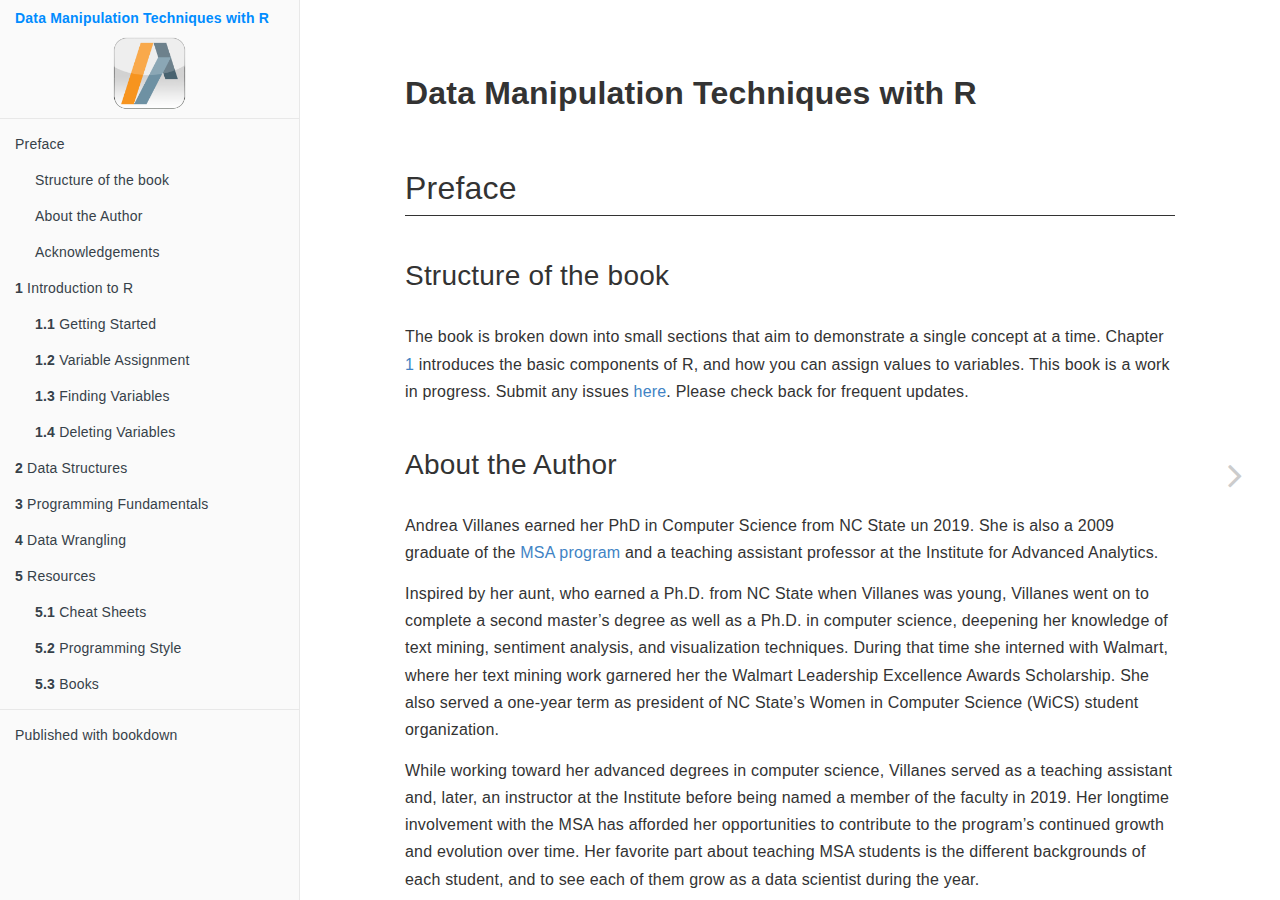
<file: docs/index.html>
<!DOCTYPE html>
<html lang="" xml:lang="">
<head>

  <meta charset="utf-8" />
  <meta http-equiv="X-UA-Compatible" content="IE=edge" />
  <title>Data Manipulation Techniques with R</title>
  <meta name="description" content="Data Manipulation Techniques with R" />
  <meta name="generator" content="bookdown 0.21 and GitBook 2.6.7" />

  <meta property="og:title" content="Data Manipulation Techniques with R" />
  <meta property="og:type" content="book" />
  
  
  
  <meta name="github-repo" content="andreavillanes/R_Data_Manipulation_Techniques" />

  <meta name="twitter:card" content="summary" />
  <meta name="twitter:title" content="Data Manipulation Techniques with R" />
  
  
  




  <meta name="viewport" content="width=device-width, initial-scale=1" />
  <meta name="apple-mobile-web-app-capable" content="yes" />
  <meta name="apple-mobile-web-app-status-bar-style" content="black" />
  
  

<link rel="next" href="introduction.html"/>
<script src="libs/header-attrs-2.7/header-attrs.js"></script>
<script src="libs/jquery-2.2.3/jquery.min.js"></script>
<link href="libs/gitbook-2.6.7/css/style.css" rel="stylesheet" />
<link href="libs/gitbook-2.6.7/css/plugin-table.css" rel="stylesheet" />
<link href="libs/gitbook-2.6.7/css/plugin-bookdown.css" rel="stylesheet" />
<link href="libs/gitbook-2.6.7/css/plugin-highlight.css" rel="stylesheet" />
<link href="libs/gitbook-2.6.7/css/plugin-search.css" rel="stylesheet" />
<link href="libs/gitbook-2.6.7/css/plugin-fontsettings.css" rel="stylesheet" />
<link href="libs/gitbook-2.6.7/css/plugin-clipboard.css" rel="stylesheet" />











<style type="text/css">
pre > code.sourceCode { white-space: pre; position: relative; }
pre > code.sourceCode > span { display: inline-block; line-height: 1.25; }
pre > code.sourceCode > span:empty { height: 1.2em; }
.sourceCode { overflow: visible; }
code.sourceCode > span { color: inherit; text-decoration: inherit; }
pre.sourceCode { margin: 0; }
@media screen {
div.sourceCode { overflow: auto; }
}
@media print {
pre > code.sourceCode { white-space: pre-wrap; }
pre > code.sourceCode > span { text-indent: -5em; padding-left: 5em; }
}
pre.numberSource code
  { counter-reset: source-line 0; }
pre.numberSource code > span
  { position: relative; left: -4em; counter-increment: source-line; }
pre.numberSource code > span > a:first-child::before
  { content: counter(source-line);
    position: relative; left: -1em; text-align: right; vertical-align: baseline;
    border: none; display: inline-block;
    -webkit-touch-callout: none; -webkit-user-select: none;
    -khtml-user-select: none; -moz-user-select: none;
    -ms-user-select: none; user-select: none;
    padding: 0 4px; width: 4em;
    color: #aaaaaa;
  }
pre.numberSource { margin-left: 3em; border-left: 1px solid #aaaaaa;  padding-left: 4px; }
div.sourceCode
  {   }
@media screen {
pre > code.sourceCode > span > a:first-child::before { text-decoration: underline; }
}
code span.al { color: #ff0000; font-weight: bold; } /* Alert */
code span.an { color: #60a0b0; font-weight: bold; font-style: italic; } /* Annotation */
code span.at { color: #7d9029; } /* Attribute */
code span.bn { color: #40a070; } /* BaseN */
code span.bu { } /* BuiltIn */
code span.cf { color: #007020; font-weight: bold; } /* ControlFlow */
code span.ch { color: #4070a0; } /* Char */
code span.cn { color: #880000; } /* Constant */
code span.co { color: #60a0b0; font-style: italic; } /* Comment */
code span.cv { color: #60a0b0; font-weight: bold; font-style: italic; } /* CommentVar */
code span.do { color: #ba2121; font-style: italic; } /* Documentation */
code span.dt { color: #902000; } /* DataType */
code span.dv { color: #40a070; } /* DecVal */
code span.er { color: #ff0000; font-weight: bold; } /* Error */
code span.ex { } /* Extension */
code span.fl { color: #40a070; } /* Float */
code span.fu { color: #06287e; } /* Function */
code span.im { } /* Import */
code span.in { color: #60a0b0; font-weight: bold; font-style: italic; } /* Information */
code span.kw { color: #007020; font-weight: bold; } /* Keyword */
code span.op { color: #666666; } /* Operator */
code span.ot { color: #007020; } /* Other */
code span.pp { color: #bc7a00; } /* Preprocessor */
code span.sc { color: #4070a0; } /* SpecialChar */
code span.ss { color: #bb6688; } /* SpecialString */
code span.st { color: #4070a0; } /* String */
code span.va { color: #19177c; } /* Variable */
code span.vs { color: #4070a0; } /* VerbatimString */
code span.wa { color: #60a0b0; font-weight: bold; font-style: italic; } /* Warning */
</style>

<link rel="stylesheet" href="style.css" type="text/css" />
</head>

<body>



  <div class="book without-animation with-summary font-size-2 font-family-1" data-basepath=".">

    <div class="book-summary">
      <nav role="navigation">

<ul class="summary">
<li><a style="font-weight:bold" href="https://andreavillanes.github.io/R_Data_Manipulation_Techniques/">Data Manipulation Techniques with R</a>
<img src="./img/iaaicon.png" alt="IAA"  class="center"</li>

<li class="divider"></li>
<li class="chapter" data-level="" data-path="index.html"><a href="index.html"><i class="fa fa-check"></i>Preface</a>
<ul>
<li class="chapter" data-level="" data-path="index.html"><a href="index.html#structure-of-the-book"><i class="fa fa-check"></i>Structure of the book</a></li>
<li class="chapter" data-level="" data-path="index.html"><a href="index.html#about-the-author"><i class="fa fa-check"></i>About the Author</a></li>
<li class="chapter" data-level="" data-path="index.html"><a href="index.html#acknowledgements"><i class="fa fa-check"></i>Acknowledgements</a></li>
</ul></li>
<li class="chapter" data-level="1" data-path="introduction.html"><a href="introduction.html"><i class="fa fa-check"></i><b>1</b> Introduction to R</a>
<ul>
<li class="chapter" data-level="1.1" data-path="introduction.html"><a href="introduction.html#getting-started"><i class="fa fa-check"></i><b>1.1</b> Getting Started</a></li>
<li class="chapter" data-level="1.2" data-path="introduction.html"><a href="introduction.html#variable-assignment"><i class="fa fa-check"></i><b>1.2</b> Variable Assignment</a></li>
<li class="chapter" data-level="1.3" data-path="introduction.html"><a href="introduction.html#finding-variables"><i class="fa fa-check"></i><b>1.3</b> Finding Variables</a></li>
<li class="chapter" data-level="1.4" data-path="introduction.html"><a href="introduction.html#deleting-variables"><i class="fa fa-check"></i><b>1.4</b> Deleting Variables</a></li>
</ul></li>
<li class="chapter" data-level="2" data-path="data-structures.html"><a href="data-structures.html"><i class="fa fa-check"></i><b>2</b> Data Structures</a></li>
<li class="chapter" data-level="3" data-path="programming-fundamentals.html"><a href="programming-fundamentals.html"><i class="fa fa-check"></i><b>3</b> Programming Fundamentals</a></li>
<li class="chapter" data-level="4" data-path="data-wrangling.html"><a href="data-wrangling.html"><i class="fa fa-check"></i><b>4</b> Data Wrangling</a></li>
<li class="chapter" data-level="5" data-path="resources.html"><a href="resources.html"><i class="fa fa-check"></i><b>5</b> Resources</a>
<ul>
<li class="chapter" data-level="5.1" data-path="resources.html"><a href="resources.html#cheat-sheets"><i class="fa fa-check"></i><b>5.1</b> Cheat Sheets</a></li>
<li class="chapter" data-level="5.2" data-path="resources.html"><a href="resources.html#programming-style"><i class="fa fa-check"></i><b>5.2</b> Programming Style</a></li>
<li class="chapter" data-level="5.3" data-path="resources.html"><a href="resources.html#books"><i class="fa fa-check"></i><b>5.3</b> Books</a></li>
</ul></li>
<li class="divider"></li>
<li><a href="https://github.com/rstudio/bookdown" target="blank">Published with bookdown</a></li>

</ul>

      </nav>
    </div>

    <div class="book-body">
      <div class="body-inner">
        <div class="book-header" role="navigation">
          <h1>
            <i class="fa fa-circle-o-notch fa-spin"></i><a href="./">Data Manipulation Techniques with R</a>
          </h1>
        </div>

        <div class="page-wrapper" tabindex="-1" role="main">
          <div class="page-inner">

            <section class="normal" id="section-">
<div id="header">
<h1 class="title">Data Manipulation Techniques with R</h1>
</div>
<div id="preface" class="section level1 unnumbered">
<h1>Preface</h1>
<div id="structure-of-the-book" class="section level2 unnumbered">
<h2>Structure of the book</h2>
<p>The book is broken down into small sections that aim to demonstrate a single concept at a time. Chapter <a href="introduction.html#introduction">1</a> introduces the basic components of R, and how you can assign values to variables. This book is a work in progress. Submit any issues <a href="https://github.com/andreavillanes/R_Data_Manipulation_Techniques/issues">here</a>. Please check back for frequent updates.</p>
</div>
<div id="about-the-author" class="section level2 unnumbered">
<h2>About the Author</h2>
<p>Andrea Villanes earned her PhD in Computer Science from NC State un 2019. She is also a 2009 graduate of the <a href="https://analytics.ncsu.edu/">MSA program</a> and a teaching assistant professor at the Institute for Advanced Analytics.</p>
<p>Inspired by her aunt, who earned a Ph.D. from NC State when Villanes was young, Villanes went on to complete a second master’s degree as well as a Ph.D. in computer science, deepening her knowledge of text mining, sentiment analysis, and visualization techniques. During that time she interned with Walmart, where her text mining work garnered her the Walmart Leadership Excellence Awards Scholarship. She also served a one-year term as president of NC State’s Women in Computer Science (WiCS) student organization.</p>
<p>While working toward her advanced degrees in computer science, Villanes served as a teaching assistant and, later, an instructor at the Institute before being named a member of the faculty in 2019. Her longtime involvement with the MSA has afforded her opportunities to contribute to the program’s continued growth and evolution over time. Her favorite part about teaching MSA students is the different backgrounds of each student, and to see each of them grow as a data scientist during the year.</p>
<p>In addition to teaching, Villanes is actively involved in the broader data science community. She is the co-founder of Women in Technology Perú, which brings together women who are interested in different areas of technology, as well as the co-founder of Zunti, a new entrepreneurial venture that promotes the use of data science in companies in Latin America.</p>
</div>
<div id="acknowledgements" class="section level2 unnumbered">
<h2>Acknowledgements</h2>
<p>The author would like to thank the members of the faculty and the TAs at the Institute who provided feedback on this work.</p>

</div>
</div>
            </section>

          </div>
        </div>
      </div>

<a href="introduction.html" class="navigation navigation-next navigation-unique" aria-label="Next page"><i class="fa fa-angle-right"></i></a>
    </div>
  </div>
<script src="libs/gitbook-2.6.7/js/app.min.js"></script>
<script src="libs/gitbook-2.6.7/js/lunr.js"></script>
<script src="libs/gitbook-2.6.7/js/clipboard.min.js"></script>
<script src="libs/gitbook-2.6.7/js/plugin-search.js"></script>
<script src="libs/gitbook-2.6.7/js/plugin-sharing.js"></script>
<script src="libs/gitbook-2.6.7/js/plugin-fontsettings.js"></script>
<script src="libs/gitbook-2.6.7/js/plugin-bookdown.js"></script>
<script src="libs/gitbook-2.6.7/js/jquery.highlight.js"></script>
<script src="libs/gitbook-2.6.7/js/plugin-clipboard.js"></script>
<script>
gitbook.require(["gitbook"], function(gitbook) {
gitbook.start({
"sharing": {
"github": true,
"facebook": false,
"twitter": true,
"linkedin": false,
"weibo": false,
"instapaper": false,
"vk": false,
"all": ["facebook", "twitter", "linkedin", "weibo", "instapaper"]
},
"fontsettings": {
"theme": "white",
"family": "sans",
"size": 2
},
"edit": {
"link": "https://github.com/andreavillanes/R_Data_Manipulation_Techniques/edit/master/index.Rmd",
"text": "Edit"
},
"history": {
"link": null,
"text": null
},
"view": {
"link": "https://github.com/andreavillanes/R_Data_Manipulation_Techniques/blob/master/index.Rmd",
"text": null
},
"download": null,
"toc": {
"collapse": "subsection"
}
});
});
</script>

</body>

</html>
</file>
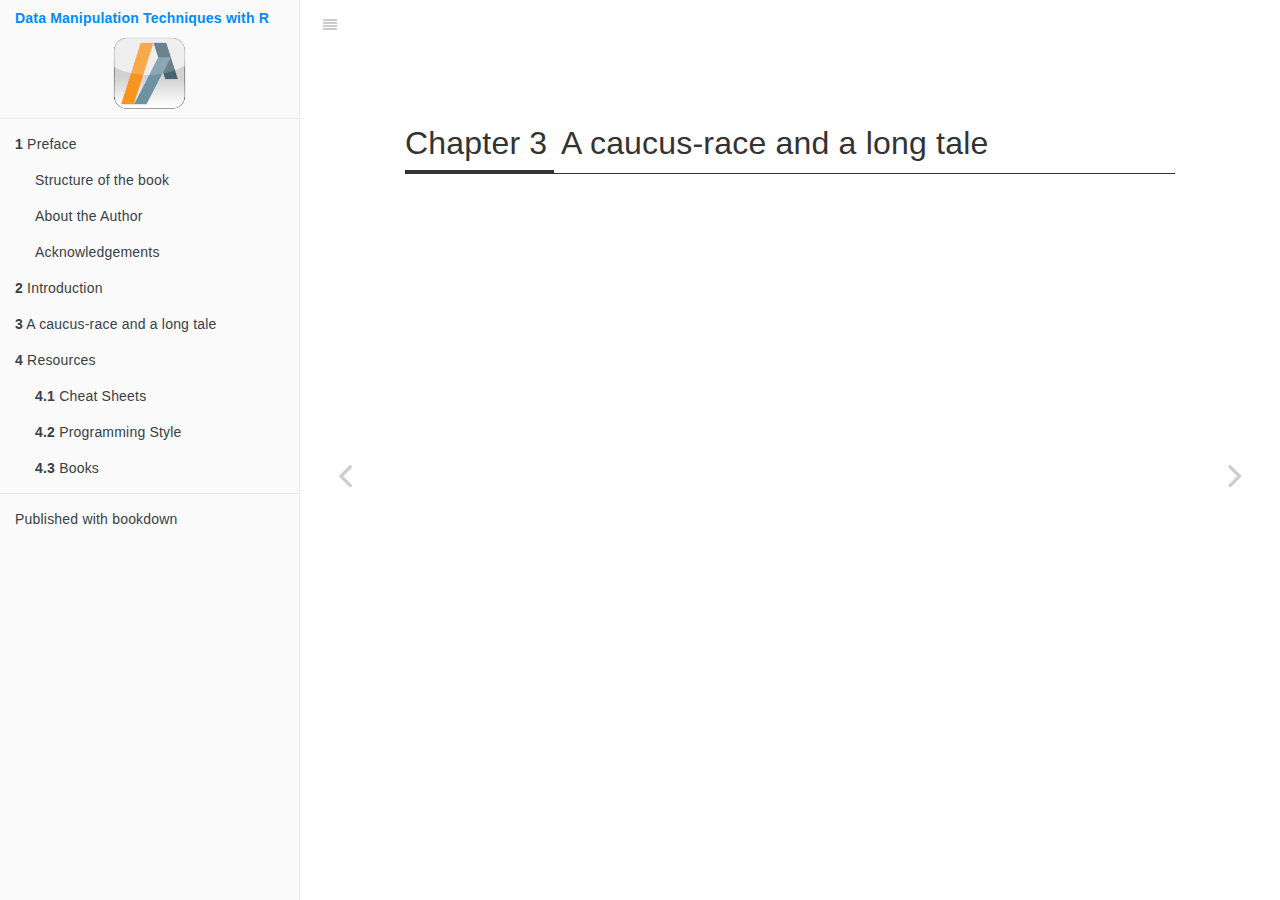
<file: docs/a-caucus-race-and-a-long-tale.html>
<!DOCTYPE html>
<html lang="" xml:lang="">
<head>

  <meta charset="utf-8" />
  <meta http-equiv="X-UA-Compatible" content="IE=edge" />
  <title>Chapter 3 A caucus-race and a long tale | Data Manipulation Techniques with R</title>
  <meta name="description" content="Chapter 3 A caucus-race and a long tale | Data Manipulation Techniques with R" />
  <meta name="generator" content="bookdown 0.21 and GitBook 2.6.7" />

  <meta property="og:title" content="Chapter 3 A caucus-race and a long tale | Data Manipulation Techniques with R" />
  <meta property="og:type" content="book" />
  
  
  
  <meta name="github-repo" content="andreavillanes/R_Data_Manipulation_Techniques" />

  <meta name="twitter:card" content="summary" />
  <meta name="twitter:title" content="Chapter 3 A caucus-race and a long tale | Data Manipulation Techniques with R" />
  
  
  




  <meta name="viewport" content="width=device-width, initial-scale=1" />
  <meta name="apple-mobile-web-app-capable" content="yes" />
  <meta name="apple-mobile-web-app-status-bar-style" content="black" />
  
  
<link rel="prev" href="introduction.html"/>
<link rel="next" href="resources.html"/>
<script src="libs/header-attrs-2.7/header-attrs.js"></script>
<script src="libs/jquery-2.2.3/jquery.min.js"></script>
<link href="libs/gitbook-2.6.7/css/style.css" rel="stylesheet" />
<link href="libs/gitbook-2.6.7/css/plugin-table.css" rel="stylesheet" />
<link href="libs/gitbook-2.6.7/css/plugin-bookdown.css" rel="stylesheet" />
<link href="libs/gitbook-2.6.7/css/plugin-highlight.css" rel="stylesheet" />
<link href="libs/gitbook-2.6.7/css/plugin-search.css" rel="stylesheet" />
<link href="libs/gitbook-2.6.7/css/plugin-fontsettings.css" rel="stylesheet" />
<link href="libs/gitbook-2.6.7/css/plugin-clipboard.css" rel="stylesheet" />












<link rel="stylesheet" href="style.css" type="text/css" />
</head>

<body>



  <div class="book without-animation with-summary font-size-2 font-family-1" data-basepath=".">

    <div class="book-summary">
      <nav role="navigation">

<ul class="summary">
<li><a style="font-weight:bold" href="https://andreavillanes.github.io/R_Data_Manipulation_Techniques/">Data Manipulation Techniques with R</a>
<img src="./img/iaaicon.png" alt="IAA"  class="center"</li>

<li class="divider"></li>
<li class="chapter" data-level="1" data-path="index.html"><a href="index.html"><i class="fa fa-check"></i><b>1</b> Preface</a>
<ul>
<li class="chapter" data-level="" data-path="index.html"><a href="index.html#structure-of-the-book"><i class="fa fa-check"></i>Structure of the book</a></li>
<li class="chapter" data-level="" data-path="index.html"><a href="index.html#about-the-author"><i class="fa fa-check"></i>About the Author</a></li>
<li class="chapter" data-level="" data-path="index.html"><a href="index.html#acknowledgements"><i class="fa fa-check"></i>Acknowledgements</a></li>
</ul></li>
<li class="chapter" data-level="2" data-path="introduction.html"><a href="introduction.html"><i class="fa fa-check"></i><b>2</b> Introduction</a></li>
<li class="chapter" data-level="3" data-path="a-caucus-race-and-a-long-tale.html"><a href="a-caucus-race-and-a-long-tale.html"><i class="fa fa-check"></i><b>3</b> A caucus-race and a long tale</a></li>
<li class="chapter" data-level="4" data-path="resources.html"><a href="resources.html"><i class="fa fa-check"></i><b>4</b> Resources</a>
<ul>
<li class="chapter" data-level="4.1" data-path="resources.html"><a href="resources.html#cheat-sheets"><i class="fa fa-check"></i><b>4.1</b> Cheat Sheets</a></li>
<li class="chapter" data-level="4.2" data-path="resources.html"><a href="resources.html#programming-style"><i class="fa fa-check"></i><b>4.2</b> Programming Style</a></li>
<li class="chapter" data-level="4.3" data-path="resources.html"><a href="resources.html#books"><i class="fa fa-check"></i><b>4.3</b> Books</a></li>
</ul></li>
<li class="divider"></li>
<li><a href="https://github.com/rstudio/bookdown" target="blank">Published with bookdown</a></li>

</ul>

      </nav>
    </div>

    <div class="book-body">
      <div class="body-inner">
        <div class="book-header" role="navigation">
          <h1>
            <i class="fa fa-circle-o-notch fa-spin"></i><a href="./">Data Manipulation Techniques with R</a>
          </h1>
        </div>

        <div class="page-wrapper" tabindex="-1" role="main">
          <div class="page-inner">

            <section class="normal" id="section-">
<div id="a-caucus-race-and-a-long-tale" class="section level1" number="3">
<h1><span class="header-section-number">Chapter 3</span> A caucus-race and a long tale</h1>

</div>
            </section>

          </div>
        </div>
      </div>
<a href="introduction.html" class="navigation navigation-prev " aria-label="Previous page"><i class="fa fa-angle-left"></i></a>
<a href="resources.html" class="navigation navigation-next " aria-label="Next page"><i class="fa fa-angle-right"></i></a>
    </div>
  </div>
<script src="libs/gitbook-2.6.7/js/app.min.js"></script>
<script src="libs/gitbook-2.6.7/js/lunr.js"></script>
<script src="libs/gitbook-2.6.7/js/clipboard.min.js"></script>
<script src="libs/gitbook-2.6.7/js/plugin-search.js"></script>
<script src="libs/gitbook-2.6.7/js/plugin-sharing.js"></script>
<script src="libs/gitbook-2.6.7/js/plugin-fontsettings.js"></script>
<script src="libs/gitbook-2.6.7/js/plugin-bookdown.js"></script>
<script src="libs/gitbook-2.6.7/js/jquery.highlight.js"></script>
<script src="libs/gitbook-2.6.7/js/plugin-clipboard.js"></script>
<script>
gitbook.require(["gitbook"], function(gitbook) {
gitbook.start({
"sharing": {
"github": true,
"facebook": false,
"twitter": true,
"linkedin": false,
"weibo": false,
"instapaper": false,
"vk": false,
"all": ["facebook", "twitter", "linkedin", "weibo", "instapaper"]
},
"fontsettings": {
"theme": "white",
"family": "sans",
"size": 2
},
"edit": {
"link": "https://github.com/andreavillanes/R_Data_Manipulation_Techniques/edit/master/03-race.Rmd",
"text": "Edit"
},
"history": {
"link": null,
"text": null
},
"view": {
"link": "https://github.com/andreavillanes/R_Data_Manipulation_Techniques/blob/master/03-race.Rmd",
"text": null
},
"download": null,
"toc": {
"collapse": "subsection"
}
});
});
</script>

</body>

</html>
</file>
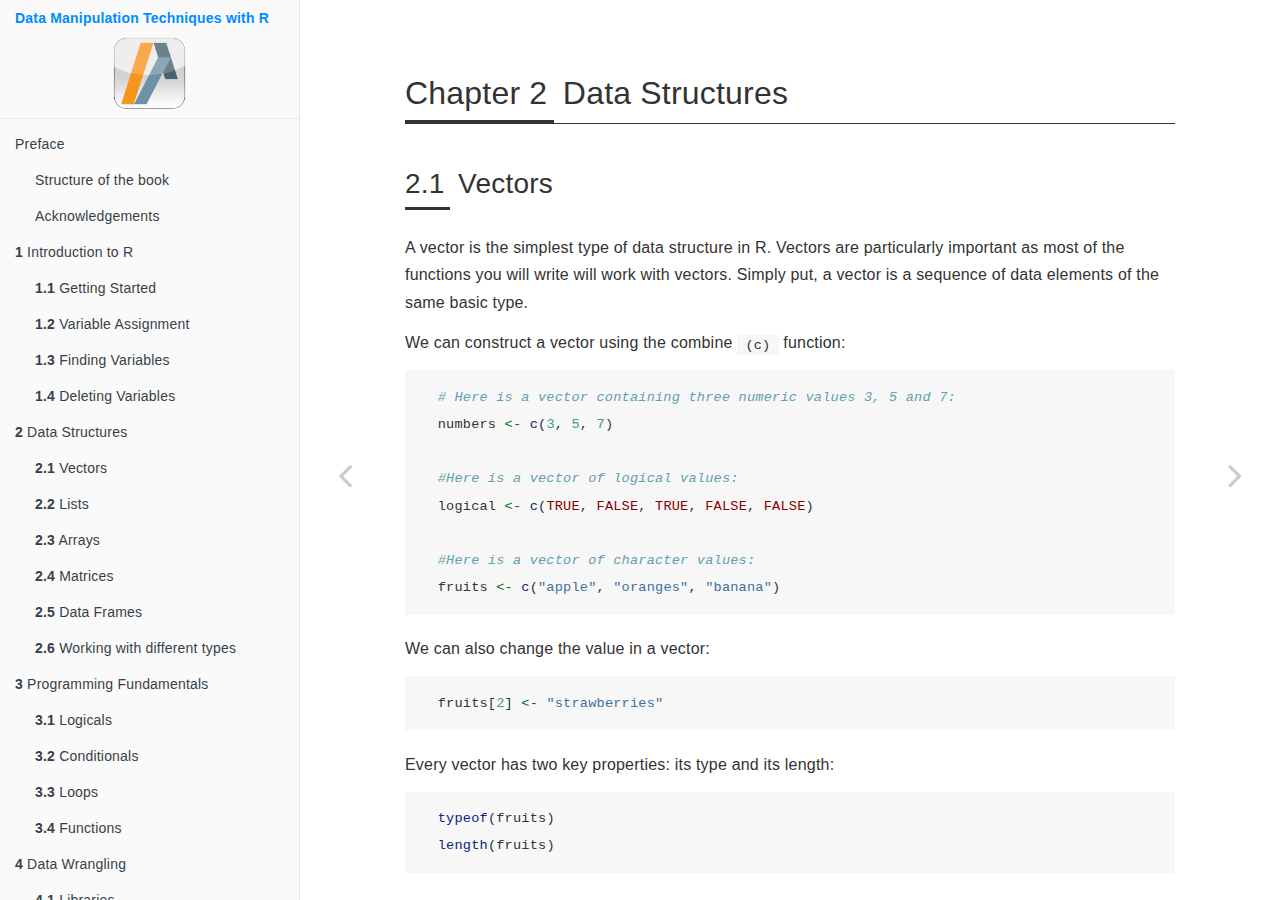
<file: docs/data-structures.html>
<!DOCTYPE html>
<html lang="" xml:lang="">
<head>

  <meta charset="utf-8" />
  <meta http-equiv="X-UA-Compatible" content="IE=edge" />
  <title>Chapter 2 Data Structures | Data Manipulation Techniques with R</title>
  <meta name="description" content="Chapter 2 Data Structures | Data Manipulation Techniques with R" />
  <meta name="generator" content="bookdown 0.21 and GitBook 2.6.7" />

  <meta property="og:title" content="Chapter 2 Data Structures | Data Manipulation Techniques with R" />
  <meta property="og:type" content="book" />
  
  
  
  <meta name="github-repo" content="andreavillanes/R_Data_Manipulation_Techniques" />

  <meta name="twitter:card" content="summary" />
  <meta name="twitter:title" content="Chapter 2 Data Structures | Data Manipulation Techniques with R" />
  
  
  




  <meta name="viewport" content="width=device-width, initial-scale=1" />
  <meta name="apple-mobile-web-app-capable" content="yes" />
  <meta name="apple-mobile-web-app-status-bar-style" content="black" />
  
  
<link rel="prev" href="introduction.html"/>
<link rel="next" href="programming-fundamentals.html"/>
<script src="libs/header-attrs-2.7/header-attrs.js"></script>
<script src="libs/jquery-2.2.3/jquery.min.js"></script>
<link href="libs/gitbook-2.6.7/css/style.css" rel="stylesheet" />
<link href="libs/gitbook-2.6.7/css/plugin-table.css" rel="stylesheet" />
<link href="libs/gitbook-2.6.7/css/plugin-bookdown.css" rel="stylesheet" />
<link href="libs/gitbook-2.6.7/css/plugin-highlight.css" rel="stylesheet" />
<link href="libs/gitbook-2.6.7/css/plugin-search.css" rel="stylesheet" />
<link href="libs/gitbook-2.6.7/css/plugin-fontsettings.css" rel="stylesheet" />
<link href="libs/gitbook-2.6.7/css/plugin-clipboard.css" rel="stylesheet" />











<style type="text/css">
pre > code.sourceCode { white-space: pre; position: relative; }
pre > code.sourceCode > span { display: inline-block; line-height: 1.25; }
pre > code.sourceCode > span:empty { height: 1.2em; }
.sourceCode { overflow: visible; }
code.sourceCode > span { color: inherit; text-decoration: inherit; }
pre.sourceCode { margin: 0; }
@media screen {
div.sourceCode { overflow: auto; }
}
@media print {
pre > code.sourceCode { white-space: pre-wrap; }
pre > code.sourceCode > span { text-indent: -5em; padding-left: 5em; }
}
pre.numberSource code
  { counter-reset: source-line 0; }
pre.numberSource code > span
  { position: relative; left: -4em; counter-increment: source-line; }
pre.numberSource code > span > a:first-child::before
  { content: counter(source-line);
    position: relative; left: -1em; text-align: right; vertical-align: baseline;
    border: none; display: inline-block;
    -webkit-touch-callout: none; -webkit-user-select: none;
    -khtml-user-select: none; -moz-user-select: none;
    -ms-user-select: none; user-select: none;
    padding: 0 4px; width: 4em;
    color: #aaaaaa;
  }
pre.numberSource { margin-left: 3em; border-left: 1px solid #aaaaaa;  padding-left: 4px; }
div.sourceCode
  {   }
@media screen {
pre > code.sourceCode > span > a:first-child::before { text-decoration: underline; }
}
code span.al { color: #ff0000; font-weight: bold; } /* Alert */
code span.an { color: #60a0b0; font-weight: bold; font-style: italic; } /* Annotation */
code span.at { color: #7d9029; } /* Attribute */
code span.bn { color: #40a070; } /* BaseN */
code span.bu { } /* BuiltIn */
code span.cf { color: #007020; font-weight: bold; } /* ControlFlow */
code span.ch { color: #4070a0; } /* Char */
code span.cn { color: #880000; } /* Constant */
code span.co { color: #60a0b0; font-style: italic; } /* Comment */
code span.cv { color: #60a0b0; font-weight: bold; font-style: italic; } /* CommentVar */
code span.do { color: #ba2121; font-style: italic; } /* Documentation */
code span.dt { color: #902000; } /* DataType */
code span.dv { color: #40a070; } /* DecVal */
code span.er { color: #ff0000; font-weight: bold; } /* Error */
code span.ex { } /* Extension */
code span.fl { color: #40a070; } /* Float */
code span.fu { color: #06287e; } /* Function */
code span.im { } /* Import */
code span.in { color: #60a0b0; font-weight: bold; font-style: italic; } /* Information */
code span.kw { color: #007020; font-weight: bold; } /* Keyword */
code span.op { color: #666666; } /* Operator */
code span.ot { color: #007020; } /* Other */
code span.pp { color: #bc7a00; } /* Preprocessor */
code span.sc { color: #4070a0; } /* SpecialChar */
code span.ss { color: #bb6688; } /* SpecialString */
code span.st { color: #4070a0; } /* String */
code span.va { color: #19177c; } /* Variable */
code span.vs { color: #4070a0; } /* VerbatimString */
code span.wa { color: #60a0b0; font-weight: bold; font-style: italic; } /* Warning */
</style>

<link rel="stylesheet" href="style.css" type="text/css" />
</head>

<body>



  <div class="book without-animation with-summary font-size-2 font-family-1" data-basepath=".">

    <div class="book-summary">
      <nav role="navigation">

<ul class="summary">
<li><a style="font-weight:bold" href="https://andreavillanes.github.io/R_Data_Manipulation_Techniques/">Data Manipulation Techniques with R</a>
<img src="./img/iaaicon.png" alt="IAA"  class="center"</li>

<li class="divider"></li>
<li class="chapter" data-level="" data-path="index.html"><a href="index.html"><i class="fa fa-check"></i>Preface</a>
<ul>
<li class="chapter" data-level="" data-path="index.html"><a href="index.html#structure-of-the-book"><i class="fa fa-check"></i>Structure of the book</a></li>
<li class="chapter" data-level="" data-path="index.html"><a href="index.html#acknowledgements"><i class="fa fa-check"></i>Acknowledgements</a></li>
</ul></li>
<li class="chapter" data-level="1" data-path="introduction.html"><a href="introduction.html"><i class="fa fa-check"></i><b>1</b> Introduction to R</a>
<ul>
<li class="chapter" data-level="1.1" data-path="introduction.html"><a href="introduction.html#getting-started"><i class="fa fa-check"></i><b>1.1</b> Getting Started</a></li>
<li class="chapter" data-level="1.2" data-path="introduction.html"><a href="introduction.html#variable-assignment"><i class="fa fa-check"></i><b>1.2</b> Variable Assignment</a></li>
<li class="chapter" data-level="1.3" data-path="introduction.html"><a href="introduction.html#finding-variables"><i class="fa fa-check"></i><b>1.3</b> Finding Variables</a></li>
<li class="chapter" data-level="1.4" data-path="introduction.html"><a href="introduction.html#deleting-variables"><i class="fa fa-check"></i><b>1.4</b> Deleting Variables</a></li>
</ul></li>
<li class="chapter" data-level="2" data-path="data-structures.html"><a href="data-structures.html"><i class="fa fa-check"></i><b>2</b> Data Structures</a>
<ul>
<li class="chapter" data-level="2.1" data-path="data-structures.html"><a href="data-structures.html#vectors"><i class="fa fa-check"></i><b>2.1</b> Vectors</a></li>
<li class="chapter" data-level="2.2" data-path="data-structures.html"><a href="data-structures.html#lists"><i class="fa fa-check"></i><b>2.2</b> Lists</a></li>
<li class="chapter" data-level="2.3" data-path="data-structures.html"><a href="data-structures.html#arrays"><i class="fa fa-check"></i><b>2.3</b> Arrays</a></li>
<li class="chapter" data-level="2.4" data-path="data-structures.html"><a href="data-structures.html#matrices"><i class="fa fa-check"></i><b>2.4</b> Matrices</a></li>
<li class="chapter" data-level="2.5" data-path="data-structures.html"><a href="data-structures.html#data-frames"><i class="fa fa-check"></i><b>2.5</b> Data Frames</a></li>
<li class="chapter" data-level="2.6" data-path="data-structures.html"><a href="data-structures.html#working-with-different-types"><i class="fa fa-check"></i><b>2.6</b> Working with different types</a></li>
</ul></li>
<li class="chapter" data-level="3" data-path="programming-fundamentals.html"><a href="programming-fundamentals.html"><i class="fa fa-check"></i><b>3</b> Programming Fundamentals</a>
<ul>
<li class="chapter" data-level="3.1" data-path="programming-fundamentals.html"><a href="programming-fundamentals.html#logicals"><i class="fa fa-check"></i><b>3.1</b> Logicals</a></li>
<li class="chapter" data-level="3.2" data-path="programming-fundamentals.html"><a href="programming-fundamentals.html#conditionals"><i class="fa fa-check"></i><b>3.2</b> Conditionals</a></li>
<li class="chapter" data-level="3.3" data-path="programming-fundamentals.html"><a href="programming-fundamentals.html#loops"><i class="fa fa-check"></i><b>3.3</b> Loops</a></li>
<li class="chapter" data-level="3.4" data-path="programming-fundamentals.html"><a href="programming-fundamentals.html#functions"><i class="fa fa-check"></i><b>3.4</b> Functions</a></li>
</ul></li>
<li class="chapter" data-level="4" data-path="data-wrangling.html"><a href="data-wrangling.html"><i class="fa fa-check"></i><b>4</b> Data Wrangling</a>
<ul>
<li class="chapter" data-level="4.1" data-path="data-wrangling.html"><a href="data-wrangling.html#libraries"><i class="fa fa-check"></i><b>4.1</b> Libraries</a></li>
<li class="chapter" data-level="4.2" data-path="data-wrangling.html"><a href="data-wrangling.html#importing-exporting-data"><i class="fa fa-check"></i><b>4.2</b> Importing &amp; Exporting Data</a></li>
<li class="chapter" data-level="4.3" data-path="data-wrangling.html"><a href="data-wrangling.html#dplyr-and-tidyverse"><i class="fa fa-check"></i><b>4.3</b> dplyr and tidyverse</a></li>
<li class="chapter" data-level="4.4" data-path="data-wrangling.html"><a href="data-wrangling.html#data-manipulation---dplyr-basics"><i class="fa fa-check"></i><b>4.4</b> Data manipulation - dplyr basics</a></li>
<li class="chapter" data-level="4.5" data-path="data-wrangling.html"><a href="data-wrangling.html#dplyr---pipe-operator"><i class="fa fa-check"></i><b>4.5</b> dplyr - pipe operator</a></li>
<li class="chapter" data-level="4.6" data-path="data-wrangling.html"><a href="data-wrangling.html#stringr-package"><i class="fa fa-check"></i><b>4.6</b> stringr package</a></li>
<li class="chapter" data-level="4.7" data-path="data-wrangling.html"><a href="data-wrangling.html#combining-data---dplyr"><i class="fa fa-check"></i><b>4.7</b> Combining Data - dplyr</a></li>
<li class="chapter" data-level="4.8" data-path="data-wrangling.html"><a href="data-wrangling.html#cheat-sheet"><i class="fa fa-check"></i><b>4.8</b> Cheat Sheet</a></li>
<li class="chapter" data-level="4.9" data-path="data-wrangling.html"><a href="data-wrangling.html#extra---sqldf"><i class="fa fa-check"></i><b>4.9</b> Extra - sqldf</a></li>
</ul></li>
<li class="chapter" data-level="5" data-path="resources.html"><a href="resources.html"><i class="fa fa-check"></i><b>5</b> Resources</a>
<ul>
<li class="chapter" data-level="5.1" data-path="resources.html"><a href="resources.html#cheat-sheets"><i class="fa fa-check"></i><b>5.1</b> Cheat Sheets</a></li>
<li class="chapter" data-level="5.2" data-path="resources.html"><a href="resources.html#programming-style"><i class="fa fa-check"></i><b>5.2</b> Programming Style</a></li>
<li class="chapter" data-level="5.3" data-path="resources.html"><a href="resources.html#other-resources"><i class="fa fa-check"></i><b>5.3</b> Other resources</a></li>
<li class="chapter" data-level="5.4" data-path="resources.html"><a href="resources.html#books"><i class="fa fa-check"></i><b>5.4</b> Books</a></li>
</ul></li>
<li class="divider"></li>
<li><a href="https://github.com/rstudio/bookdown" target="blank">Published with bookdown</a></li>

</ul>

      </nav>
    </div>

    <div class="book-body">
      <div class="body-inner">
        <div class="book-header" role="navigation">
          <h1>
            <i class="fa fa-circle-o-notch fa-spin"></i><a href="./">Data Manipulation Techniques with R</a>
          </h1>
        </div>

        <div class="page-wrapper" tabindex="-1" role="main">
          <div class="page-inner">

            <section class="normal" id="section-">
<div id="data-structures" class="section level1" number="2">
<h1><span class="header-section-number">Chapter 2</span> Data Structures</h1>
<div id="vectors" class="section level2" number="2.1">
<h2><span class="header-section-number">2.1</span> Vectors</h2>
<p>A vector is the simplest type of data structure in R. Vectors are particularly important as most of the functions you will write will work with vectors. Simply put, a vector is a sequence of data elements of the same basic type.</p>
<p>We can construct a vector using the combine <code>(c)</code> function:</p>
<div class="sourceCode" id="cb1"><pre class="sourceCode r"><code class="sourceCode r"><span id="cb1-1"><a href="data-structures.html#cb1-1" aria-hidden="true" tabindex="-1"></a>  <span class="co"># Here is a vector containing three numeric values 3, 5 and 7:</span></span>
<span id="cb1-2"><a href="data-structures.html#cb1-2" aria-hidden="true" tabindex="-1"></a>  numbers <span class="ot">&lt;-</span> <span class="fu">c</span>(<span class="dv">3</span>, <span class="dv">5</span>, <span class="dv">7</span>)</span>
<span id="cb1-3"><a href="data-structures.html#cb1-3" aria-hidden="true" tabindex="-1"></a></span>
<span id="cb1-4"><a href="data-structures.html#cb1-4" aria-hidden="true" tabindex="-1"></a>  <span class="co">#Here is a vector of logical values:</span></span>
<span id="cb1-5"><a href="data-structures.html#cb1-5" aria-hidden="true" tabindex="-1"></a>  logical <span class="ot">&lt;-</span> <span class="fu">c</span>(<span class="cn">TRUE</span>, <span class="cn">FALSE</span>, <span class="cn">TRUE</span>, <span class="cn">FALSE</span>, <span class="cn">FALSE</span>) </span>
<span id="cb1-6"><a href="data-structures.html#cb1-6" aria-hidden="true" tabindex="-1"></a>  </span>
<span id="cb1-7"><a href="data-structures.html#cb1-7" aria-hidden="true" tabindex="-1"></a>  <span class="co">#Here is a vector of character values:</span></span>
<span id="cb1-8"><a href="data-structures.html#cb1-8" aria-hidden="true" tabindex="-1"></a>  fruits <span class="ot">&lt;-</span> <span class="fu">c</span>(<span class="st">&quot;apple&quot;</span>, <span class="st">&quot;oranges&quot;</span>, <span class="st">&quot;banana&quot;</span>)</span></code></pre></div>
<p>We can also change the value in a vector:</p>
<div class="sourceCode" id="cb2"><pre class="sourceCode r"><code class="sourceCode r"><span id="cb2-1"><a href="data-structures.html#cb2-1" aria-hidden="true" tabindex="-1"></a>  fruits[<span class="dv">2</span>] <span class="ot">&lt;-</span> <span class="st">&quot;strawberries&quot;</span></span></code></pre></div>
<p>Every vector has two key properties: its type and its length:</p>
<div class="sourceCode" id="cb3"><pre class="sourceCode r"><code class="sourceCode r"><span id="cb3-1"><a href="data-structures.html#cb3-1" aria-hidden="true" tabindex="-1"></a>  <span class="fu">typeof</span>(fruits)</span>
<span id="cb3-2"><a href="data-structures.html#cb3-2" aria-hidden="true" tabindex="-1"></a>  <span class="fu">length</span>(fruits)</span></code></pre></div>
<p>You can combine vectors using the combine function as well:</p>
<div class="sourceCode" id="cb4"><pre class="sourceCode r"><code class="sourceCode r"><span id="cb4-1"><a href="data-structures.html#cb4-1" aria-hidden="true" tabindex="-1"></a>  results <span class="ot">&lt;-</span> <span class="fu">c</span>(<span class="dv">1</span>, <span class="dv">2</span>, <span class="dv">3</span>)</span>
<span id="cb4-2"><a href="data-structures.html#cb4-2" aria-hidden="true" tabindex="-1"></a>  other_results <span class="ot">&lt;-</span> <span class="fu">c</span>(<span class="dv">4</span>, <span class="dv">5</span>, <span class="dv">6</span>)</span>
<span id="cb4-3"><a href="data-structures.html#cb4-3" aria-hidden="true" tabindex="-1"></a>  combined_results <span class="ot">&lt;-</span> <span class="fu">c</span>(results, other_results)</span></code></pre></div>
<p>Vectors can be added together in an element-wise operation:</p>
<div class="sourceCode" id="cb5"><pre class="sourceCode r"><code class="sourceCode r"><span id="cb5-1"><a href="data-structures.html#cb5-1" aria-hidden="true" tabindex="-1"></a>  total_add <span class="ot">&lt;-</span> results <span class="sc">+</span> other_results</span>
<span id="cb5-2"><a href="data-structures.html#cb5-2" aria-hidden="true" tabindex="-1"></a>  total_div <span class="ot">&lt;-</span> results <span class="sc">/</span> other_results</span>
<span id="cb5-3"><a href="data-structures.html#cb5-3" aria-hidden="true" tabindex="-1"></a>  total_mod <span class="ot">&lt;-</span> results <span class="sc">%%</span> other_results</span></code></pre></div>
<p>Functions can be applied to each element of the vector. However, not all functions are vectorized (we will cover this later):</p>
<div class="sourceCode" id="cb6"><pre class="sourceCode r"><code class="sourceCode r"><span id="cb6-1"><a href="data-structures.html#cb6-1" aria-hidden="true" tabindex="-1"></a>  total_rou <span class="ot">&lt;-</span> <span class="fu">round</span>(total_div, <span class="dv">1</span>)</span>
<span id="cb6-2"><a href="data-structures.html#cb6-2" aria-hidden="true" tabindex="-1"></a></span>
<span id="cb6-3"><a href="data-structures.html#cb6-3" aria-hidden="true" tabindex="-1"></a>  names <span class="ot">&lt;-</span> <span class="fu">c</span>(<span class="st">&quot;Simmons&quot;</span>, <span class="st">&quot;Race&quot;</span>, <span class="st">&quot;Healey&quot;</span>, <span class="st">&quot;LaBarr&quot;</span>, <span class="st">&quot;Villanes&quot;</span>)</span>
<span id="cb6-4"><a href="data-structures.html#cb6-4" aria-hidden="true" tabindex="-1"></a>  names <span class="ot">&lt;-</span> <span class="fu">sort</span>(names, <span class="at">decreasing =</span> <span class="cn">TRUE</span>)</span></code></pre></div>
<p>There are also functions for constructing useful types of vectors:</p>
<div class="sourceCode" id="cb7"><pre class="sourceCode r"><code class="sourceCode r"><span id="cb7-1"><a href="data-structures.html#cb7-1" aria-hidden="true" tabindex="-1"></a>  <span class="co"># Replicate - replicates a value X number of times </span></span>
<span id="cb7-2"><a href="data-structures.html#cb7-2" aria-hidden="true" tabindex="-1"></a>  identity_vector <span class="ot">&lt;-</span> <span class="fu">rep</span>(<span class="dv">1</span>,<span class="dv">10</span>)</span>
<span id="cb7-3"><a href="data-structures.html#cb7-3" aria-hidden="true" tabindex="-1"></a>  identity_vector</span>
<span id="cb7-4"><a href="data-structures.html#cb7-4" aria-hidden="true" tabindex="-1"></a>  </span>
<span id="cb7-5"><a href="data-structures.html#cb7-5" aria-hidden="true" tabindex="-1"></a>  <span class="co"># Sequence operator &quot;:&quot; From:To </span></span>
<span id="cb7-6"><a href="data-structures.html#cb7-6" aria-hidden="true" tabindex="-1"></a>  sequence_vector <span class="ot">&lt;-</span> <span class="dv">1</span><span class="sc">:</span><span class="dv">10</span></span>
<span id="cb7-7"><a href="data-structures.html#cb7-7" aria-hidden="true" tabindex="-1"></a>  </span>
<span id="cb7-8"><a href="data-structures.html#cb7-8" aria-hidden="true" tabindex="-1"></a>  <span class="co"># Sequence function - allows sequencing by a value</span></span>
<span id="cb7-9"><a href="data-structures.html#cb7-9" aria-hidden="true" tabindex="-1"></a>  sequence_by_two_vector <span class="ot">&lt;-</span> <span class="fu">seq</span>(<span class="dv">0</span>,<span class="dv">10</span>, <span class="dv">2</span>)</span>
<span id="cb7-10"><a href="data-structures.html#cb7-10" aria-hidden="true" tabindex="-1"></a>  sequence_by_two_vector</span>
<span id="cb7-11"><a href="data-structures.html#cb7-11" aria-hidden="true" tabindex="-1"></a>  </span>
<span id="cb7-12"><a href="data-structures.html#cb7-12" aria-hidden="true" tabindex="-1"></a>  <span class="co"># Sample function - take a random sample from a vector</span></span>
<span id="cb7-13"><a href="data-structures.html#cb7-13" aria-hidden="true" tabindex="-1"></a>  random_vector <span class="ot">&lt;-</span> <span class="fu">sample</span>(sequence_by_two_vector,<span class="dv">3</span>)</span>
<span id="cb7-14"><a href="data-structures.html#cb7-14" aria-hidden="true" tabindex="-1"></a>  </span>
<span id="cb7-15"><a href="data-structures.html#cb7-15" aria-hidden="true" tabindex="-1"></a>  <span class="co">#A common trick to randomly permute all elements in a vector is sample(vector_name)</span></span>
<span id="cb7-16"><a href="data-structures.html#cb7-16" aria-hidden="true" tabindex="-1"></a>  permute <span class="ot">&lt;-</span> <span class="fu">sample</span>(numbers)</span></code></pre></div>
<p>Finally, a vector doesn’t have to be made with consistent elements, but it will force them to one type:</p>
<div class="sourceCode" id="cb8"><pre class="sourceCode r"><code class="sourceCode r"><span id="cb8-1"><a href="data-structures.html#cb8-1" aria-hidden="true" tabindex="-1"></a>  values <span class="ot">&lt;-</span> <span class="fu">c</span>(<span class="st">&quot;IAA&quot;</span>, <span class="dv">1</span>, <span class="st">&quot;2021&quot;</span>, <span class="dv">5</span>)</span>
<span id="cb8-2"><a href="data-structures.html#cb8-2" aria-hidden="true" tabindex="-1"></a>  <span class="fu">typeof</span>(values)</span></code></pre></div>
<p>As we mentioned earlier, the elements of a vector can only be of one type. If we want elements of different types… we will need a list.</p>
</div>
<div id="lists" class="section level2" number="2.2">
<h2><span class="header-section-number">2.2</span> Lists</h2>
<p>Lists are objects which contain elements of different types like − numbers, strings, vectors and another list inside it. A list can also contain a matrix or a function as its elements. A list is created using list() function.</p>
<div class="sourceCode" id="cb9"><pre class="sourceCode r"><code class="sourceCode r"><span id="cb9-1"><a href="data-structures.html#cb9-1" aria-hidden="true" tabindex="-1"></a>  <span class="co"># Here are 3 vectors of different types</span></span>
<span id="cb9-2"><a href="data-structures.html#cb9-2" aria-hidden="true" tabindex="-1"></a>  v1 <span class="ot">&lt;-</span> <span class="fu">c</span>(<span class="st">&quot;apple&quot;</span>, <span class="st">&quot;banana&quot;</span>)</span>
<span id="cb9-3"><a href="data-structures.html#cb9-3" aria-hidden="true" tabindex="-1"></a>  v2 <span class="ot">&lt;-</span> <span class="fu">c</span>(<span class="st">&quot;dog&quot;</span>, <span class="st">&quot;cat&quot;</span>, <span class="st">&quot;bunny&quot;</span>, <span class="st">&quot;pig&quot;</span>, <span class="st">&quot;cow&quot;</span>, <span class="st">&quot;horse&quot;</span>)</span>
<span id="cb9-4"><a href="data-structures.html#cb9-4" aria-hidden="true" tabindex="-1"></a>  v3 <span class="ot">&lt;-</span> <span class="fu">seq</span>(<span class="dv">0</span>,<span class="dv">10</span>,<span class="at">by=</span><span class="dv">2</span>)</span>
<span id="cb9-5"><a href="data-structures.html#cb9-5" aria-hidden="true" tabindex="-1"></a>  </span>
<span id="cb9-6"><a href="data-structures.html#cb9-6" aria-hidden="true" tabindex="-1"></a>  v1;v2;v3</span></code></pre></div>
<p>We can put all of these vectors into a list:</p>
<div class="sourceCode" id="cb10"><pre class="sourceCode r"><code class="sourceCode r"><span id="cb10-1"><a href="data-structures.html#cb10-1" aria-hidden="true" tabindex="-1"></a>  <span class="co"># Here are 3 vectors of different types</span></span>
<span id="cb10-2"><a href="data-structures.html#cb10-2" aria-hidden="true" tabindex="-1"></a>  l1 <span class="ot">&lt;-</span> <span class="fu">list</span>(v1, v2, v3)</span>
<span id="cb10-3"><a href="data-structures.html#cb10-3" aria-hidden="true" tabindex="-1"></a></span>
<span id="cb10-4"><a href="data-structures.html#cb10-4" aria-hidden="true" tabindex="-1"></a>  <span class="fu">class</span>(l1)</span>
<span id="cb10-5"><a href="data-structures.html#cb10-5" aria-hidden="true" tabindex="-1"></a>  <span class="fu">typeof</span>(l1)  </span></code></pre></div>
<p>List elements can be accessed via index. Each of the components of a list is accessed via the double bracket [[x]] syntax:</p>
<div class="sourceCode" id="cb11"><pre class="sourceCode r"><code class="sourceCode r"><span id="cb11-1"><a href="data-structures.html#cb11-1" aria-hidden="true" tabindex="-1"></a>  <span class="co"># First element in the list</span></span>
<span id="cb11-2"><a href="data-structures.html#cb11-2" aria-hidden="true" tabindex="-1"></a>  l1[[<span class="dv">1</span>]]</span>
<span id="cb11-3"><a href="data-structures.html#cb11-3" aria-hidden="true" tabindex="-1"></a>  </span>
<span id="cb11-4"><a href="data-structures.html#cb11-4" aria-hidden="true" tabindex="-1"></a>  <span class="co"># First element in the first element (vector) of the list</span></span>
<span id="cb11-5"><a href="data-structures.html#cb11-5" aria-hidden="true" tabindex="-1"></a>  l1[[<span class="dv">1</span>]][<span class="dv">1</span>]</span></code></pre></div>
<p>List elements can be named:</p>
<div class="sourceCode" id="cb12"><pre class="sourceCode r"><code class="sourceCode r"><span id="cb12-1"><a href="data-structures.html#cb12-1" aria-hidden="true" tabindex="-1"></a>  <span class="fu">names</span>(l1) <span class="ot">&lt;-</span> <span class="fu">c</span>(<span class="st">&quot;Fruit&quot;</span>, <span class="st">&quot;Animals&quot;</span>, <span class="st">&quot;Even_Numbers&quot;</span>)</span></code></pre></div>
<p>Or they can be named upon creating the list:</p>
<div class="sourceCode" id="cb13"><pre class="sourceCode r"><code class="sourceCode r"><span id="cb13-1"><a href="data-structures.html#cb13-1" aria-hidden="true" tabindex="-1"></a>  l1 <span class="ot">&lt;-</span> <span class="fu">list</span>(<span class="at">Fruit=</span>v1, <span class="at">Animals=</span>v2, <span class="at">Even_Numbers=</span>v3)</span></code></pre></div>
<p>The elements in a list can be retrieved by name:</p>
<div class="sourceCode" id="cb14"><pre class="sourceCode r"><code class="sourceCode r"><span id="cb14-1"><a href="data-structures.html#cb14-1" aria-hidden="true" tabindex="-1"></a>  l1<span class="sc">$</span>Fruit</span>
<span id="cb14-2"><a href="data-structures.html#cb14-2" aria-hidden="true" tabindex="-1"></a>  l1<span class="sc">$</span>Fruit[<span class="dv">1</span>]</span>
<span id="cb14-3"><a href="data-structures.html#cb14-3" aria-hidden="true" tabindex="-1"></a>  </span>
<span id="cb14-4"><a href="data-structures.html#cb14-4" aria-hidden="true" tabindex="-1"></a>  l1<span class="sc">$</span>Even_Numbers</span>
<span id="cb14-5"><a href="data-structures.html#cb14-5" aria-hidden="true" tabindex="-1"></a>  <span class="fu">max</span>(l1<span class="sc">$</span>Even_Numbers)</span></code></pre></div>
<p>A list can even contain lists:</p>
<div class="sourceCode" id="cb15"><pre class="sourceCode r"><code class="sourceCode r"><span id="cb15-1"><a href="data-structures.html#cb15-1" aria-hidden="true" tabindex="-1"></a>  l2 <span class="ot">&lt;-</span> <span class="fu">list</span>(<span class="at">Odd_Numbers=</span><span class="fu">seq</span>(<span class="dv">1</span>,<span class="dv">10</span>,<span class="at">by=</span><span class="dv">2</span>), <span class="at">list1=</span>l1)</span>
<span id="cb15-2"><a href="data-structures.html#cb15-2" aria-hidden="true" tabindex="-1"></a></span>
<span id="cb15-3"><a href="data-structures.html#cb15-3" aria-hidden="true" tabindex="-1"></a>  <span class="co"># First Vector</span></span>
<span id="cb15-4"><a href="data-structures.html#cb15-4" aria-hidden="true" tabindex="-1"></a>  l2<span class="sc">$</span>Odd_Numbers</span>
<span id="cb15-5"><a href="data-structures.html#cb15-5" aria-hidden="true" tabindex="-1"></a>  l2[[<span class="dv">1</span>]]</span>
<span id="cb15-6"><a href="data-structures.html#cb15-6" aria-hidden="true" tabindex="-1"></a>  </span>
<span id="cb15-7"><a href="data-structures.html#cb15-7" aria-hidden="true" tabindex="-1"></a>  <span class="co"># l1 within L2</span></span>
<span id="cb15-8"><a href="data-structures.html#cb15-8" aria-hidden="true" tabindex="-1"></a>  l2<span class="sc">$</span>list1</span>
<span id="cb15-9"><a href="data-structures.html#cb15-9" aria-hidden="true" tabindex="-1"></a>  l2[[<span class="dv">2</span>]]</span>
<span id="cb15-10"><a href="data-structures.html#cb15-10" aria-hidden="true" tabindex="-1"></a>  </span>
<span id="cb15-11"><a href="data-structures.html#cb15-11" aria-hidden="true" tabindex="-1"></a>  l2<span class="sc">$</span>list1<span class="sc">$</span>Fruit</span>
<span id="cb15-12"><a href="data-structures.html#cb15-12" aria-hidden="true" tabindex="-1"></a>  l2[[<span class="dv">2</span>]][<span class="dv">1</span>]</span>
<span id="cb15-13"><a href="data-structures.html#cb15-13" aria-hidden="true" tabindex="-1"></a>  </span>
<span id="cb15-14"><a href="data-structures.html#cb15-14" aria-hidden="true" tabindex="-1"></a>  l2<span class="sc">$</span>list1<span class="sc">$</span>Fruit[<span class="dv">1</span>]</span>
<span id="cb15-15"><a href="data-structures.html#cb15-15" aria-hidden="true" tabindex="-1"></a>  l2[[<span class="dv">2</span>]][[<span class="dv">1</span>]][<span class="dv">1</span>]</span>
<span id="cb15-16"><a href="data-structures.html#cb15-16" aria-hidden="true" tabindex="-1"></a>  </span>
<span id="cb15-17"><a href="data-structures.html#cb15-17" aria-hidden="true" tabindex="-1"></a>  l2[[<span class="dv">2</span>]][[<span class="dv">1</span>]][<span class="dv">3</span>] <span class="ot">&lt;-</span> <span class="st">&quot;blueberry&quot;</span></span>
<span id="cb15-18"><a href="data-structures.html#cb15-18" aria-hidden="true" tabindex="-1"></a>  l2<span class="sc">$</span>list1<span class="sc">$</span>Fruit</span>
<span id="cb15-19"><a href="data-structures.html#cb15-19" aria-hidden="true" tabindex="-1"></a>  l2</span></code></pre></div>
<p>To combine lists:</p>
<div class="sourceCode" id="cb16"><pre class="sourceCode r"><code class="sourceCode r"><span id="cb16-1"><a href="data-structures.html#cb16-1" aria-hidden="true" tabindex="-1"></a>  l4 <span class="ot">&lt;-</span> <span class="fu">list</span>(<span class="at">More_Fruit=</span><span class="fu">c</span>(<span class="st">&quot;melon&quot;</span>, <span class="st">&quot;orange&quot;</span>))</span>
<span id="cb16-2"><a href="data-structures.html#cb16-2" aria-hidden="true" tabindex="-1"></a>  l1 <span class="ot">&lt;-</span> <span class="fu">c</span>(l1,l4)</span></code></pre></div>
<p>Finally, if we want to update part of a list, we can just operate on and update it accordingly:</p>
<div class="sourceCode" id="cb17"><pre class="sourceCode r"><code class="sourceCode r"><span id="cb17-1"><a href="data-structures.html#cb17-1" aria-hidden="true" tabindex="-1"></a>  l1<span class="sc">$</span>Fruit <span class="ot">&lt;-</span> <span class="fu">c</span>(l1<span class="sc">$</span>Fruit, l4<span class="sc">$</span>More_Fruit)</span>
<span id="cb17-2"><a href="data-structures.html#cb17-2" aria-hidden="true" tabindex="-1"></a>  l1<span class="sc">$</span>Fruit</span></code></pre></div>
</div>
<div id="arrays" class="section level2" number="2.3">
<h2><span class="header-section-number">2.3</span> Arrays</h2>
<p>Arrays are similar to vectors, except that they are multi-dimensional. An array is created using the array() function, and the dim parameter to specify the dimensions:</p>
<div class="sourceCode" id="cb18"><pre class="sourceCode r"><code class="sourceCode r"><span id="cb18-1"><a href="data-structures.html#cb18-1" aria-hidden="true" tabindex="-1"></a>  <span class="co"># 1 dimension - 1 row (vector)</span></span>
<span id="cb18-2"><a href="data-structures.html#cb18-2" aria-hidden="true" tabindex="-1"></a>  sequence_array_1_dim <span class="ot">&lt;-</span> <span class="fu">array</span>(<span class="dv">1</span><span class="sc">:</span><span class="dv">10</span>, <span class="at">dim=</span><span class="dv">10</span>)</span>
<span id="cb18-3"><a href="data-structures.html#cb18-3" aria-hidden="true" tabindex="-1"></a>  sequence_array_1_dim</span>
<span id="cb18-4"><a href="data-structures.html#cb18-4" aria-hidden="true" tabindex="-1"></a>  </span>
<span id="cb18-5"><a href="data-structures.html#cb18-5" aria-hidden="true" tabindex="-1"></a>  <span class="co"># 2 dimensions - 2 rows, 5 columns </span></span>
<span id="cb18-6"><a href="data-structures.html#cb18-6" aria-hidden="true" tabindex="-1"></a>  sequence_array_2_dim <span class="ot">&lt;-</span> <span class="fu">array</span>(<span class="dv">1</span><span class="sc">:</span><span class="dv">10</span>, <span class="at">dim=</span> <span class="fu">c</span>(<span class="dv">2</span>,<span class="dv">5</span>))</span>
<span id="cb18-7"><a href="data-structures.html#cb18-7" aria-hidden="true" tabindex="-1"></a>  sequence_array_2_dim</span>
<span id="cb18-8"><a href="data-structures.html#cb18-8" aria-hidden="true" tabindex="-1"></a>  </span>
<span id="cb18-9"><a href="data-structures.html#cb18-9" aria-hidden="true" tabindex="-1"></a>  <span class="co"># 3 dimensions - 2 rows, 5 columns, 2 tables</span></span>
<span id="cb18-10"><a href="data-structures.html#cb18-10" aria-hidden="true" tabindex="-1"></a>  sequence_array_3_dim <span class="ot">&lt;-</span> <span class="fu">array</span>(<span class="dv">1</span><span class="sc">:</span><span class="dv">20</span>, <span class="at">dim =</span> <span class="fu">c</span>(<span class="dv">2</span>,<span class="dv">5</span>,<span class="dv">2</span>))</span>
<span id="cb18-11"><a href="data-structures.html#cb18-11" aria-hidden="true" tabindex="-1"></a>  sequence_array_3_dim</span>
<span id="cb18-12"><a href="data-structures.html#cb18-12" aria-hidden="true" tabindex="-1"></a>  </span>
<span id="cb18-13"><a href="data-structures.html#cb18-13" aria-hidden="true" tabindex="-1"></a>  <span class="co"># 4 dimensions - 2 rows, 5 columns, 2 tables, 2 sets </span></span>
<span id="cb18-14"><a href="data-structures.html#cb18-14" aria-hidden="true" tabindex="-1"></a>  sequence_array_4_dim <span class="ot">&lt;-</span> <span class="fu">array</span>(<span class="dv">1</span><span class="sc">:</span><span class="dv">40</span>, <span class="at">dim =</span> <span class="fu">c</span>(<span class="dv">2</span>,<span class="dv">5</span>,<span class="dv">2</span>,<span class="dv">2</span>))</span>
<span id="cb18-15"><a href="data-structures.html#cb18-15" aria-hidden="true" tabindex="-1"></a>  sequence_array_4_dim</span></code></pre></div>
<p>Similar to vectors, functions can be applied to arrays:</p>
<div class="sourceCode" id="cb19"><pre class="sourceCode r"><code class="sourceCode r"><span id="cb19-1"><a href="data-structures.html#cb19-1" aria-hidden="true" tabindex="-1"></a>  <span class="fu">dim</span>(sequence_array_2_dim)</span>
<span id="cb19-2"><a href="data-structures.html#cb19-2" aria-hidden="true" tabindex="-1"></a>  <span class="fu">length</span>(sequence_array_2_dim)</span>
<span id="cb19-3"><a href="data-structures.html#cb19-3" aria-hidden="true" tabindex="-1"></a>  <span class="fu">sum</span>(sequence_array_2_dim)</span>
<span id="cb19-4"><a href="data-structures.html#cb19-4" aria-hidden="true" tabindex="-1"></a>  <span class="fu">max</span>(sequence_array_2_dim)</span></code></pre></div>
</div>
<div id="matrices" class="section level2" number="2.4">
<h2><span class="header-section-number">2.4</span> Matrices</h2>
<p>Matrices are objects in which the elements are arranged in a two-dimensional rectangular layout. A matrix is created using the matrix() function:</p>
<div class="sourceCode" id="cb20"><pre class="sourceCode r"><code class="sourceCode r"><span id="cb20-1"><a href="data-structures.html#cb20-1" aria-hidden="true" tabindex="-1"></a>  <span class="co"># A matrix is a 2-demensional (row x column) array </span></span>
<span id="cb20-2"><a href="data-structures.html#cb20-2" aria-hidden="true" tabindex="-1"></a>  A <span class="ot">&lt;-</span> <span class="fu">matrix</span>(<span class="dv">1</span><span class="sc">:</span><span class="dv">25</span>, <span class="dv">5</span>, <span class="dv">5</span>)</span>
<span id="cb20-3"><a href="data-structures.html#cb20-3" aria-hidden="true" tabindex="-1"></a>  </span>
<span id="cb20-4"><a href="data-structures.html#cb20-4" aria-hidden="true" tabindex="-1"></a>  B <span class="ot">&lt;-</span> <span class="fu">matrix</span>(<span class="dv">1</span><span class="sc">:</span><span class="dv">25</span>, <span class="dv">5</span>, <span class="dv">5</span>, <span class="at">byrow=</span><span class="cn">TRUE</span>) <span class="co">#if you want to fill down the row instead of across the columns</span></span>
<span id="cb20-5"><a href="data-structures.html#cb20-5" aria-hidden="true" tabindex="-1"></a>  </span>
<span id="cb20-6"><a href="data-structures.html#cb20-6" aria-hidden="true" tabindex="-1"></a>  C <span class="ot">&lt;-</span> <span class="fu">matrix</span>(<span class="dv">1</span><span class="sc">:</span><span class="dv">5</span>, <span class="dv">1</span>, <span class="dv">5</span>)</span>
<span id="cb20-7"><a href="data-structures.html#cb20-7" aria-hidden="true" tabindex="-1"></a>  </span>
<span id="cb20-8"><a href="data-structures.html#cb20-8" aria-hidden="true" tabindex="-1"></a>  D <span class="ot">&lt;-</span> <span class="fu">matrix</span>(<span class="dv">1</span><span class="sc">:</span><span class="dv">5</span>, <span class="dv">5</span>, <span class="dv">1</span>)</span></code></pre></div>
<p>Matrices are convenient because we can do linear algebra with them:</p>
<div class="sourceCode" id="cb21"><pre class="sourceCode r"><code class="sourceCode r"><span id="cb21-1"><a href="data-structures.html#cb21-1" aria-hidden="true" tabindex="-1"></a>  <span class="co"># Element-wise operators </span></span>
<span id="cb21-2"><a href="data-structures.html#cb21-2" aria-hidden="true" tabindex="-1"></a>  A <span class="sc">+</span> B</span>
<span id="cb21-3"><a href="data-structures.html#cb21-3" aria-hidden="true" tabindex="-1"></a>  A <span class="sc">-</span> B</span>
<span id="cb21-4"><a href="data-structures.html#cb21-4" aria-hidden="true" tabindex="-1"></a>  A <span class="sc">*</span> B</span>
<span id="cb21-5"><a href="data-structures.html#cb21-5" aria-hidden="true" tabindex="-1"></a>  A <span class="sc">/</span> B</span>
<span id="cb21-6"><a href="data-structures.html#cb21-6" aria-hidden="true" tabindex="-1"></a>  </span>
<span id="cb21-7"><a href="data-structures.html#cb21-7" aria-hidden="true" tabindex="-1"></a>  <span class="co"># Matrix Multiplication</span></span>
<span id="cb21-8"><a href="data-structures.html#cb21-8" aria-hidden="true" tabindex="-1"></a>  C <span class="sc">%*%</span> D</span>
<span id="cb21-9"><a href="data-structures.html#cb21-9" aria-hidden="true" tabindex="-1"></a>  </span>
<span id="cb21-10"><a href="data-structures.html#cb21-10" aria-hidden="true" tabindex="-1"></a>  <span class="co"># Transpose </span></span>
<span id="cb21-11"><a href="data-structures.html#cb21-11" aria-hidden="true" tabindex="-1"></a>  C</span>
<span id="cb21-12"><a href="data-structures.html#cb21-12" aria-hidden="true" tabindex="-1"></a>  <span class="fu">t</span>(C)</span></code></pre></div>
<p>We can also name the matrix columns and and rows:</p>
<div class="sourceCode" id="cb22"><pre class="sourceCode r"><code class="sourceCode r"><span id="cb22-1"><a href="data-structures.html#cb22-1" aria-hidden="true" tabindex="-1"></a>  <span class="fu">colnames</span>(A) <span class="ot">&lt;-</span> <span class="fu">c</span>(<span class="st">&quot;Column_1&quot;</span>, <span class="st">&quot;Column_2&quot;</span>, <span class="st">&quot;Column_3&quot;</span>, <span class="st">&quot;Column_4&quot;</span>, <span class="st">&quot;Column_5&quot;</span>)</span>
<span id="cb22-2"><a href="data-structures.html#cb22-2" aria-hidden="true" tabindex="-1"></a>  A</span>
<span id="cb22-3"><a href="data-structures.html#cb22-3" aria-hidden="true" tabindex="-1"></a>  </span>
<span id="cb22-4"><a href="data-structures.html#cb22-4" aria-hidden="true" tabindex="-1"></a>  <span class="fu">colnames</span>(A)[<span class="dv">4</span>] <span class="ot">&lt;-</span> <span class="st">&quot;Changed_It&quot;</span></span>
<span id="cb22-5"><a href="data-structures.html#cb22-5" aria-hidden="true" tabindex="-1"></a>  A</span>
<span id="cb22-6"><a href="data-structures.html#cb22-6" aria-hidden="true" tabindex="-1"></a>  </span>
<span id="cb22-7"><a href="data-structures.html#cb22-7" aria-hidden="true" tabindex="-1"></a>  <span class="fu">rownames</span>(A)  <span class="ot">&lt;-</span> <span class="fu">c</span>(<span class="st">&quot;Row_1&quot;</span>, <span class="st">&quot;Row_2&quot;</span>, <span class="st">&quot;Row_3&quot;</span>, <span class="st">&quot;Row_4&quot;</span>, <span class="st">&quot;Row_5&quot;</span>)</span>
<span id="cb22-8"><a href="data-structures.html#cb22-8" aria-hidden="true" tabindex="-1"></a>  A</span></code></pre></div>
<p>We can also use some helpful functions for matrices:</p>
<div class="sourceCode" id="cb23"><pre class="sourceCode r"><code class="sourceCode r"><span id="cb23-1"><a href="data-structures.html#cb23-1" aria-hidden="true" tabindex="-1"></a>  <span class="fu">colSums</span>(A)</span>
<span id="cb23-2"><a href="data-structures.html#cb23-2" aria-hidden="true" tabindex="-1"></a>  <span class="fu">rowSums</span>(A)</span>
<span id="cb23-3"><a href="data-structures.html#cb23-3" aria-hidden="true" tabindex="-1"></a>  <span class="fu">sum</span>(A)</span>
<span id="cb23-4"><a href="data-structures.html#cb23-4" aria-hidden="true" tabindex="-1"></a>  <span class="fu">dim</span>(A)</span>
<span id="cb23-5"><a href="data-structures.html#cb23-5" aria-hidden="true" tabindex="-1"></a>  <span class="fu">length</span>(A)</span></code></pre></div>
<p>And we can extract information from a matrix using similar index notation (row, column):</p>
<div class="sourceCode" id="cb24"><pre class="sourceCode r"><code class="sourceCode r"><span id="cb24-1"><a href="data-structures.html#cb24-1" aria-hidden="true" tabindex="-1"></a>  A[<span class="dv">2</span>,<span class="dv">1</span>] <span class="co"># Single element </span></span>
<span id="cb24-2"><a href="data-structures.html#cb24-2" aria-hidden="true" tabindex="-1"></a>  </span>
<span id="cb24-3"><a href="data-structures.html#cb24-3" aria-hidden="true" tabindex="-1"></a>  A[,<span class="dv">1</span>] <span class="co"># All rows in the first column</span></span>
<span id="cb24-4"><a href="data-structures.html#cb24-4" aria-hidden="true" tabindex="-1"></a>  A[,<span class="fu">c</span>(<span class="dv">1</span>,<span class="dv">2</span>)] <span class="co"># All rows for columns 1 and 2</span></span>
<span id="cb24-5"><a href="data-structures.html#cb24-5" aria-hidden="true" tabindex="-1"></a>  </span>
<span id="cb24-6"><a href="data-structures.html#cb24-6" aria-hidden="true" tabindex="-1"></a>  A[<span class="dv">1</span>,] <span class="co"># All columns in the first row </span></span>
<span id="cb24-7"><a href="data-structures.html#cb24-7" aria-hidden="true" tabindex="-1"></a>  A[<span class="fu">c</span>(<span class="dv">1</span>,<span class="dv">2</span>),] <span class="co"># All columns for rows 1 and 2</span></span>
<span id="cb24-8"><a href="data-structures.html#cb24-8" aria-hidden="true" tabindex="-1"></a>  </span>
<span id="cb24-9"><a href="data-structures.html#cb24-9" aria-hidden="true" tabindex="-1"></a>  A[<span class="st">&quot;Row_1&quot;</span>,<span class="st">&quot;Column_2&quot;</span>]</span></code></pre></div>
</div>
<div id="data-frames" class="section level2" number="2.5">
<h2><span class="header-section-number">2.5</span> Data Frames</h2>
<p>Data Frames are data displayed in a format as a table. A data frame is essentially a 2 dimensional matrix (row x column). You can think of it like an excel table or relational database table. Data Frames can have different types of data inside it, and we use the data.frame() function to create a data frame:</p>
<div class="sourceCode" id="cb25"><pre class="sourceCode r"><code class="sourceCode r"><span id="cb25-1"><a href="data-structures.html#cb25-1" aria-hidden="true" tabindex="-1"></a>  <span class="co"># Create a data frame called dt1 from a set of vectors:</span></span>
<span id="cb25-2"><a href="data-structures.html#cb25-2" aria-hidden="true" tabindex="-1"></a>  dt1 <span class="ot">&lt;-</span> <span class="fu">data.frame</span> (</span>
<span id="cb25-3"><a href="data-structures.html#cb25-3" aria-hidden="true" tabindex="-1"></a>    <span class="at">names =</span>  <span class="fu">c</span>(<span class="st">&quot;Simmons&quot;</span>, <span class="st">&quot;Race&quot;</span>, <span class="st">&quot;Healey&quot;</span>, <span class="st">&quot;LaBarr&quot;</span>, <span class="st">&quot;Villanes&quot;</span>),</span>
<span id="cb25-4"><a href="data-structures.html#cb25-4" aria-hidden="true" tabindex="-1"></a>    <span class="at">class =</span> <span class="fu">c</span>(<span class="st">&quot;Time Series&quot;</span>, <span class="st">&quot;Linear Algebra&quot;</span>, <span class="st">&quot;Visualization&quot;</span>, <span class="st">&quot;Finance&quot;</span>, <span class="st">&quot;Programming&quot;</span>),</span>
<span id="cb25-5"><a href="data-structures.html#cb25-5" aria-hidden="true" tabindex="-1"></a>    <span class="at">female =</span> <span class="fu">c</span>(<span class="dv">1</span>,<span class="dv">1</span>,<span class="dv">0</span>,<span class="dv">0</span>,<span class="dv">1</span>)</span>
<span id="cb25-6"><a href="data-structures.html#cb25-6" aria-hidden="true" tabindex="-1"></a>  )</span></code></pre></div>
<p>To view the data frame:</p>
<div class="sourceCode" id="cb26"><pre class="sourceCode r"><code class="sourceCode r"><span id="cb26-1"><a href="data-structures.html#cb26-1" aria-hidden="true" tabindex="-1"></a>  <span class="co"># View the table</span></span>
<span id="cb26-2"><a href="data-structures.html#cb26-2" aria-hidden="true" tabindex="-1"></a>  <span class="fu">View</span>(dt1)</span>
<span id="cb26-3"><a href="data-structures.html#cb26-3" aria-hidden="true" tabindex="-1"></a>  </span>
<span id="cb26-4"><a href="data-structures.html#cb26-4" aria-hidden="true" tabindex="-1"></a>  <span class="co"># Head of the table</span></span>
<span id="cb26-5"><a href="data-structures.html#cb26-5" aria-hidden="true" tabindex="-1"></a>  <span class="fu">head</span>(dt1, <span class="dv">3</span>)</span></code></pre></div>
<p>To change the column names:</p>
<div class="sourceCode" id="cb27"><pre class="sourceCode r"><code class="sourceCode r"><span id="cb27-1"><a href="data-structures.html#cb27-1" aria-hidden="true" tabindex="-1"></a>  <span class="fu">colnames</span>(dt1)</span>
<span id="cb27-2"><a href="data-structures.html#cb27-2" aria-hidden="true" tabindex="-1"></a>  <span class="fu">colnames</span>(dt1) <span class="ot">&lt;-</span> <span class="fu">c</span>(<span class="st">&quot;Last_Name&quot;</span>, <span class="st">&quot;Class_Taught&quot;</span>, <span class="st">&quot;Female?&quot;</span>)</span>
<span id="cb27-3"><a href="data-structures.html#cb27-3" aria-hidden="true" tabindex="-1"></a>  <span class="fu">colnames</span>(dt1)</span>
<span id="cb27-4"><a href="data-structures.html#cb27-4" aria-hidden="true" tabindex="-1"></a>  <span class="fu">colnames</span>(dt1)[<span class="dv">2</span>] <span class="ot">&lt;-</span> <span class="st">&quot;Classes_Taught&quot;</span></span>
<span id="cb27-5"><a href="data-structures.html#cb27-5" aria-hidden="true" tabindex="-1"></a>  <span class="fu">colnames</span>(dt1)</span></code></pre></div>
<p>To reference a column by name:</p>
<div class="sourceCode" id="cb28"><pre class="sourceCode r"><code class="sourceCode r"><span id="cb28-1"><a href="data-structures.html#cb28-1" aria-hidden="true" tabindex="-1"></a>  dt1<span class="sc">$</span>Last_Name</span>
<span id="cb28-2"><a href="data-structures.html#cb28-2" aria-hidden="true" tabindex="-1"></a>  dt1<span class="sc">$</span>Classes_Taught</span></code></pre></div>
<p>Data frame indexes - similar to vectors and arrays. We can perform the following actions:</p>
<div class="sourceCode" id="cb29"><pre class="sourceCode r"><code class="sourceCode r"><span id="cb29-1"><a href="data-structures.html#cb29-1" aria-hidden="true" tabindex="-1"></a>  <span class="co"># Retrieve a row</span></span>
<span id="cb29-2"><a href="data-structures.html#cb29-2" aria-hidden="true" tabindex="-1"></a>  <span class="co"># leaving the row or column blank means &quot;everything&quot;</span></span>
<span id="cb29-3"><a href="data-structures.html#cb29-3" aria-hidden="true" tabindex="-1"></a>  <span class="co"># the negative operator &quot;-&quot; means &quot;everything but&quot;</span></span>
<span id="cb29-4"><a href="data-structures.html#cb29-4" aria-hidden="true" tabindex="-1"></a>  dt1[<span class="dv">1</span>,]</span>
<span id="cb29-5"><a href="data-structures.html#cb29-5" aria-hidden="true" tabindex="-1"></a>  dt1[<span class="dv">2</span><span class="sc">:</span><span class="dv">5</span>,]</span>
<span id="cb29-6"><a href="data-structures.html#cb29-6" aria-hidden="true" tabindex="-1"></a>  dt1[<span class="sc">-</span><span class="dv">1</span>,]</span>
<span id="cb29-7"><a href="data-structures.html#cb29-7" aria-hidden="true" tabindex="-1"></a>  </span>
<span id="cb29-8"><a href="data-structures.html#cb29-8" aria-hidden="true" tabindex="-1"></a>  <span class="co"># Retrieve a column</span></span>
<span id="cb29-9"><a href="data-structures.html#cb29-9" aria-hidden="true" tabindex="-1"></a>  dt1[,<span class="dv">1</span>]</span>
<span id="cb29-10"><a href="data-structures.html#cb29-10" aria-hidden="true" tabindex="-1"></a>  dt1[,<span class="sc">-</span><span class="dv">3</span>]</span>
<span id="cb29-11"><a href="data-structures.html#cb29-11" aria-hidden="true" tabindex="-1"></a>  dt1[,<span class="fu">c</span>(<span class="dv">1</span><span class="sc">:</span><span class="dv">2</span>)]</span>
<span id="cb29-12"><a href="data-structures.html#cb29-12" aria-hidden="true" tabindex="-1"></a>  dt1[,<span class="st">&quot;Last_Name&quot;</span>]</span>
<span id="cb29-13"><a href="data-structures.html#cb29-13" aria-hidden="true" tabindex="-1"></a>  dt1[,<span class="fu">c</span>(<span class="st">&quot;Last_Name&quot;</span>,<span class="st">&quot;Female?&quot;</span>)]</span>
<span id="cb29-14"><a href="data-structures.html#cb29-14" aria-hidden="true" tabindex="-1"></a>  </span>
<span id="cb29-15"><a href="data-structures.html#cb29-15" aria-hidden="true" tabindex="-1"></a>  <span class="co"># Retrieve an element</span></span>
<span id="cb29-16"><a href="data-structures.html#cb29-16" aria-hidden="true" tabindex="-1"></a>  dt1[<span class="dv">5</span>,<span class="dv">2</span>]</span>
<span id="cb29-17"><a href="data-structures.html#cb29-17" aria-hidden="true" tabindex="-1"></a>  </span>
<span id="cb29-18"><a href="data-structures.html#cb29-18" aria-hidden="true" tabindex="-1"></a>  <span class="co"># Reassign an element </span></span>
<span id="cb29-19"><a href="data-structures.html#cb29-19" aria-hidden="true" tabindex="-1"></a>  dt1[<span class="dv">5</span>,<span class="dv">2</span>] <span class="ot">&lt;-</span> <span class="st">&quot;R Programming&quot;</span></span>
<span id="cb29-20"><a href="data-structures.html#cb29-20" aria-hidden="true" tabindex="-1"></a>  dt1[<span class="dv">5</span>,]</span>
<span id="cb29-21"><a href="data-structures.html#cb29-21" aria-hidden="true" tabindex="-1"></a>  </span>
<span id="cb29-22"><a href="data-structures.html#cb29-22" aria-hidden="true" tabindex="-1"></a>  <span class="co">#Find elements that meet a condition</span></span>
<span id="cb29-23"><a href="data-structures.html#cb29-23" aria-hidden="true" tabindex="-1"></a>  dt1<span class="sc">$</span><span class="st">`</span><span class="at">Female?</span><span class="st">`</span><span class="sc">==</span><span class="dv">1</span></span>
<span id="cb29-24"><a href="data-structures.html#cb29-24" aria-hidden="true" tabindex="-1"></a>  dt1<span class="sc">$</span>Last_Name<span class="sc">==</span><span class="st">&#39;Race&#39;</span></span>
<span id="cb29-25"><a href="data-structures.html#cb29-25" aria-hidden="true" tabindex="-1"></a>  </span>
<span id="cb29-26"><a href="data-structures.html#cb29-26" aria-hidden="true" tabindex="-1"></a>  <span class="co"># Filter by an value </span></span>
<span id="cb29-27"><a href="data-structures.html#cb29-27" aria-hidden="true" tabindex="-1"></a>  dt1[dt1<span class="sc">$</span><span class="st">`</span><span class="at">Female?</span><span class="st">`</span><span class="sc">==</span><span class="dv">1</span>,]</span>
<span id="cb29-28"><a href="data-structures.html#cb29-28" aria-hidden="true" tabindex="-1"></a>  dt1[dt1<span class="sc">$</span>Last_Name<span class="sc">==</span><span class="st">&#39;Race&#39;</span>,]</span>
<span id="cb29-29"><a href="data-structures.html#cb29-29" aria-hidden="true" tabindex="-1"></a>  </span>
<span id="cb29-30"><a href="data-structures.html#cb29-30" aria-hidden="true" tabindex="-1"></a>  <span class="co"># Add a new row - rbind (row-bind) function. The cbind function is its column version.</span></span>
<span id="cb29-31"><a href="data-structures.html#cb29-31" aria-hidden="true" tabindex="-1"></a>  dt1 <span class="ot">&lt;-</span> <span class="fu">rbind</span>(dt1, <span class="fu">c</span>(<span class="st">&quot;Larsen&quot;</span>, <span class="st">&quot;Teaching Assistant&quot;</span>, <span class="dv">0</span>))</span>
<span id="cb29-32"><a href="data-structures.html#cb29-32" aria-hidden="true" tabindex="-1"></a>  dt1</span>
<span id="cb29-33"><a href="data-structures.html#cb29-33" aria-hidden="true" tabindex="-1"></a>  </span>
<span id="cb29-34"><a href="data-structures.html#cb29-34" aria-hidden="true" tabindex="-1"></a>  <span class="co"># Add a new column</span></span>
<span id="cb29-35"><a href="data-structures.html#cb29-35" aria-hidden="true" tabindex="-1"></a>  dt1<span class="sc">$</span>First_Name <span class="ot">&lt;-</span> <span class="fu">c</span>(<span class="st">&quot;Susan&quot;</span>, <span class="st">&quot;Shaina&quot;</span>, <span class="st">&quot;Christopher&quot;</span>, <span class="st">&quot;Aric&quot;</span>, <span class="st">&quot;Andrea&quot;</span>, <span class="st">&quot;Nicholas&quot;</span>)</span>
<span id="cb29-36"><a href="data-structures.html#cb29-36" aria-hidden="true" tabindex="-1"></a>  </span>
<span id="cb29-37"><a href="data-structures.html#cb29-37" aria-hidden="true" tabindex="-1"></a>  <span class="co"># Change the order of columns </span></span>
<span id="cb29-38"><a href="data-structures.html#cb29-38" aria-hidden="true" tabindex="-1"></a>  dt1 <span class="ot">&lt;-</span> dt1[,<span class="fu">c</span>(<span class="dv">4</span>,<span class="dv">1</span><span class="sc">:</span><span class="dv">3</span>)]</span>
<span id="cb29-39"><a href="data-structures.html#cb29-39" aria-hidden="true" tabindex="-1"></a>  </span>
<span id="cb29-40"><a href="data-structures.html#cb29-40" aria-hidden="true" tabindex="-1"></a>  <span class="co"># Make columns based off other columns</span></span>
<span id="cb29-41"><a href="data-structures.html#cb29-41" aria-hidden="true" tabindex="-1"></a>  dt1<span class="sc">$</span>First_Name_Length <span class="ot">&lt;-</span> <span class="fu">nchar</span>(dt1<span class="sc">$</span>First_Name)</span>
<span id="cb29-42"><a href="data-structures.html#cb29-42" aria-hidden="true" tabindex="-1"></a>  dt1<span class="sc">$</span>Last_Name_Length <span class="ot">&lt;-</span> <span class="fu">nchar</span>(dt1<span class="sc">$</span>Last_Name)</span>
<span id="cb29-43"><a href="data-structures.html#cb29-43" aria-hidden="true" tabindex="-1"></a>  dt1<span class="sc">$</span>Total_Name_Length <span class="ot">&lt;-</span> dt1<span class="sc">$</span>First_Name_Length <span class="sc">+</span> dt1<span class="sc">$</span>Last_Name_Length <span class="sc">+</span> <span class="dv">1</span></span>
<span id="cb29-44"><a href="data-structures.html#cb29-44" aria-hidden="true" tabindex="-1"></a>  dt1<span class="sc">$</span>Full_Name <span class="ot">&lt;-</span> <span class="fu">paste</span>(dt1<span class="sc">$</span>First_Name, dt1<span class="sc">$</span>Last_Name, <span class="at">sep=</span><span class="st">&quot; &quot;</span>)</span>
<span id="cb29-45"><a href="data-structures.html#cb29-45" aria-hidden="true" tabindex="-1"></a>  dt1 </span>
<span id="cb29-46"><a href="data-structures.html#cb29-46" aria-hidden="true" tabindex="-1"></a>  </span>
<span id="cb29-47"><a href="data-structures.html#cb29-47" aria-hidden="true" tabindex="-1"></a>  <span class="co"># Remove some intermediate step columns</span></span>
<span id="cb29-48"><a href="data-structures.html#cb29-48" aria-hidden="true" tabindex="-1"></a>  dt1 <span class="ot">&lt;-</span> dt1[,<span class="sc">-</span><span class="fu">c</span>(<span class="dv">5</span>,<span class="dv">6</span>)]</span></code></pre></div>
</div>
<div id="working-with-different-types" class="section level2" number="2.6">
<h2><span class="header-section-number">2.6</span> Working with different types</h2>
<p>We can examine the class of each object using the class function:</p>
<div class="sourceCode" id="cb30"><pre class="sourceCode r"><code class="sourceCode r"><span id="cb30-1"><a href="data-structures.html#cb30-1" aria-hidden="true" tabindex="-1"></a>  total_add</span>
<span id="cb30-2"><a href="data-structures.html#cb30-2" aria-hidden="true" tabindex="-1"></a>  <span class="fu">class</span>(total_add)</span>
<span id="cb30-3"><a href="data-structures.html#cb30-3" aria-hidden="true" tabindex="-1"></a>  </span>
<span id="cb30-4"><a href="data-structures.html#cb30-4" aria-hidden="true" tabindex="-1"></a>  names</span>
<span id="cb30-5"><a href="data-structures.html#cb30-5" aria-hidden="true" tabindex="-1"></a>  <span class="fu">class</span>(names)</span>
<span id="cb30-6"><a href="data-structures.html#cb30-6" aria-hidden="true" tabindex="-1"></a>  </span>
<span id="cb30-7"><a href="data-structures.html#cb30-7" aria-hidden="true" tabindex="-1"></a>  l2</span>
<span id="cb30-8"><a href="data-structures.html#cb30-8" aria-hidden="true" tabindex="-1"></a>  <span class="fu">class</span>(l2)</span>
<span id="cb30-9"><a href="data-structures.html#cb30-9" aria-hidden="true" tabindex="-1"></a></span>
<span id="cb30-10"><a href="data-structures.html#cb30-10" aria-hidden="true" tabindex="-1"></a>  sequence_array_1_dim</span>
<span id="cb30-11"><a href="data-structures.html#cb30-11" aria-hidden="true" tabindex="-1"></a>  <span class="fu">class</span>(sequence_array_1_dim)</span>
<span id="cb30-12"><a href="data-structures.html#cb30-12" aria-hidden="true" tabindex="-1"></a>  </span>
<span id="cb30-13"><a href="data-structures.html#cb30-13" aria-hidden="true" tabindex="-1"></a>  A</span>
<span id="cb30-14"><a href="data-structures.html#cb30-14" aria-hidden="true" tabindex="-1"></a>  <span class="fu">class</span>(A)</span>
<span id="cb30-15"><a href="data-structures.html#cb30-15" aria-hidden="true" tabindex="-1"></a>  </span>
<span id="cb30-16"><a href="data-structures.html#cb30-16" aria-hidden="true" tabindex="-1"></a>  dt1</span>
<span id="cb30-17"><a href="data-structures.html#cb30-17" aria-hidden="true" tabindex="-1"></a>  <span class="fu">class</span>(dt1)</span>
<span id="cb30-18"><a href="data-structures.html#cb30-18" aria-hidden="true" tabindex="-1"></a>  </span>
<span id="cb30-19"><a href="data-structures.html#cb30-19" aria-hidden="true" tabindex="-1"></a>  dt1<span class="sc">$</span>First_Name</span>
<span id="cb30-20"><a href="data-structures.html#cb30-20" aria-hidden="true" tabindex="-1"></a>  <span class="fu">class</span>(dt1<span class="sc">$</span>First_Name)</span></code></pre></div>
<p>Finally, we can also do some conversions between them using the “as” functions:</p>
<div class="sourceCode" id="cb31"><pre class="sourceCode r"><code class="sourceCode r"><span id="cb31-1"><a href="data-structures.html#cb31-1" aria-hidden="true" tabindex="-1"></a>  new_array <span class="ot">&lt;-</span> <span class="fu">as.array</span>(total_add)</span>
<span id="cb31-2"><a href="data-structures.html#cb31-2" aria-hidden="true" tabindex="-1"></a>  <span class="fu">class</span>(new_array)</span>
<span id="cb31-3"><a href="data-structures.html#cb31-3" aria-hidden="true" tabindex="-1"></a>  </span>
<span id="cb31-4"><a href="data-structures.html#cb31-4" aria-hidden="true" tabindex="-1"></a>  old_vector <span class="ot">&lt;-</span> <span class="fu">as.vector</span>(new_array) </span>
<span id="cb31-5"><a href="data-structures.html#cb31-5" aria-hidden="true" tabindex="-1"></a>  <span class="fu">class</span>(old_vector)</span>
<span id="cb31-6"><a href="data-structures.html#cb31-6" aria-hidden="true" tabindex="-1"></a>  </span>
<span id="cb31-7"><a href="data-structures.html#cb31-7" aria-hidden="true" tabindex="-1"></a>  dfA <span class="ot">&lt;-</span> <span class="fu">as.data.frame</span>(A)</span>
<span id="cb31-8"><a href="data-structures.html#cb31-8" aria-hidden="true" tabindex="-1"></a>  <span class="fu">class</span>(dfA)</span></code></pre></div>

</div>
</div>
            </section>

          </div>
        </div>
      </div>
<a href="introduction.html" class="navigation navigation-prev " aria-label="Previous page"><i class="fa fa-angle-left"></i></a>
<a href="programming-fundamentals.html" class="navigation navigation-next " aria-label="Next page"><i class="fa fa-angle-right"></i></a>
    </div>
  </div>
<script src="libs/gitbook-2.6.7/js/app.min.js"></script>
<script src="libs/gitbook-2.6.7/js/lunr.js"></script>
<script src="libs/gitbook-2.6.7/js/clipboard.min.js"></script>
<script src="libs/gitbook-2.6.7/js/plugin-search.js"></script>
<script src="libs/gitbook-2.6.7/js/plugin-sharing.js"></script>
<script src="libs/gitbook-2.6.7/js/plugin-fontsettings.js"></script>
<script src="libs/gitbook-2.6.7/js/plugin-bookdown.js"></script>
<script src="libs/gitbook-2.6.7/js/jquery.highlight.js"></script>
<script src="libs/gitbook-2.6.7/js/plugin-clipboard.js"></script>
<script>
gitbook.require(["gitbook"], function(gitbook) {
gitbook.start({
"sharing": {
"github": true,
"facebook": false,
"twitter": true,
"linkedin": false,
"weibo": false,
"instapaper": false,
"vk": false,
"all": ["facebook", "twitter", "linkedin", "weibo", "instapaper"]
},
"fontsettings": {
"theme": "white",
"family": "sans",
"size": 2
},
"edit": {
"link": "https://github.com/andreavillanes/R_Data_Manipulation_Techniques/edit/master/02-data_structures.Rmd",
"text": "Edit"
},
"history": {
"link": null,
"text": null
},
"view": {
"link": "https://github.com/andreavillanes/R_Data_Manipulation_Techniques/blob/master/02-data_structures.Rmd",
"text": null
},
"download": null,
"toc": {
"collapse": "subsection"
}
});
});
</script>

</body>

</html>
</file>
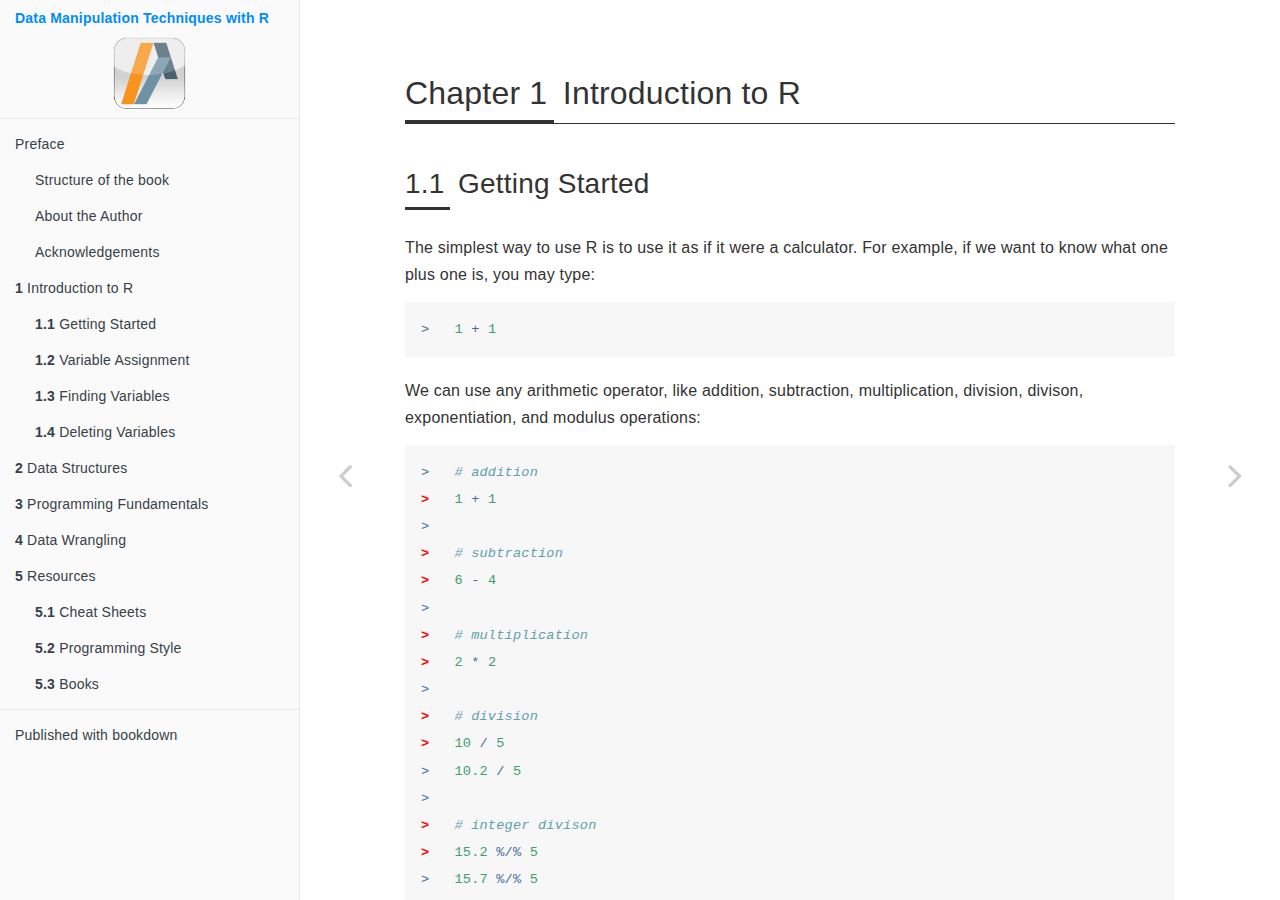
<file: docs/introduction-to-r.html>
<!DOCTYPE html>
<html lang="" xml:lang="">
<head>

  <meta charset="utf-8" />
  <meta http-equiv="X-UA-Compatible" content="IE=edge" />
  <title>Chapter 1 Introduction to R | Data Manipulation Techniques with R</title>
  <meta name="description" content="Chapter 1 Introduction to R | Data Manipulation Techniques with R" />
  <meta name="generator" content="bookdown 0.21 and GitBook 2.6.7" />

  <meta property="og:title" content="Chapter 1 Introduction to R | Data Manipulation Techniques with R" />
  <meta property="og:type" content="book" />
  
  
  
  <meta name="github-repo" content="andreavillanes/R_Data_Manipulation_Techniques" />

  <meta name="twitter:card" content="summary" />
  <meta name="twitter:title" content="Chapter 1 Introduction to R | Data Manipulation Techniques with R" />
  
  
  




  <meta name="viewport" content="width=device-width, initial-scale=1" />
  <meta name="apple-mobile-web-app-capable" content="yes" />
  <meta name="apple-mobile-web-app-status-bar-style" content="black" />
  
  
<link rel="prev" href="index.html"/>
<link rel="next" href="data-structures.html"/>
<script src="libs/header-attrs-2.7/header-attrs.js"></script>
<script src="libs/jquery-2.2.3/jquery.min.js"></script>
<link href="libs/gitbook-2.6.7/css/style.css" rel="stylesheet" />
<link href="libs/gitbook-2.6.7/css/plugin-table.css" rel="stylesheet" />
<link href="libs/gitbook-2.6.7/css/plugin-bookdown.css" rel="stylesheet" />
<link href="libs/gitbook-2.6.7/css/plugin-highlight.css" rel="stylesheet" />
<link href="libs/gitbook-2.6.7/css/plugin-search.css" rel="stylesheet" />
<link href="libs/gitbook-2.6.7/css/plugin-fontsettings.css" rel="stylesheet" />
<link href="libs/gitbook-2.6.7/css/plugin-clipboard.css" rel="stylesheet" />











<style type="text/css">
pre > code.sourceCode { white-space: pre; position: relative; }
pre > code.sourceCode > span { display: inline-block; line-height: 1.25; }
pre > code.sourceCode > span:empty { height: 1.2em; }
.sourceCode { overflow: visible; }
code.sourceCode > span { color: inherit; text-decoration: inherit; }
pre.sourceCode { margin: 0; }
@media screen {
div.sourceCode { overflow: auto; }
}
@media print {
pre > code.sourceCode { white-space: pre-wrap; }
pre > code.sourceCode > span { text-indent: -5em; padding-left: 5em; }
}
pre.numberSource code
  { counter-reset: source-line 0; }
pre.numberSource code > span
  { position: relative; left: -4em; counter-increment: source-line; }
pre.numberSource code > span > a:first-child::before
  { content: counter(source-line);
    position: relative; left: -1em; text-align: right; vertical-align: baseline;
    border: none; display: inline-block;
    -webkit-touch-callout: none; -webkit-user-select: none;
    -khtml-user-select: none; -moz-user-select: none;
    -ms-user-select: none; user-select: none;
    padding: 0 4px; width: 4em;
    color: #aaaaaa;
  }
pre.numberSource { margin-left: 3em; border-left: 1px solid #aaaaaa;  padding-left: 4px; }
div.sourceCode
  {   }
@media screen {
pre > code.sourceCode > span > a:first-child::before { text-decoration: underline; }
}
code span.al { color: #ff0000; font-weight: bold; } /* Alert */
code span.an { color: #60a0b0; font-weight: bold; font-style: italic; } /* Annotation */
code span.at { color: #7d9029; } /* Attribute */
code span.bn { color: #40a070; } /* BaseN */
code span.bu { } /* BuiltIn */
code span.cf { color: #007020; font-weight: bold; } /* ControlFlow */
code span.ch { color: #4070a0; } /* Char */
code span.cn { color: #880000; } /* Constant */
code span.co { color: #60a0b0; font-style: italic; } /* Comment */
code span.cv { color: #60a0b0; font-weight: bold; font-style: italic; } /* CommentVar */
code span.do { color: #ba2121; font-style: italic; } /* Documentation */
code span.dt { color: #902000; } /* DataType */
code span.dv { color: #40a070; } /* DecVal */
code span.er { color: #ff0000; font-weight: bold; } /* Error */
code span.ex { } /* Extension */
code span.fl { color: #40a070; } /* Float */
code span.fu { color: #06287e; } /* Function */
code span.im { } /* Import */
code span.in { color: #60a0b0; font-weight: bold; font-style: italic; } /* Information */
code span.kw { color: #007020; font-weight: bold; } /* Keyword */
code span.op { color: #666666; } /* Operator */
code span.ot { color: #007020; } /* Other */
code span.pp { color: #bc7a00; } /* Preprocessor */
code span.sc { color: #4070a0; } /* SpecialChar */
code span.ss { color: #bb6688; } /* SpecialString */
code span.st { color: #4070a0; } /* String */
code span.va { color: #19177c; } /* Variable */
code span.vs { color: #4070a0; } /* VerbatimString */
code span.wa { color: #60a0b0; font-weight: bold; font-style: italic; } /* Warning */
</style>

<link rel="stylesheet" href="style.css" type="text/css" />
</head>

<body>



  <div class="book without-animation with-summary font-size-2 font-family-1" data-basepath=".">

    <div class="book-summary">
      <nav role="navigation">

<ul class="summary">
<li><a style="font-weight:bold" href="https://andreavillanes.github.io/R_Data_Manipulation_Techniques/">Data Manipulation Techniques with R</a>
<img src="./img/iaaicon.png" alt="IAA"  class="center"</li>

<li class="divider"></li>
<li class="chapter" data-level="" data-path="index.html"><a href="index.html"><i class="fa fa-check"></i>Preface</a>
<ul>
<li class="chapter" data-level="" data-path="index.html"><a href="index.html#structure-of-the-book"><i class="fa fa-check"></i>Structure of the book</a></li>
<li class="chapter" data-level="" data-path="index.html"><a href="index.html#about-the-author"><i class="fa fa-check"></i>About the Author</a></li>
<li class="chapter" data-level="" data-path="index.html"><a href="index.html#acknowledgements"><i class="fa fa-check"></i>Acknowledgements</a></li>
</ul></li>
<li class="chapter" data-level="1" data-path="introduction-to-r.html"><a href="introduction-to-r.html"><i class="fa fa-check"></i><b>1</b> Introduction to R</a>
<ul>
<li class="chapter" data-level="1.1" data-path="introduction-to-r.html"><a href="introduction-to-r.html#getting-started"><i class="fa fa-check"></i><b>1.1</b> Getting Started</a></li>
<li class="chapter" data-level="1.2" data-path="introduction-to-r.html"><a href="introduction-to-r.html#variable-assignment"><i class="fa fa-check"></i><b>1.2</b> Variable Assignment</a></li>
<li class="chapter" data-level="1.3" data-path="introduction-to-r.html"><a href="introduction-to-r.html#finding-variables"><i class="fa fa-check"></i><b>1.3</b> Finding Variables</a></li>
<li class="chapter" data-level="1.4" data-path="introduction-to-r.html"><a href="introduction-to-r.html#deleting-variables"><i class="fa fa-check"></i><b>1.4</b> Deleting Variables</a></li>
</ul></li>
<li class="chapter" data-level="2" data-path="data-structures.html"><a href="data-structures.html"><i class="fa fa-check"></i><b>2</b> Data Structures</a></li>
<li class="chapter" data-level="3" data-path="programming-fundamentals.html"><a href="programming-fundamentals.html"><i class="fa fa-check"></i><b>3</b> Programming Fundamentals</a></li>
<li class="chapter" data-level="4" data-path="data-wrangling.html"><a href="data-wrangling.html"><i class="fa fa-check"></i><b>4</b> Data Wrangling</a></li>
<li class="chapter" data-level="5" data-path="resources.html"><a href="resources.html"><i class="fa fa-check"></i><b>5</b> Resources</a>
<ul>
<li class="chapter" data-level="5.1" data-path="resources.html"><a href="resources.html#cheat-sheets"><i class="fa fa-check"></i><b>5.1</b> Cheat Sheets</a></li>
<li class="chapter" data-level="5.2" data-path="resources.html"><a href="resources.html#programming-style"><i class="fa fa-check"></i><b>5.2</b> Programming Style</a></li>
<li class="chapter" data-level="5.3" data-path="resources.html"><a href="resources.html#books"><i class="fa fa-check"></i><b>5.3</b> Books</a></li>
</ul></li>
<li class="divider"></li>
<li><a href="https://github.com/rstudio/bookdown" target="blank">Published with bookdown</a></li>

</ul>

      </nav>
    </div>

    <div class="book-body">
      <div class="body-inner">
        <div class="book-header" role="navigation">
          <h1>
            <i class="fa fa-circle-o-notch fa-spin"></i><a href="./">Data Manipulation Techniques with R</a>
          </h1>
        </div>

        <div class="page-wrapper" tabindex="-1" role="main">
          <div class="page-inner">

            <section class="normal" id="section-">
<div id="introduction-to-r" class="section level1" number="1">
<h1><span class="header-section-number">Chapter 1</span> Introduction to R</h1>
<div id="getting-started" class="section level2" number="1.1">
<h2><span class="header-section-number">1.1</span> Getting Started</h2>
<p>The simplest way to use R is to use it as if it were a calculator. For example, if we want to know what one plus one is, you may type:</p>
<div class="sourceCode" id="cb1"><pre class="sourceCode r"><code class="sourceCode r"><span id="cb1-1"><a href="introduction-to-r.html#cb1-1" aria-hidden="true" tabindex="-1"></a><span class="sc">&gt;</span>   <span class="dv">1</span> <span class="sc">+</span> <span class="dv">1</span></span></code></pre></div>
<p>We can use any arithmetic operator, like addition, subtraction, multiplication, division, divison, exponentiation, and modulus operations:</p>
<div class="sourceCode" id="cb2"><pre class="sourceCode r"><code class="sourceCode r"><span id="cb2-1"><a href="introduction-to-r.html#cb2-1" aria-hidden="true" tabindex="-1"></a><span class="sc">&gt;</span>   <span class="co"># addition</span></span>
<span id="cb2-2"><a href="introduction-to-r.html#cb2-2" aria-hidden="true" tabindex="-1"></a><span class="er">&gt;</span>   <span class="dv">1</span> <span class="sc">+</span> <span class="dv">1</span></span>
<span id="cb2-3"><a href="introduction-to-r.html#cb2-3" aria-hidden="true" tabindex="-1"></a><span class="sc">&gt;</span>   </span>
<span id="cb2-4"><a href="introduction-to-r.html#cb2-4" aria-hidden="true" tabindex="-1"></a><span class="er">&gt;</span>   <span class="co"># subtraction</span></span>
<span id="cb2-5"><a href="introduction-to-r.html#cb2-5" aria-hidden="true" tabindex="-1"></a><span class="er">&gt;</span>   <span class="dv">6</span> <span class="sc">-</span> <span class="dv">4</span></span>
<span id="cb2-6"><a href="introduction-to-r.html#cb2-6" aria-hidden="true" tabindex="-1"></a><span class="sc">&gt;</span>   </span>
<span id="cb2-7"><a href="introduction-to-r.html#cb2-7" aria-hidden="true" tabindex="-1"></a><span class="er">&gt;</span>   <span class="co"># multiplication </span></span>
<span id="cb2-8"><a href="introduction-to-r.html#cb2-8" aria-hidden="true" tabindex="-1"></a><span class="er">&gt;</span>   <span class="dv">2</span> <span class="sc">*</span> <span class="dv">2</span> </span>
<span id="cb2-9"><a href="introduction-to-r.html#cb2-9" aria-hidden="true" tabindex="-1"></a><span class="sc">&gt;</span>   </span>
<span id="cb2-10"><a href="introduction-to-r.html#cb2-10" aria-hidden="true" tabindex="-1"></a><span class="er">&gt;</span>   <span class="co"># division</span></span>
<span id="cb2-11"><a href="introduction-to-r.html#cb2-11" aria-hidden="true" tabindex="-1"></a><span class="er">&gt;</span>   <span class="dv">10</span> <span class="sc">/</span> <span class="dv">5</span></span>
<span id="cb2-12"><a href="introduction-to-r.html#cb2-12" aria-hidden="true" tabindex="-1"></a><span class="sc">&gt;</span>   <span class="fl">10.2</span> <span class="sc">/</span> <span class="dv">5</span></span>
<span id="cb2-13"><a href="introduction-to-r.html#cb2-13" aria-hidden="true" tabindex="-1"></a><span class="sc">&gt;</span>   </span>
<span id="cb2-14"><a href="introduction-to-r.html#cb2-14" aria-hidden="true" tabindex="-1"></a><span class="er">&gt;</span>   <span class="co"># integer divison</span></span>
<span id="cb2-15"><a href="introduction-to-r.html#cb2-15" aria-hidden="true" tabindex="-1"></a><span class="er">&gt;</span>   <span class="fl">15.2</span> <span class="sc">%/%</span> <span class="dv">5</span> </span>
<span id="cb2-16"><a href="introduction-to-r.html#cb2-16" aria-hidden="true" tabindex="-1"></a><span class="sc">&gt;</span>   <span class="fl">15.7</span> <span class="sc">%/%</span> <span class="dv">5</span></span>
<span id="cb2-17"><a href="introduction-to-r.html#cb2-17" aria-hidden="true" tabindex="-1"></a><span class="sc">&gt;</span>   </span>
<span id="cb2-18"><a href="introduction-to-r.html#cb2-18" aria-hidden="true" tabindex="-1"></a><span class="er">&gt;</span>   <span class="co"># modulus</span></span>
<span id="cb2-19"><a href="introduction-to-r.html#cb2-19" aria-hidden="true" tabindex="-1"></a><span class="er">&gt;</span>   <span class="fl">15.2</span> <span class="sc">%%</span> <span class="dv">5</span> </span>
<span id="cb2-20"><a href="introduction-to-r.html#cb2-20" aria-hidden="true" tabindex="-1"></a><span class="sc">&gt;</span>   <span class="fl">15.8</span> <span class="sc">%%</span> <span class="dv">5</span></span>
<span id="cb2-21"><a href="introduction-to-r.html#cb2-21" aria-hidden="true" tabindex="-1"></a><span class="sc">&gt;</span>   </span>
<span id="cb2-22"><a href="introduction-to-r.html#cb2-22" aria-hidden="true" tabindex="-1"></a><span class="er">&gt;</span>   <span class="co"># exponential</span></span>
<span id="cb2-23"><a href="introduction-to-r.html#cb2-23" aria-hidden="true" tabindex="-1"></a><span class="er">&gt;</span>   <span class="dv">2</span><span class="sc">^</span><span class="dv">3</span> </span></code></pre></div>
<p>R also provides numerous built-in functions to use in calculations, such as natural logs, exponentiation, square root, absolute value:</p>
<div class="sourceCode" id="cb3"><pre class="sourceCode r"><code class="sourceCode r"><span id="cb3-1"><a href="introduction-to-r.html#cb3-1" aria-hidden="true" tabindex="-1"></a><span class="sc">&gt;</span>   <span class="co"># natural log</span></span>
<span id="cb3-2"><a href="introduction-to-r.html#cb3-2" aria-hidden="true" tabindex="-1"></a><span class="er">&gt;</span>   <span class="fu">log</span>(<span class="dv">10</span>)</span>
<span id="cb3-3"><a href="introduction-to-r.html#cb3-3" aria-hidden="true" tabindex="-1"></a><span class="sc">&gt;</span>   </span>
<span id="cb3-4"><a href="introduction-to-r.html#cb3-4" aria-hidden="true" tabindex="-1"></a><span class="er">&gt;</span>   <span class="co"># exponentiation</span></span>
<span id="cb3-5"><a href="introduction-to-r.html#cb3-5" aria-hidden="true" tabindex="-1"></a><span class="er">&gt;</span>   <span class="fu">exp</span>(<span class="dv">2</span>)</span>
<span id="cb3-6"><a href="introduction-to-r.html#cb3-6" aria-hidden="true" tabindex="-1"></a><span class="sc">&gt;</span>   </span>
<span id="cb3-7"><a href="introduction-to-r.html#cb3-7" aria-hidden="true" tabindex="-1"></a><span class="er">&gt;</span>   <span class="co"># square root </span></span>
<span id="cb3-8"><a href="introduction-to-r.html#cb3-8" aria-hidden="true" tabindex="-1"></a><span class="er">&gt;</span>   <span class="fu">sqrt</span>(<span class="dv">4</span>)</span>
<span id="cb3-9"><a href="introduction-to-r.html#cb3-9" aria-hidden="true" tabindex="-1"></a><span class="sc">&gt;</span>   </span>
<span id="cb3-10"><a href="introduction-to-r.html#cb3-10" aria-hidden="true" tabindex="-1"></a><span class="er">&gt;</span>   <span class="co"># absolute value</span></span>
<span id="cb3-11"><a href="introduction-to-r.html#cb3-11" aria-hidden="true" tabindex="-1"></a><span class="er">&gt;</span>   <span class="fu">abs</span>(<span class="sc">-</span><span class="dv">4</span>)</span></code></pre></div>
<p>R includes extensive facilities for accessing documentation and searching for help. This is useful to get more information about a specific function. The <code>help()</code> function and <code>?</code> help operator in R provide access to the documentation pages for R functions. For example, to get help with the round() function, we submit the following code:</p>
<div class="sourceCode" id="cb4"><pre class="sourceCode r"><code class="sourceCode r"><span id="cb4-1"><a href="introduction-to-r.html#cb4-1" aria-hidden="true" tabindex="-1"></a>  <span class="co">#help() function</span></span>
<span id="cb4-2"><a href="introduction-to-r.html#cb4-2" aria-hidden="true" tabindex="-1"></a>  <span class="fu">help</span>(round)</span>
<span id="cb4-3"><a href="introduction-to-r.html#cb4-3" aria-hidden="true" tabindex="-1"></a></span>
<span id="cb4-4"><a href="introduction-to-r.html#cb4-4" aria-hidden="true" tabindex="-1"></a>  <span class="co">#? operator  </span></span>
<span id="cb4-5"><a href="introduction-to-r.html#cb4-5" aria-hidden="true" tabindex="-1"></a>  ?<span class="fu">round</span>()</span></code></pre></div>
</div>
<div id="variable-assignment" class="section level2" number="1.2">
<h2><span class="header-section-number">1.2</span> Variable Assignment</h2>
<p>A basic concept in programming is called a variable. A variable allows you to store a value (e.g. 10) or an object (e.g. a function description) in R. We can then further use the variable’s name to access the value or the object that is stored within this variable.</p>
<p>For example, you can assign a value 10 to a variable <code>my_variable</code>:</p>
<div class="sourceCode" id="cb5"><pre class="sourceCode r"><code class="sourceCode r"><span id="cb5-1"><a href="introduction-to-r.html#cb5-1" aria-hidden="true" tabindex="-1"></a><span class="sc">&gt;</span>   my_variable <span class="ot">&lt;-</span> <span class="dv">10</span></span></code></pre></div>
<p>To print out the value of the variable, you simply type the name of your variable:</p>
<div class="sourceCode" id="cb6"><pre class="sourceCode r"><code class="sourceCode r"><span id="cb6-1"><a href="introduction-to-r.html#cb6-1" aria-hidden="true" tabindex="-1"></a><span class="sc">&gt;</span>   my_variable</span></code></pre></div>
<pre><code>## [1] 10</code></pre>
<p>A valid variable name consists of letters, numbers and the dot or underline characters. The variable name starts with a letter or the dot not followed by a number:</p>
<div class="sourceCode" id="cb8"><pre class="sourceCode r"><code class="sourceCode r"><span id="cb8-1"><a href="introduction-to-r.html#cb8-1" aria-hidden="true" tabindex="-1"></a><span class="sc">&gt;</span>   <span class="co"># A variable can be operated on </span></span>
<span id="cb8-2"><a href="introduction-to-r.html#cb8-2" aria-hidden="true" tabindex="-1"></a><span class="er">&gt;</span>   my_variable <span class="sc">+</span> <span class="dv">1</span></span>
<span id="cb8-3"><a href="introduction-to-r.html#cb8-3" aria-hidden="true" tabindex="-1"></a><span class="sc">&gt;</span>   </span>
<span id="cb8-4"><a href="introduction-to-r.html#cb8-4" aria-hidden="true" tabindex="-1"></a><span class="er">&gt;</span>   <span class="co"># And passed to a function</span></span>
<span id="cb8-5"><a href="introduction-to-r.html#cb8-5" aria-hidden="true" tabindex="-1"></a><span class="er">&gt;</span>   <span class="fu">sqrt</span>(my_variable <span class="sc">+</span> <span class="dv">1</span>)</span>
<span id="cb8-6"><a href="introduction-to-r.html#cb8-6" aria-hidden="true" tabindex="-1"></a><span class="sc">&gt;</span>   </span>
<span id="cb8-7"><a href="introduction-to-r.html#cb8-7" aria-hidden="true" tabindex="-1"></a><span class="er">&gt;</span>   <span class="co"># To reassign a variable, just reassign in</span></span>
<span id="cb8-8"><a href="introduction-to-r.html#cb8-8" aria-hidden="true" tabindex="-1"></a><span class="er">&gt;</span>   my_variable <span class="ot">&lt;-</span> <span class="dv">3000</span></span>
<span id="cb8-9"><a href="introduction-to-r.html#cb8-9" aria-hidden="true" tabindex="-1"></a><span class="sc">&gt;</span> </span>
<span id="cb8-10"><a href="introduction-to-r.html#cb8-10" aria-hidden="true" tabindex="-1"></a><span class="er">&gt;</span>   <span class="co"># You can also operate on and reassign a variable to itself </span></span>
<span id="cb8-11"><a href="introduction-to-r.html#cb8-11" aria-hidden="true" tabindex="-1"></a><span class="er">&gt;</span>   my_variable <span class="ot">&lt;-</span> my_variable <span class="sc">+</span> <span class="dv">1</span></span></code></pre></div>
<p>You can broaden assignments beyond numbers:</p>
<div class="sourceCode" id="cb9"><pre class="sourceCode r"><code class="sourceCode r"><span id="cb9-1"><a href="introduction-to-r.html#cb9-1" aria-hidden="true" tabindex="-1"></a><span class="sc">&gt;</span>   result <span class="ot">&lt;-</span> <span class="fu">sqrt</span>(<span class="dv">9</span>)</span>
<span id="cb9-2"><a href="introduction-to-r.html#cb9-2" aria-hidden="true" tabindex="-1"></a><span class="sc">&gt;</span>   </span>
<span id="cb9-3"><a href="introduction-to-r.html#cb9-3" aria-hidden="true" tabindex="-1"></a><span class="er">&gt;</span>   fruit_1 <span class="ot">&lt;-</span> <span class="st">&quot;apple&quot;</span></span>
<span id="cb9-4"><a href="introduction-to-r.html#cb9-4" aria-hidden="true" tabindex="-1"></a><span class="sc">&gt;</span>   fruit_2 <span class="ot">&lt;-</span> <span class="st">&quot;banana&quot;</span></span>
<span id="cb9-5"><a href="introduction-to-r.html#cb9-5" aria-hidden="true" tabindex="-1"></a><span class="sc">&gt;</span>   fruit_3 <span class="ot">&lt;-</span> <span class="st">&quot;cantaloupe&quot;</span></span></code></pre></div>
</div>
<div id="finding-variables" class="section level2" number="1.3">
<h2><span class="header-section-number">1.3</span> Finding Variables</h2>
<p>To know all the variables currently available in the workspace we use the <code>ls()</code> function:</p>
<div class="sourceCode" id="cb10"><pre class="sourceCode r"><code class="sourceCode r"><span id="cb10-1"><a href="introduction-to-r.html#cb10-1" aria-hidden="true" tabindex="-1"></a><span class="sc">&gt;</span>   <span class="fu">print</span>(<span class="fu">ls</span>())</span></code></pre></div>
<p>The <code>ls()</code> function can also use patterns to match the variable names.</p>
<div class="sourceCode" id="cb11"><pre class="sourceCode r"><code class="sourceCode r"><span id="cb11-1"><a href="introduction-to-r.html#cb11-1" aria-hidden="true" tabindex="-1"></a><span class="sc">&gt;</span>   <span class="co"># List the variables starting with the pattern &quot;var&quot;.</span></span>
<span id="cb11-2"><a href="introduction-to-r.html#cb11-2" aria-hidden="true" tabindex="-1"></a><span class="er">&gt;</span>   <span class="fu">print</span>(<span class="fu">ls</span>(<span class="at">pattern =</span> <span class="st">&quot;var&quot;</span>))   </span></code></pre></div>
</div>
<div id="deleting-variables" class="section level2" number="1.4">
<h2><span class="header-section-number">1.4</span> Deleting Variables</h2>
<p>Variables can be deleted by using the <code>rm()</code> function. Below we delete the variable my_variable:</p>
<div class="sourceCode" id="cb12"><pre class="sourceCode r"><code class="sourceCode r"><span id="cb12-1"><a href="introduction-to-r.html#cb12-1" aria-hidden="true" tabindex="-1"></a><span class="sc">&gt;</span>   my_variable <span class="ot">&lt;-</span> <span class="dv">5</span></span>
<span id="cb12-2"><a href="introduction-to-r.html#cb12-2" aria-hidden="true" tabindex="-1"></a><span class="sc">&gt;</span>   <span class="fu">rm</span>(my_variable)</span></code></pre></div>
<p>All the variables can be deleted by using the <code>rm()</code> and <code>ls()</code> function together:</p>
<div class="sourceCode" id="cb13"><pre class="sourceCode r"><code class="sourceCode r"><span id="cb13-1"><a href="introduction-to-r.html#cb13-1" aria-hidden="true" tabindex="-1"></a><span class="sc">&gt;</span>   <span class="fu">rm</span>(<span class="at">list =</span> <span class="fu">ls</span>())</span></code></pre></div>

</div>
</div>
            </section>

          </div>
        </div>
      </div>
<a href="index.html" class="navigation navigation-prev " aria-label="Previous page"><i class="fa fa-angle-left"></i></a>
<a href="data-structures.html" class="navigation navigation-next " aria-label="Next page"><i class="fa fa-angle-right"></i></a>
    </div>
  </div>
<script src="libs/gitbook-2.6.7/js/app.min.js"></script>
<script src="libs/gitbook-2.6.7/js/lunr.js"></script>
<script src="libs/gitbook-2.6.7/js/clipboard.min.js"></script>
<script src="libs/gitbook-2.6.7/js/plugin-search.js"></script>
<script src="libs/gitbook-2.6.7/js/plugin-sharing.js"></script>
<script src="libs/gitbook-2.6.7/js/plugin-fontsettings.js"></script>
<script src="libs/gitbook-2.6.7/js/plugin-bookdown.js"></script>
<script src="libs/gitbook-2.6.7/js/jquery.highlight.js"></script>
<script src="libs/gitbook-2.6.7/js/plugin-clipboard.js"></script>
<script>
gitbook.require(["gitbook"], function(gitbook) {
gitbook.start({
"sharing": {
"github": true,
"facebook": false,
"twitter": true,
"linkedin": false,
"weibo": false,
"instapaper": false,
"vk": false,
"all": ["facebook", "twitter", "linkedin", "weibo", "instapaper"]
},
"fontsettings": {
"theme": "white",
"family": "sans",
"size": 2
},
"edit": {
"link": "https://github.com/andreavillanes/R_Data_Manipulation_Techniques/edit/master/02-introduction.Rmd",
"text": "Edit"
},
"history": {
"link": null,
"text": null
},
"view": {
"link": "https://github.com/andreavillanes/R_Data_Manipulation_Techniques/blob/master/02-introduction.Rmd",
"text": null
},
"download": null,
"toc": {
"collapse": "subsection"
}
});
});
</script>

</body>

</html>
</file>
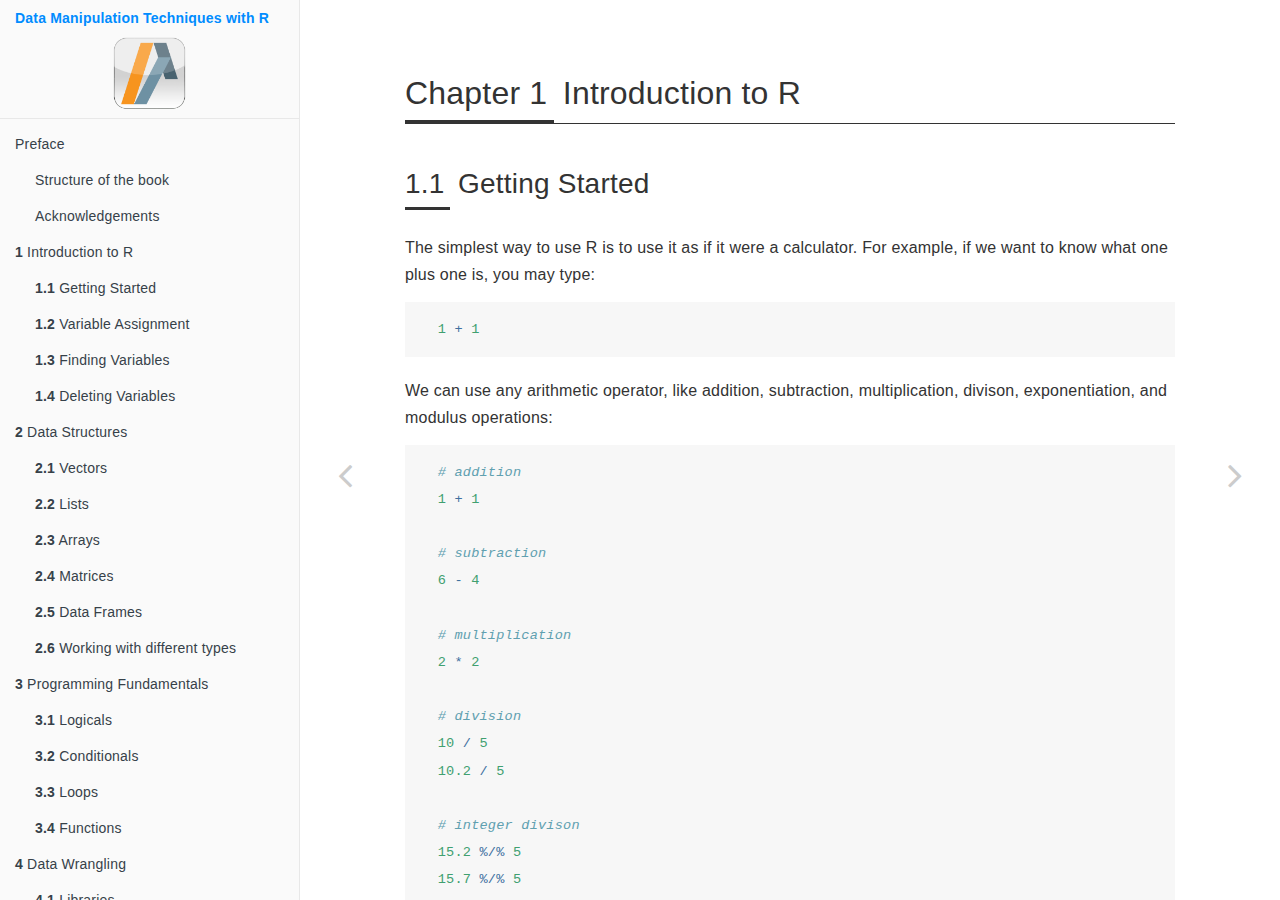
<file: docs/introduction.html>
<!DOCTYPE html>
<html lang="" xml:lang="">
<head>

  <meta charset="utf-8" />
  <meta http-equiv="X-UA-Compatible" content="IE=edge" />
  <title>Chapter 1 Introduction to R | Data Manipulation Techniques with R</title>
  <meta name="description" content="Chapter 1 Introduction to R | Data Manipulation Techniques with R" />
  <meta name="generator" content="bookdown 0.21 and GitBook 2.6.7" />

  <meta property="og:title" content="Chapter 1 Introduction to R | Data Manipulation Techniques with R" />
  <meta property="og:type" content="book" />
  
  
  
  <meta name="github-repo" content="andreavillanes/R_Data_Manipulation_Techniques" />

  <meta name="twitter:card" content="summary" />
  <meta name="twitter:title" content="Chapter 1 Introduction to R | Data Manipulation Techniques with R" />
  
  
  




  <meta name="viewport" content="width=device-width, initial-scale=1" />
  <meta name="apple-mobile-web-app-capable" content="yes" />
  <meta name="apple-mobile-web-app-status-bar-style" content="black" />
  
  
<link rel="prev" href="index.html"/>
<link rel="next" href="data-structures.html"/>
<script src="libs/header-attrs-2.7/header-attrs.js"></script>
<script src="libs/jquery-2.2.3/jquery.min.js"></script>
<link href="libs/gitbook-2.6.7/css/style.css" rel="stylesheet" />
<link href="libs/gitbook-2.6.7/css/plugin-table.css" rel="stylesheet" />
<link href="libs/gitbook-2.6.7/css/plugin-bookdown.css" rel="stylesheet" />
<link href="libs/gitbook-2.6.7/css/plugin-highlight.css" rel="stylesheet" />
<link href="libs/gitbook-2.6.7/css/plugin-search.css" rel="stylesheet" />
<link href="libs/gitbook-2.6.7/css/plugin-fontsettings.css" rel="stylesheet" />
<link href="libs/gitbook-2.6.7/css/plugin-clipboard.css" rel="stylesheet" />











<style type="text/css">
pre > code.sourceCode { white-space: pre; position: relative; }
pre > code.sourceCode > span { display: inline-block; line-height: 1.25; }
pre > code.sourceCode > span:empty { height: 1.2em; }
.sourceCode { overflow: visible; }
code.sourceCode > span { color: inherit; text-decoration: inherit; }
pre.sourceCode { margin: 0; }
@media screen {
div.sourceCode { overflow: auto; }
}
@media print {
pre > code.sourceCode { white-space: pre-wrap; }
pre > code.sourceCode > span { text-indent: -5em; padding-left: 5em; }
}
pre.numberSource code
  { counter-reset: source-line 0; }
pre.numberSource code > span
  { position: relative; left: -4em; counter-increment: source-line; }
pre.numberSource code > span > a:first-child::before
  { content: counter(source-line);
    position: relative; left: -1em; text-align: right; vertical-align: baseline;
    border: none; display: inline-block;
    -webkit-touch-callout: none; -webkit-user-select: none;
    -khtml-user-select: none; -moz-user-select: none;
    -ms-user-select: none; user-select: none;
    padding: 0 4px; width: 4em;
    color: #aaaaaa;
  }
pre.numberSource { margin-left: 3em; border-left: 1px solid #aaaaaa;  padding-left: 4px; }
div.sourceCode
  {   }
@media screen {
pre > code.sourceCode > span > a:first-child::before { text-decoration: underline; }
}
code span.al { color: #ff0000; font-weight: bold; } /* Alert */
code span.an { color: #60a0b0; font-weight: bold; font-style: italic; } /* Annotation */
code span.at { color: #7d9029; } /* Attribute */
code span.bn { color: #40a070; } /* BaseN */
code span.bu { } /* BuiltIn */
code span.cf { color: #007020; font-weight: bold; } /* ControlFlow */
code span.ch { color: #4070a0; } /* Char */
code span.cn { color: #880000; } /* Constant */
code span.co { color: #60a0b0; font-style: italic; } /* Comment */
code span.cv { color: #60a0b0; font-weight: bold; font-style: italic; } /* CommentVar */
code span.do { color: #ba2121; font-style: italic; } /* Documentation */
code span.dt { color: #902000; } /* DataType */
code span.dv { color: #40a070; } /* DecVal */
code span.er { color: #ff0000; font-weight: bold; } /* Error */
code span.ex { } /* Extension */
code span.fl { color: #40a070; } /* Float */
code span.fu { color: #06287e; } /* Function */
code span.im { } /* Import */
code span.in { color: #60a0b0; font-weight: bold; font-style: italic; } /* Information */
code span.kw { color: #007020; font-weight: bold; } /* Keyword */
code span.op { color: #666666; } /* Operator */
code span.ot { color: #007020; } /* Other */
code span.pp { color: #bc7a00; } /* Preprocessor */
code span.sc { color: #4070a0; } /* SpecialChar */
code span.ss { color: #bb6688; } /* SpecialString */
code span.st { color: #4070a0; } /* String */
code span.va { color: #19177c; } /* Variable */
code span.vs { color: #4070a0; } /* VerbatimString */
code span.wa { color: #60a0b0; font-weight: bold; font-style: italic; } /* Warning */
</style>

<link rel="stylesheet" href="style.css" type="text/css" />
</head>

<body>



  <div class="book without-animation with-summary font-size-2 font-family-1" data-basepath=".">

    <div class="book-summary">
      <nav role="navigation">

<ul class="summary">
<li><a style="font-weight:bold" href="https://andreavillanes.github.io/R_Data_Manipulation_Techniques/">Data Manipulation Techniques with R</a>
<img src="./img/iaaicon.png" alt="IAA"  class="center"</li>

<li class="divider"></li>
<li class="chapter" data-level="" data-path="index.html"><a href="index.html"><i class="fa fa-check"></i>Preface</a>
<ul>
<li class="chapter" data-level="" data-path="index.html"><a href="index.html#structure-of-the-book"><i class="fa fa-check"></i>Structure of the book</a></li>
<li class="chapter" data-level="" data-path="index.html"><a href="index.html#acknowledgements"><i class="fa fa-check"></i>Acknowledgements</a></li>
</ul></li>
<li class="chapter" data-level="1" data-path="introduction.html"><a href="introduction.html"><i class="fa fa-check"></i><b>1</b> Introduction to R</a>
<ul>
<li class="chapter" data-level="1.1" data-path="introduction.html"><a href="introduction.html#getting-started"><i class="fa fa-check"></i><b>1.1</b> Getting Started</a></li>
<li class="chapter" data-level="1.2" data-path="introduction.html"><a href="introduction.html#variable-assignment"><i class="fa fa-check"></i><b>1.2</b> Variable Assignment</a></li>
<li class="chapter" data-level="1.3" data-path="introduction.html"><a href="introduction.html#finding-variables"><i class="fa fa-check"></i><b>1.3</b> Finding Variables</a></li>
<li class="chapter" data-level="1.4" data-path="introduction.html"><a href="introduction.html#deleting-variables"><i class="fa fa-check"></i><b>1.4</b> Deleting Variables</a></li>
</ul></li>
<li class="chapter" data-level="2" data-path="data-structures.html"><a href="data-structures.html"><i class="fa fa-check"></i><b>2</b> Data Structures</a>
<ul>
<li class="chapter" data-level="2.1" data-path="data-structures.html"><a href="data-structures.html#vectors"><i class="fa fa-check"></i><b>2.1</b> Vectors</a></li>
<li class="chapter" data-level="2.2" data-path="data-structures.html"><a href="data-structures.html#lists"><i class="fa fa-check"></i><b>2.2</b> Lists</a></li>
<li class="chapter" data-level="2.3" data-path="data-structures.html"><a href="data-structures.html#arrays"><i class="fa fa-check"></i><b>2.3</b> Arrays</a></li>
<li class="chapter" data-level="2.4" data-path="data-structures.html"><a href="data-structures.html#matrices"><i class="fa fa-check"></i><b>2.4</b> Matrices</a></li>
<li class="chapter" data-level="2.5" data-path="data-structures.html"><a href="data-structures.html#data-frames"><i class="fa fa-check"></i><b>2.5</b> Data Frames</a></li>
<li class="chapter" data-level="2.6" data-path="data-structures.html"><a href="data-structures.html#working-with-different-types"><i class="fa fa-check"></i><b>2.6</b> Working with different types</a></li>
</ul></li>
<li class="chapter" data-level="3" data-path="programming-fundamentals.html"><a href="programming-fundamentals.html"><i class="fa fa-check"></i><b>3</b> Programming Fundamentals</a>
<ul>
<li class="chapter" data-level="3.1" data-path="programming-fundamentals.html"><a href="programming-fundamentals.html#logicals"><i class="fa fa-check"></i><b>3.1</b> Logicals</a></li>
<li class="chapter" data-level="3.2" data-path="programming-fundamentals.html"><a href="programming-fundamentals.html#conditionals"><i class="fa fa-check"></i><b>3.2</b> Conditionals</a></li>
<li class="chapter" data-level="3.3" data-path="programming-fundamentals.html"><a href="programming-fundamentals.html#loops"><i class="fa fa-check"></i><b>3.3</b> Loops</a></li>
<li class="chapter" data-level="3.4" data-path="programming-fundamentals.html"><a href="programming-fundamentals.html#functions"><i class="fa fa-check"></i><b>3.4</b> Functions</a></li>
</ul></li>
<li class="chapter" data-level="4" data-path="data-wrangling.html"><a href="data-wrangling.html"><i class="fa fa-check"></i><b>4</b> Data Wrangling</a>
<ul>
<li class="chapter" data-level="4.1" data-path="data-wrangling.html"><a href="data-wrangling.html#libraries"><i class="fa fa-check"></i><b>4.1</b> Libraries</a></li>
<li class="chapter" data-level="4.2" data-path="data-wrangling.html"><a href="data-wrangling.html#importing-exporting-data"><i class="fa fa-check"></i><b>4.2</b> Importing &amp; Exporting Data</a></li>
<li class="chapter" data-level="4.3" data-path="data-wrangling.html"><a href="data-wrangling.html#dplyr-and-tidyverse"><i class="fa fa-check"></i><b>4.3</b> dplyr and tidyverse</a></li>
<li class="chapter" data-level="4.4" data-path="data-wrangling.html"><a href="data-wrangling.html#data-manipulation---dplyr-basics"><i class="fa fa-check"></i><b>4.4</b> Data manipulation - dplyr basics</a></li>
<li class="chapter" data-level="4.5" data-path="data-wrangling.html"><a href="data-wrangling.html#dplyr---pipe-operator"><i class="fa fa-check"></i><b>4.5</b> dplyr - pipe operator</a></li>
<li class="chapter" data-level="4.6" data-path="data-wrangling.html"><a href="data-wrangling.html#stringr-package"><i class="fa fa-check"></i><b>4.6</b> stringr package</a></li>
<li class="chapter" data-level="4.7" data-path="data-wrangling.html"><a href="data-wrangling.html#combining-data---dplyr"><i class="fa fa-check"></i><b>4.7</b> Combining Data - dplyr</a></li>
<li class="chapter" data-level="4.8" data-path="data-wrangling.html"><a href="data-wrangling.html#cheat-sheet"><i class="fa fa-check"></i><b>4.8</b> Cheat Sheet</a></li>
<li class="chapter" data-level="4.9" data-path="data-wrangling.html"><a href="data-wrangling.html#extra---sqldf"><i class="fa fa-check"></i><b>4.9</b> Extra - sqldf</a></li>
</ul></li>
<li class="chapter" data-level="5" data-path="resources.html"><a href="resources.html"><i class="fa fa-check"></i><b>5</b> Resources</a>
<ul>
<li class="chapter" data-level="5.1" data-path="resources.html"><a href="resources.html#cheat-sheets"><i class="fa fa-check"></i><b>5.1</b> Cheat Sheets</a></li>
<li class="chapter" data-level="5.2" data-path="resources.html"><a href="resources.html#programming-style"><i class="fa fa-check"></i><b>5.2</b> Programming Style</a></li>
<li class="chapter" data-level="5.3" data-path="resources.html"><a href="resources.html#other-resources"><i class="fa fa-check"></i><b>5.3</b> Other resources</a></li>
<li class="chapter" data-level="5.4" data-path="resources.html"><a href="resources.html#books"><i class="fa fa-check"></i><b>5.4</b> Books</a></li>
</ul></li>
<li class="divider"></li>
<li><a href="https://github.com/rstudio/bookdown" target="blank">Published with bookdown</a></li>

</ul>

      </nav>
    </div>

    <div class="book-body">
      <div class="body-inner">
        <div class="book-header" role="navigation">
          <h1>
            <i class="fa fa-circle-o-notch fa-spin"></i><a href="./">Data Manipulation Techniques with R</a>
          </h1>
        </div>

        <div class="page-wrapper" tabindex="-1" role="main">
          <div class="page-inner">

            <section class="normal" id="section-">
<div id="introduction" class="section level1" number="1">
<h1><span class="header-section-number">Chapter 1</span> Introduction to R</h1>
<div id="getting-started" class="section level2" number="1.1">
<h2><span class="header-section-number">1.1</span> Getting Started</h2>
<p>The simplest way to use R is to use it as if it were a calculator. For example, if we want to know what one plus one is, you may type:</p>
<div class="sourceCode" id="cb1"><pre class="sourceCode r"><code class="sourceCode r"><span id="cb1-1"><a href="introduction.html#cb1-1" aria-hidden="true" tabindex="-1"></a>  <span class="dv">1</span> <span class="sc">+</span> <span class="dv">1</span></span></code></pre></div>
<p>We can use any arithmetic operator, like addition, subtraction, multiplication, divison, exponentiation, and modulus operations:</p>
<div class="sourceCode" id="cb2"><pre class="sourceCode r"><code class="sourceCode r"><span id="cb2-1"><a href="introduction.html#cb2-1" aria-hidden="true" tabindex="-1"></a>  <span class="co"># addition</span></span>
<span id="cb2-2"><a href="introduction.html#cb2-2" aria-hidden="true" tabindex="-1"></a>  <span class="dv">1</span> <span class="sc">+</span> <span class="dv">1</span></span>
<span id="cb2-3"><a href="introduction.html#cb2-3" aria-hidden="true" tabindex="-1"></a>  </span>
<span id="cb2-4"><a href="introduction.html#cb2-4" aria-hidden="true" tabindex="-1"></a>  <span class="co"># subtraction</span></span>
<span id="cb2-5"><a href="introduction.html#cb2-5" aria-hidden="true" tabindex="-1"></a>  <span class="dv">6</span> <span class="sc">-</span> <span class="dv">4</span></span>
<span id="cb2-6"><a href="introduction.html#cb2-6" aria-hidden="true" tabindex="-1"></a>  </span>
<span id="cb2-7"><a href="introduction.html#cb2-7" aria-hidden="true" tabindex="-1"></a>  <span class="co"># multiplication </span></span>
<span id="cb2-8"><a href="introduction.html#cb2-8" aria-hidden="true" tabindex="-1"></a>  <span class="dv">2</span> <span class="sc">*</span> <span class="dv">2</span> </span>
<span id="cb2-9"><a href="introduction.html#cb2-9" aria-hidden="true" tabindex="-1"></a>  </span>
<span id="cb2-10"><a href="introduction.html#cb2-10" aria-hidden="true" tabindex="-1"></a>  <span class="co"># division</span></span>
<span id="cb2-11"><a href="introduction.html#cb2-11" aria-hidden="true" tabindex="-1"></a>  <span class="dv">10</span> <span class="sc">/</span> <span class="dv">5</span></span>
<span id="cb2-12"><a href="introduction.html#cb2-12" aria-hidden="true" tabindex="-1"></a>  <span class="fl">10.2</span> <span class="sc">/</span> <span class="dv">5</span></span>
<span id="cb2-13"><a href="introduction.html#cb2-13" aria-hidden="true" tabindex="-1"></a>  </span>
<span id="cb2-14"><a href="introduction.html#cb2-14" aria-hidden="true" tabindex="-1"></a>  <span class="co"># integer divison</span></span>
<span id="cb2-15"><a href="introduction.html#cb2-15" aria-hidden="true" tabindex="-1"></a>  <span class="fl">15.2</span> <span class="sc">%/%</span> <span class="dv">5</span> </span>
<span id="cb2-16"><a href="introduction.html#cb2-16" aria-hidden="true" tabindex="-1"></a>  <span class="fl">15.7</span> <span class="sc">%/%</span> <span class="dv">5</span></span>
<span id="cb2-17"><a href="introduction.html#cb2-17" aria-hidden="true" tabindex="-1"></a>  </span>
<span id="cb2-18"><a href="introduction.html#cb2-18" aria-hidden="true" tabindex="-1"></a>  <span class="co"># modulus</span></span>
<span id="cb2-19"><a href="introduction.html#cb2-19" aria-hidden="true" tabindex="-1"></a>  <span class="fl">15.2</span> <span class="sc">%%</span> <span class="dv">5</span> </span>
<span id="cb2-20"><a href="introduction.html#cb2-20" aria-hidden="true" tabindex="-1"></a>  <span class="fl">15.8</span> <span class="sc">%%</span> <span class="dv">5</span></span>
<span id="cb2-21"><a href="introduction.html#cb2-21" aria-hidden="true" tabindex="-1"></a>  </span>
<span id="cb2-22"><a href="introduction.html#cb2-22" aria-hidden="true" tabindex="-1"></a>  <span class="co"># exponential</span></span>
<span id="cb2-23"><a href="introduction.html#cb2-23" aria-hidden="true" tabindex="-1"></a>  <span class="dv">2</span><span class="sc">^</span><span class="dv">3</span> </span></code></pre></div>
<p>R also provides numerous built-in functions to use in calculations, such as natural logs, exponentiation, square root, absolute value:</p>
<div class="sourceCode" id="cb3"><pre class="sourceCode r"><code class="sourceCode r"><span id="cb3-1"><a href="introduction.html#cb3-1" aria-hidden="true" tabindex="-1"></a>  <span class="co"># natural log</span></span>
<span id="cb3-2"><a href="introduction.html#cb3-2" aria-hidden="true" tabindex="-1"></a>  <span class="fu">log</span>(<span class="dv">10</span>)</span>
<span id="cb3-3"><a href="introduction.html#cb3-3" aria-hidden="true" tabindex="-1"></a>  </span>
<span id="cb3-4"><a href="introduction.html#cb3-4" aria-hidden="true" tabindex="-1"></a>  <span class="co"># exponentiation</span></span>
<span id="cb3-5"><a href="introduction.html#cb3-5" aria-hidden="true" tabindex="-1"></a>  <span class="fu">exp</span>(<span class="dv">2</span>)</span>
<span id="cb3-6"><a href="introduction.html#cb3-6" aria-hidden="true" tabindex="-1"></a>  </span>
<span id="cb3-7"><a href="introduction.html#cb3-7" aria-hidden="true" tabindex="-1"></a>  <span class="co"># square root </span></span>
<span id="cb3-8"><a href="introduction.html#cb3-8" aria-hidden="true" tabindex="-1"></a>  <span class="fu">sqrt</span>(<span class="dv">4</span>)</span>
<span id="cb3-9"><a href="introduction.html#cb3-9" aria-hidden="true" tabindex="-1"></a>  </span>
<span id="cb3-10"><a href="introduction.html#cb3-10" aria-hidden="true" tabindex="-1"></a>  <span class="co"># absolute value</span></span>
<span id="cb3-11"><a href="introduction.html#cb3-11" aria-hidden="true" tabindex="-1"></a>  <span class="fu">abs</span>(<span class="sc">-</span><span class="dv">4</span>)</span></code></pre></div>
<p>R includes extensive facilities for accessing documentation and searching for help. This is useful to get more information about a specific function. The <code>help()</code> function and <code>?</code> help operator in R provide access to the documentation pages for R functions. For example, to get help with the round() function, we submit the following code:</p>
<div class="sourceCode" id="cb4"><pre class="sourceCode r"><code class="sourceCode r"><span id="cb4-1"><a href="introduction.html#cb4-1" aria-hidden="true" tabindex="-1"></a>  <span class="co">#help() function</span></span>
<span id="cb4-2"><a href="introduction.html#cb4-2" aria-hidden="true" tabindex="-1"></a>  <span class="fu">help</span>(round)</span>
<span id="cb4-3"><a href="introduction.html#cb4-3" aria-hidden="true" tabindex="-1"></a></span>
<span id="cb4-4"><a href="introduction.html#cb4-4" aria-hidden="true" tabindex="-1"></a>  <span class="co">#? operator  </span></span>
<span id="cb4-5"><a href="introduction.html#cb4-5" aria-hidden="true" tabindex="-1"></a>  ?<span class="fu">round</span>()</span></code></pre></div>
</div>
<div id="variable-assignment" class="section level2" number="1.2">
<h2><span class="header-section-number">1.2</span> Variable Assignment</h2>
<p>A basic concept in programming is called a variable. A variable allows you to store a value (e.g. 10) or an object (e.g. a function description) in R. We can then further use the variable’s name to access the value or the object that is stored within this variable.</p>
<p>For example, you can assign a value 10 to a variable <code>my_variable</code>:</p>
<div class="sourceCode" id="cb5"><pre class="sourceCode r"><code class="sourceCode r"><span id="cb5-1"><a href="introduction.html#cb5-1" aria-hidden="true" tabindex="-1"></a>  my_variable <span class="ot">&lt;-</span> <span class="dv">10</span></span></code></pre></div>
<p>To print out the value of the variable, you simply type the name of your variable:</p>
<div class="sourceCode" id="cb6"><pre class="sourceCode r"><code class="sourceCode r"><span id="cb6-1"><a href="introduction.html#cb6-1" aria-hidden="true" tabindex="-1"></a>  my_variable</span></code></pre></div>
<p>A valid variable name consists of letters, numbers and the dot or underline characters. The variable name starts with a letter or the dot not followed by a number:</p>
<div class="sourceCode" id="cb7"><pre class="sourceCode r"><code class="sourceCode r"><span id="cb7-1"><a href="introduction.html#cb7-1" aria-hidden="true" tabindex="-1"></a>  <span class="co"># A variable can be operated on </span></span>
<span id="cb7-2"><a href="introduction.html#cb7-2" aria-hidden="true" tabindex="-1"></a>  my_variable <span class="sc">+</span> <span class="dv">1</span></span>
<span id="cb7-3"><a href="introduction.html#cb7-3" aria-hidden="true" tabindex="-1"></a>  </span>
<span id="cb7-4"><a href="introduction.html#cb7-4" aria-hidden="true" tabindex="-1"></a>  <span class="co"># And passed to a function</span></span>
<span id="cb7-5"><a href="introduction.html#cb7-5" aria-hidden="true" tabindex="-1"></a>  <span class="fu">sqrt</span>(my_variable <span class="sc">+</span> <span class="dv">1</span>)</span>
<span id="cb7-6"><a href="introduction.html#cb7-6" aria-hidden="true" tabindex="-1"></a>  </span>
<span id="cb7-7"><a href="introduction.html#cb7-7" aria-hidden="true" tabindex="-1"></a>  <span class="co"># To reassign a variable, just reassign in</span></span>
<span id="cb7-8"><a href="introduction.html#cb7-8" aria-hidden="true" tabindex="-1"></a>  my_variable <span class="ot">&lt;-</span> <span class="dv">3000</span></span>
<span id="cb7-9"><a href="introduction.html#cb7-9" aria-hidden="true" tabindex="-1"></a></span>
<span id="cb7-10"><a href="introduction.html#cb7-10" aria-hidden="true" tabindex="-1"></a>  <span class="co"># You can also operate on and reassign a variable to itself </span></span>
<span id="cb7-11"><a href="introduction.html#cb7-11" aria-hidden="true" tabindex="-1"></a>  my_variable <span class="ot">&lt;-</span> my_variable <span class="sc">+</span> <span class="dv">1</span></span></code></pre></div>
<p>You can broaden assignments beyond numbers:</p>
<div class="sourceCode" id="cb8"><pre class="sourceCode r"><code class="sourceCode r"><span id="cb8-1"><a href="introduction.html#cb8-1" aria-hidden="true" tabindex="-1"></a>  result <span class="ot">&lt;-</span> <span class="fu">sqrt</span>(<span class="dv">9</span>)</span>
<span id="cb8-2"><a href="introduction.html#cb8-2" aria-hidden="true" tabindex="-1"></a>  </span>
<span id="cb8-3"><a href="introduction.html#cb8-3" aria-hidden="true" tabindex="-1"></a>  fruit_1 <span class="ot">&lt;-</span> <span class="st">&quot;apple&quot;</span></span>
<span id="cb8-4"><a href="introduction.html#cb8-4" aria-hidden="true" tabindex="-1"></a>  fruit_2 <span class="ot">&lt;-</span> <span class="st">&quot;banana&quot;</span></span>
<span id="cb8-5"><a href="introduction.html#cb8-5" aria-hidden="true" tabindex="-1"></a>  fruit_3 <span class="ot">&lt;-</span> <span class="st">&quot;cantaloupe&quot;</span></span></code></pre></div>
</div>
<div id="finding-variables" class="section level2" number="1.3">
<h2><span class="header-section-number">1.3</span> Finding Variables</h2>
<p>To know all the variables currently available in the workspace we use the <code>ls()</code> function:</p>
<div class="sourceCode" id="cb9"><pre class="sourceCode r"><code class="sourceCode r"><span id="cb9-1"><a href="introduction.html#cb9-1" aria-hidden="true" tabindex="-1"></a>  <span class="fu">print</span>(<span class="fu">ls</span>())</span></code></pre></div>
<p>The <code>ls()</code> function can also use patterns to match the variable names.</p>
<div class="sourceCode" id="cb10"><pre class="sourceCode r"><code class="sourceCode r"><span id="cb10-1"><a href="introduction.html#cb10-1" aria-hidden="true" tabindex="-1"></a>  <span class="co"># List the variables starting with the pattern &quot;var&quot;.</span></span>
<span id="cb10-2"><a href="introduction.html#cb10-2" aria-hidden="true" tabindex="-1"></a>  <span class="fu">print</span>(<span class="fu">ls</span>(<span class="at">pattern =</span> <span class="st">&quot;var&quot;</span>))   </span></code></pre></div>
</div>
<div id="deleting-variables" class="section level2" number="1.4">
<h2><span class="header-section-number">1.4</span> Deleting Variables</h2>
<p>Variables can be deleted by using the <code>rm()</code> function. Below we delete the variable my_variable:</p>
<div class="sourceCode" id="cb11"><pre class="sourceCode r"><code class="sourceCode r"><span id="cb11-1"><a href="introduction.html#cb11-1" aria-hidden="true" tabindex="-1"></a>  my_variable <span class="ot">&lt;-</span> <span class="dv">5</span></span>
<span id="cb11-2"><a href="introduction.html#cb11-2" aria-hidden="true" tabindex="-1"></a>  <span class="fu">rm</span>(my_variable)</span></code></pre></div>
<p>All the variables can be deleted by using the <code>rm()</code> and <code>ls()</code> function together:</p>
<div class="sourceCode" id="cb12"><pre class="sourceCode r"><code class="sourceCode r"><span id="cb12-1"><a href="introduction.html#cb12-1" aria-hidden="true" tabindex="-1"></a>  <span class="fu">rm</span>(<span class="at">list =</span> <span class="fu">ls</span>())</span></code></pre></div>
<p>Another common way to remove all variables in the R environment is to click on the little broom icon next to the button <code>Import Dataset</code> under the Environment tab. One can also go up to <code>Session</code> and do <code>Restart R</code> or <code>New Session</code> (the <code>Restart R</code> and <code>New session</code> options might come in handy for when programs crash).</p>

</div>
</div>
            </section>

          </div>
        </div>
      </div>
<a href="index.html" class="navigation navigation-prev " aria-label="Previous page"><i class="fa fa-angle-left"></i></a>
<a href="data-structures.html" class="navigation navigation-next " aria-label="Next page"><i class="fa fa-angle-right"></i></a>
    </div>
  </div>
<script src="libs/gitbook-2.6.7/js/app.min.js"></script>
<script src="libs/gitbook-2.6.7/js/lunr.js"></script>
<script src="libs/gitbook-2.6.7/js/clipboard.min.js"></script>
<script src="libs/gitbook-2.6.7/js/plugin-search.js"></script>
<script src="libs/gitbook-2.6.7/js/plugin-sharing.js"></script>
<script src="libs/gitbook-2.6.7/js/plugin-fontsettings.js"></script>
<script src="libs/gitbook-2.6.7/js/plugin-bookdown.js"></script>
<script src="libs/gitbook-2.6.7/js/jquery.highlight.js"></script>
<script src="libs/gitbook-2.6.7/js/plugin-clipboard.js"></script>
<script>
gitbook.require(["gitbook"], function(gitbook) {
gitbook.start({
"sharing": {
"github": true,
"facebook": false,
"twitter": true,
"linkedin": false,
"weibo": false,
"instapaper": false,
"vk": false,
"all": ["facebook", "twitter", "linkedin", "weibo", "instapaper"]
},
"fontsettings": {
"theme": "white",
"family": "sans",
"size": 2
},
"edit": {
"link": "https://github.com/andreavillanes/R_Data_Manipulation_Techniques/edit/master/01-introduction.Rmd",
"text": "Edit"
},
"history": {
"link": null,
"text": null
},
"view": {
"link": "https://github.com/andreavillanes/R_Data_Manipulation_Techniques/blob/master/01-introduction.Rmd",
"text": null
},
"download": null,
"toc": {
"collapse": "subsection"
}
});
});
</script>

</body>

</html>
</file>
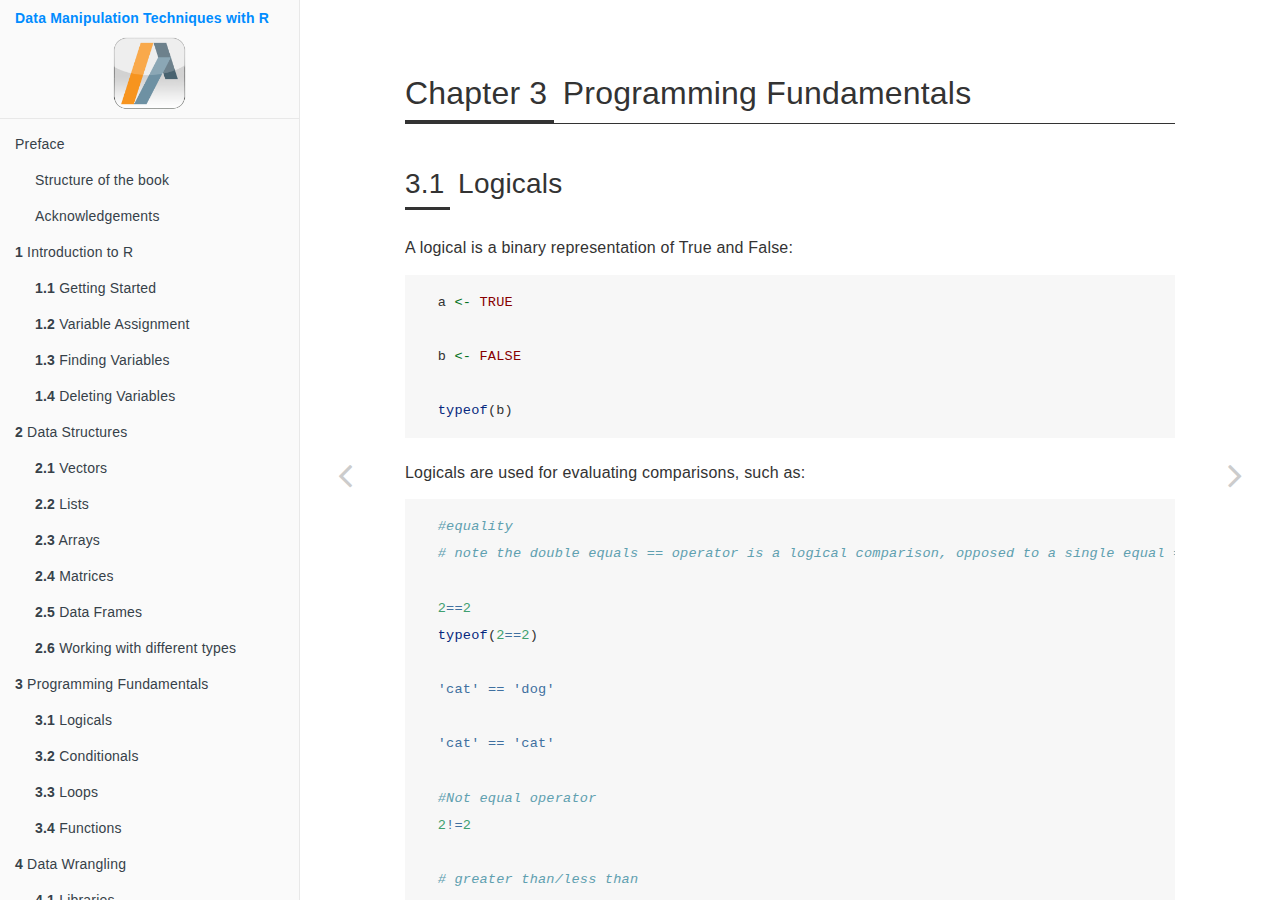
<file: docs/programming-fundamentals.html>
<!DOCTYPE html>
<html lang="" xml:lang="">
<head>

  <meta charset="utf-8" />
  <meta http-equiv="X-UA-Compatible" content="IE=edge" />
  <title>Chapter 3 Programming Fundamentals | Data Manipulation Techniques with R</title>
  <meta name="description" content="Chapter 3 Programming Fundamentals | Data Manipulation Techniques with R" />
  <meta name="generator" content="bookdown 0.21 and GitBook 2.6.7" />

  <meta property="og:title" content="Chapter 3 Programming Fundamentals | Data Manipulation Techniques with R" />
  <meta property="og:type" content="book" />
  
  
  
  <meta name="github-repo" content="andreavillanes/R_Data_Manipulation_Techniques" />

  <meta name="twitter:card" content="summary" />
  <meta name="twitter:title" content="Chapter 3 Programming Fundamentals | Data Manipulation Techniques with R" />
  
  
  




  <meta name="viewport" content="width=device-width, initial-scale=1" />
  <meta name="apple-mobile-web-app-capable" content="yes" />
  <meta name="apple-mobile-web-app-status-bar-style" content="black" />
  
  
<link rel="prev" href="data-structures.html"/>
<link rel="next" href="data-wrangling.html"/>
<script src="libs/header-attrs-2.7/header-attrs.js"></script>
<script src="libs/jquery-2.2.3/jquery.min.js"></script>
<link href="libs/gitbook-2.6.7/css/style.css" rel="stylesheet" />
<link href="libs/gitbook-2.6.7/css/plugin-table.css" rel="stylesheet" />
<link href="libs/gitbook-2.6.7/css/plugin-bookdown.css" rel="stylesheet" />
<link href="libs/gitbook-2.6.7/css/plugin-highlight.css" rel="stylesheet" />
<link href="libs/gitbook-2.6.7/css/plugin-search.css" rel="stylesheet" />
<link href="libs/gitbook-2.6.7/css/plugin-fontsettings.css" rel="stylesheet" />
<link href="libs/gitbook-2.6.7/css/plugin-clipboard.css" rel="stylesheet" />











<style type="text/css">
pre > code.sourceCode { white-space: pre; position: relative; }
pre > code.sourceCode > span { display: inline-block; line-height: 1.25; }
pre > code.sourceCode > span:empty { height: 1.2em; }
.sourceCode { overflow: visible; }
code.sourceCode > span { color: inherit; text-decoration: inherit; }
pre.sourceCode { margin: 0; }
@media screen {
div.sourceCode { overflow: auto; }
}
@media print {
pre > code.sourceCode { white-space: pre-wrap; }
pre > code.sourceCode > span { text-indent: -5em; padding-left: 5em; }
}
pre.numberSource code
  { counter-reset: source-line 0; }
pre.numberSource code > span
  { position: relative; left: -4em; counter-increment: source-line; }
pre.numberSource code > span > a:first-child::before
  { content: counter(source-line);
    position: relative; left: -1em; text-align: right; vertical-align: baseline;
    border: none; display: inline-block;
    -webkit-touch-callout: none; -webkit-user-select: none;
    -khtml-user-select: none; -moz-user-select: none;
    -ms-user-select: none; user-select: none;
    padding: 0 4px; width: 4em;
    color: #aaaaaa;
  }
pre.numberSource { margin-left: 3em; border-left: 1px solid #aaaaaa;  padding-left: 4px; }
div.sourceCode
  {   }
@media screen {
pre > code.sourceCode > span > a:first-child::before { text-decoration: underline; }
}
code span.al { color: #ff0000; font-weight: bold; } /* Alert */
code span.an { color: #60a0b0; font-weight: bold; font-style: italic; } /* Annotation */
code span.at { color: #7d9029; } /* Attribute */
code span.bn { color: #40a070; } /* BaseN */
code span.bu { } /* BuiltIn */
code span.cf { color: #007020; font-weight: bold; } /* ControlFlow */
code span.ch { color: #4070a0; } /* Char */
code span.cn { color: #880000; } /* Constant */
code span.co { color: #60a0b0; font-style: italic; } /* Comment */
code span.cv { color: #60a0b0; font-weight: bold; font-style: italic; } /* CommentVar */
code span.do { color: #ba2121; font-style: italic; } /* Documentation */
code span.dt { color: #902000; } /* DataType */
code span.dv { color: #40a070; } /* DecVal */
code span.er { color: #ff0000; font-weight: bold; } /* Error */
code span.ex { } /* Extension */
code span.fl { color: #40a070; } /* Float */
code span.fu { color: #06287e; } /* Function */
code span.im { } /* Import */
code span.in { color: #60a0b0; font-weight: bold; font-style: italic; } /* Information */
code span.kw { color: #007020; font-weight: bold; } /* Keyword */
code span.op { color: #666666; } /* Operator */
code span.ot { color: #007020; } /* Other */
code span.pp { color: #bc7a00; } /* Preprocessor */
code span.sc { color: #4070a0; } /* SpecialChar */
code span.ss { color: #bb6688; } /* SpecialString */
code span.st { color: #4070a0; } /* String */
code span.va { color: #19177c; } /* Variable */
code span.vs { color: #4070a0; } /* VerbatimString */
code span.wa { color: #60a0b0; font-weight: bold; font-style: italic; } /* Warning */
</style>

<link rel="stylesheet" href="style.css" type="text/css" />
</head>

<body>



  <div class="book without-animation with-summary font-size-2 font-family-1" data-basepath=".">

    <div class="book-summary">
      <nav role="navigation">

<ul class="summary">
<li><a style="font-weight:bold" href="https://andreavillanes.github.io/R_Data_Manipulation_Techniques/">Data Manipulation Techniques with R</a>
<img src="./img/iaaicon.png" alt="IAA"  class="center"</li>

<li class="divider"></li>
<li class="chapter" data-level="" data-path="index.html"><a href="index.html"><i class="fa fa-check"></i>Preface</a>
<ul>
<li class="chapter" data-level="" data-path="index.html"><a href="index.html#structure-of-the-book"><i class="fa fa-check"></i>Structure of the book</a></li>
<li class="chapter" data-level="" data-path="index.html"><a href="index.html#acknowledgements"><i class="fa fa-check"></i>Acknowledgements</a></li>
</ul></li>
<li class="chapter" data-level="1" data-path="introduction.html"><a href="introduction.html"><i class="fa fa-check"></i><b>1</b> Introduction to R</a>
<ul>
<li class="chapter" data-level="1.1" data-path="introduction.html"><a href="introduction.html#getting-started"><i class="fa fa-check"></i><b>1.1</b> Getting Started</a></li>
<li class="chapter" data-level="1.2" data-path="introduction.html"><a href="introduction.html#variable-assignment"><i class="fa fa-check"></i><b>1.2</b> Variable Assignment</a></li>
<li class="chapter" data-level="1.3" data-path="introduction.html"><a href="introduction.html#finding-variables"><i class="fa fa-check"></i><b>1.3</b> Finding Variables</a></li>
<li class="chapter" data-level="1.4" data-path="introduction.html"><a href="introduction.html#deleting-variables"><i class="fa fa-check"></i><b>1.4</b> Deleting Variables</a></li>
</ul></li>
<li class="chapter" data-level="2" data-path="data-structures.html"><a href="data-structures.html"><i class="fa fa-check"></i><b>2</b> Data Structures</a>
<ul>
<li class="chapter" data-level="2.1" data-path="data-structures.html"><a href="data-structures.html#vectors"><i class="fa fa-check"></i><b>2.1</b> Vectors</a></li>
<li class="chapter" data-level="2.2" data-path="data-structures.html"><a href="data-structures.html#lists"><i class="fa fa-check"></i><b>2.2</b> Lists</a></li>
<li class="chapter" data-level="2.3" data-path="data-structures.html"><a href="data-structures.html#arrays"><i class="fa fa-check"></i><b>2.3</b> Arrays</a></li>
<li class="chapter" data-level="2.4" data-path="data-structures.html"><a href="data-structures.html#matrices"><i class="fa fa-check"></i><b>2.4</b> Matrices</a></li>
<li class="chapter" data-level="2.5" data-path="data-structures.html"><a href="data-structures.html#data-frames"><i class="fa fa-check"></i><b>2.5</b> Data Frames</a></li>
<li class="chapter" data-level="2.6" data-path="data-structures.html"><a href="data-structures.html#working-with-different-types"><i class="fa fa-check"></i><b>2.6</b> Working with different types</a></li>
</ul></li>
<li class="chapter" data-level="3" data-path="programming-fundamentals.html"><a href="programming-fundamentals.html"><i class="fa fa-check"></i><b>3</b> Programming Fundamentals</a>
<ul>
<li class="chapter" data-level="3.1" data-path="programming-fundamentals.html"><a href="programming-fundamentals.html#logicals"><i class="fa fa-check"></i><b>3.1</b> Logicals</a></li>
<li class="chapter" data-level="3.2" data-path="programming-fundamentals.html"><a href="programming-fundamentals.html#conditionals"><i class="fa fa-check"></i><b>3.2</b> Conditionals</a></li>
<li class="chapter" data-level="3.3" data-path="programming-fundamentals.html"><a href="programming-fundamentals.html#loops"><i class="fa fa-check"></i><b>3.3</b> Loops</a></li>
<li class="chapter" data-level="3.4" data-path="programming-fundamentals.html"><a href="programming-fundamentals.html#functions"><i class="fa fa-check"></i><b>3.4</b> Functions</a></li>
</ul></li>
<li class="chapter" data-level="4" data-path="data-wrangling.html"><a href="data-wrangling.html"><i class="fa fa-check"></i><b>4</b> Data Wrangling</a>
<ul>
<li class="chapter" data-level="4.1" data-path="data-wrangling.html"><a href="data-wrangling.html#libraries"><i class="fa fa-check"></i><b>4.1</b> Libraries</a></li>
<li class="chapter" data-level="4.2" data-path="data-wrangling.html"><a href="data-wrangling.html#importing-exporting-data"><i class="fa fa-check"></i><b>4.2</b> Importing &amp; Exporting Data</a></li>
<li class="chapter" data-level="4.3" data-path="data-wrangling.html"><a href="data-wrangling.html#dplyr-and-tidyverse"><i class="fa fa-check"></i><b>4.3</b> dplyr and tidyverse</a></li>
<li class="chapter" data-level="4.4" data-path="data-wrangling.html"><a href="data-wrangling.html#data-manipulation---dplyr-basics"><i class="fa fa-check"></i><b>4.4</b> Data manipulation - dplyr basics</a></li>
<li class="chapter" data-level="4.5" data-path="data-wrangling.html"><a href="data-wrangling.html#dplyr---pipe-operator"><i class="fa fa-check"></i><b>4.5</b> dplyr - pipe operator</a></li>
<li class="chapter" data-level="4.6" data-path="data-wrangling.html"><a href="data-wrangling.html#stringr-package"><i class="fa fa-check"></i><b>4.6</b> stringr package</a></li>
<li class="chapter" data-level="4.7" data-path="data-wrangling.html"><a href="data-wrangling.html#combining-data---dplyr"><i class="fa fa-check"></i><b>4.7</b> Combining Data - dplyr</a></li>
<li class="chapter" data-level="4.8" data-path="data-wrangling.html"><a href="data-wrangling.html#cheat-sheet"><i class="fa fa-check"></i><b>4.8</b> Cheat Sheet</a></li>
<li class="chapter" data-level="4.9" data-path="data-wrangling.html"><a href="data-wrangling.html#extra---sqldf"><i class="fa fa-check"></i><b>4.9</b> Extra - sqldf</a></li>
</ul></li>
<li class="chapter" data-level="5" data-path="resources.html"><a href="resources.html"><i class="fa fa-check"></i><b>5</b> Resources</a>
<ul>
<li class="chapter" data-level="5.1" data-path="resources.html"><a href="resources.html#cheat-sheets"><i class="fa fa-check"></i><b>5.1</b> Cheat Sheets</a></li>
<li class="chapter" data-level="5.2" data-path="resources.html"><a href="resources.html#programming-style"><i class="fa fa-check"></i><b>5.2</b> Programming Style</a></li>
<li class="chapter" data-level="5.3" data-path="resources.html"><a href="resources.html#other-resources"><i class="fa fa-check"></i><b>5.3</b> Other resources</a></li>
<li class="chapter" data-level="5.4" data-path="resources.html"><a href="resources.html#books"><i class="fa fa-check"></i><b>5.4</b> Books</a></li>
</ul></li>
<li class="divider"></li>
<li><a href="https://github.com/rstudio/bookdown" target="blank">Published with bookdown</a></li>

</ul>

      </nav>
    </div>

    <div class="book-body">
      <div class="body-inner">
        <div class="book-header" role="navigation">
          <h1>
            <i class="fa fa-circle-o-notch fa-spin"></i><a href="./">Data Manipulation Techniques with R</a>
          </h1>
        </div>

        <div class="page-wrapper" tabindex="-1" role="main">
          <div class="page-inner">

            <section class="normal" id="section-">
<div id="programming-fundamentals" class="section level1" number="3">
<h1><span class="header-section-number">Chapter 3</span> Programming Fundamentals</h1>
<div id="logicals" class="section level2" number="3.1">
<h2><span class="header-section-number">3.1</span> Logicals</h2>
<p>A logical is a binary representation of True and False:</p>
<div class="sourceCode" id="cb1"><pre class="sourceCode r"><code class="sourceCode r"><span id="cb1-1"><a href="programming-fundamentals.html#cb1-1" aria-hidden="true" tabindex="-1"></a>  a <span class="ot">&lt;-</span> <span class="cn">TRUE</span></span>
<span id="cb1-2"><a href="programming-fundamentals.html#cb1-2" aria-hidden="true" tabindex="-1"></a>  </span>
<span id="cb1-3"><a href="programming-fundamentals.html#cb1-3" aria-hidden="true" tabindex="-1"></a>  b <span class="ot">&lt;-</span> <span class="cn">FALSE</span></span>
<span id="cb1-4"><a href="programming-fundamentals.html#cb1-4" aria-hidden="true" tabindex="-1"></a>  </span>
<span id="cb1-5"><a href="programming-fundamentals.html#cb1-5" aria-hidden="true" tabindex="-1"></a>  <span class="fu">typeof</span>(b)</span></code></pre></div>
<p>Logicals are used for evaluating comparisons, such as:</p>
<div class="sourceCode" id="cb2"><pre class="sourceCode r"><code class="sourceCode r"><span id="cb2-1"><a href="programming-fundamentals.html#cb2-1" aria-hidden="true" tabindex="-1"></a>  <span class="co">#equality</span></span>
<span id="cb2-2"><a href="programming-fundamentals.html#cb2-2" aria-hidden="true" tabindex="-1"></a>  <span class="co"># note the double equals == operator is a logical comparison, opposed to a single equal = being an assignment </span></span>
<span id="cb2-3"><a href="programming-fundamentals.html#cb2-3" aria-hidden="true" tabindex="-1"></a>    </span>
<span id="cb2-4"><a href="programming-fundamentals.html#cb2-4" aria-hidden="true" tabindex="-1"></a>  <span class="dv">2</span><span class="sc">==</span><span class="dv">2</span></span>
<span id="cb2-5"><a href="programming-fundamentals.html#cb2-5" aria-hidden="true" tabindex="-1"></a>  <span class="fu">typeof</span>(<span class="dv">2</span><span class="sc">==</span><span class="dv">2</span>)</span>
<span id="cb2-6"><a href="programming-fundamentals.html#cb2-6" aria-hidden="true" tabindex="-1"></a>    </span>
<span id="cb2-7"><a href="programming-fundamentals.html#cb2-7" aria-hidden="true" tabindex="-1"></a>  <span class="st">&#39;cat&#39;</span> <span class="sc">==</span> <span class="st">&#39;dog&#39;</span></span>
<span id="cb2-8"><a href="programming-fundamentals.html#cb2-8" aria-hidden="true" tabindex="-1"></a>    </span>
<span id="cb2-9"><a href="programming-fundamentals.html#cb2-9" aria-hidden="true" tabindex="-1"></a>  <span class="st">&#39;cat&#39;</span> <span class="sc">==</span> <span class="st">&#39;cat&#39;</span></span>
<span id="cb2-10"><a href="programming-fundamentals.html#cb2-10" aria-hidden="true" tabindex="-1"></a>    </span>
<span id="cb2-11"><a href="programming-fundamentals.html#cb2-11" aria-hidden="true" tabindex="-1"></a>  <span class="co">#Not equal operator </span></span>
<span id="cb2-12"><a href="programming-fundamentals.html#cb2-12" aria-hidden="true" tabindex="-1"></a>  <span class="dv">2</span><span class="sc">!=</span><span class="dv">2</span> </span>
<span id="cb2-13"><a href="programming-fundamentals.html#cb2-13" aria-hidden="true" tabindex="-1"></a>  </span>
<span id="cb2-14"><a href="programming-fundamentals.html#cb2-14" aria-hidden="true" tabindex="-1"></a>  <span class="co"># greater than/less than</span></span>
<span id="cb2-15"><a href="programming-fundamentals.html#cb2-15" aria-hidden="true" tabindex="-1"></a>  <span class="dv">2</span><span class="sc">&gt;</span><span class="dv">2</span></span>
<span id="cb2-16"><a href="programming-fundamentals.html#cb2-16" aria-hidden="true" tabindex="-1"></a>  </span>
<span id="cb2-17"><a href="programming-fundamentals.html#cb2-17" aria-hidden="true" tabindex="-1"></a>  <span class="dv">2</span><span class="sc">&gt;=</span><span class="dv">2</span></span>
<span id="cb2-18"><a href="programming-fundamentals.html#cb2-18" aria-hidden="true" tabindex="-1"></a>    </span>
<span id="cb2-19"><a href="programming-fundamentals.html#cb2-19" aria-hidden="true" tabindex="-1"></a>  <span class="dv">2</span><span class="sc">&lt;</span><span class="dv">1</span></span>
<span id="cb2-20"><a href="programming-fundamentals.html#cb2-20" aria-hidden="true" tabindex="-1"></a>    </span>
<span id="cb2-21"><a href="programming-fundamentals.html#cb2-21" aria-hidden="true" tabindex="-1"></a>  <span class="dv">2</span><span class="sc">&lt;=</span><span class="dv">1</span></span>
<span id="cb2-22"><a href="programming-fundamentals.html#cb2-22" aria-hidden="true" tabindex="-1"></a>    </span>
<span id="cb2-23"><a href="programming-fundamentals.html#cb2-23" aria-hidden="true" tabindex="-1"></a>  <span class="co"># Null Values </span></span>
<span id="cb2-24"><a href="programming-fundamentals.html#cb2-24" aria-hidden="true" tabindex="-1"></a>  V1 <span class="ot">&lt;-</span> <span class="dv">1</span></span>
<span id="cb2-25"><a href="programming-fundamentals.html#cb2-25" aria-hidden="true" tabindex="-1"></a>  V1[<span class="dv">10</span>] <span class="ot">&lt;-</span> <span class="dv">10</span></span>
<span id="cb2-26"><a href="programming-fundamentals.html#cb2-26" aria-hidden="true" tabindex="-1"></a>    </span>
<span id="cb2-27"><a href="programming-fundamentals.html#cb2-27" aria-hidden="true" tabindex="-1"></a>  <span class="fu">is.na</span>(V1)</span>
<span id="cb2-28"><a href="programming-fundamentals.html#cb2-28" aria-hidden="true" tabindex="-1"></a>  <span class="sc">!</span><span class="fu">is.na</span>(V1)</span>
<span id="cb2-29"><a href="programming-fundamentals.html#cb2-29" aria-hidden="true" tabindex="-1"></a>    </span>
<span id="cb2-30"><a href="programming-fundamentals.html#cb2-30" aria-hidden="true" tabindex="-1"></a>  <span class="co"># Contained within set </span></span>
<span id="cb2-31"><a href="programming-fundamentals.html#cb2-31" aria-hidden="true" tabindex="-1"></a>  V1</span>
<span id="cb2-32"><a href="programming-fundamentals.html#cb2-32" aria-hidden="true" tabindex="-1"></a>    </span>
<span id="cb2-33"><a href="programming-fundamentals.html#cb2-33" aria-hidden="true" tabindex="-1"></a>  <span class="dv">1</span> <span class="sc">%in%</span> V1</span>
<span id="cb2-34"><a href="programming-fundamentals.html#cb2-34" aria-hidden="true" tabindex="-1"></a>  <span class="dv">10</span> <span class="sc">%in%</span> V1</span>
<span id="cb2-35"><a href="programming-fundamentals.html#cb2-35" aria-hidden="true" tabindex="-1"></a>  <span class="dv">2</span> <span class="sc">%in%</span> V1</span>
<span id="cb2-36"><a href="programming-fundamentals.html#cb2-36" aria-hidden="true" tabindex="-1"></a>  </span>
<span id="cb2-37"><a href="programming-fundamentals.html#cb2-37" aria-hidden="true" tabindex="-1"></a>    </span>
<span id="cb2-38"><a href="programming-fundamentals.html#cb2-38" aria-hidden="true" tabindex="-1"></a>  <span class="fu">c</span>(<span class="dv">1</span>,<span class="dv">2</span>) <span class="sc">%in%</span> V1</span>
<span id="cb2-39"><a href="programming-fundamentals.html#cb2-39" aria-hidden="true" tabindex="-1"></a>    </span>
<span id="cb2-40"><a href="programming-fundamentals.html#cb2-40" aria-hidden="true" tabindex="-1"></a>  <span class="co"># If we want not in, then use the not ! operator around the entire statement </span></span>
<span id="cb2-41"><a href="programming-fundamentals.html#cb2-41" aria-hidden="true" tabindex="-1"></a>  <span class="sc">!</span>(<span class="dv">1</span> <span class="sc">%in%</span> V1)</span>
<span id="cb2-42"><a href="programming-fundamentals.html#cb2-42" aria-hidden="true" tabindex="-1"></a>    </span>
<span id="cb2-43"><a href="programming-fundamentals.html#cb2-43" aria-hidden="true" tabindex="-1"></a>  <span class="co"># Note, logicals can be used with other data types as well</span></span>
<span id="cb2-44"><a href="programming-fundamentals.html#cb2-44" aria-hidden="true" tabindex="-1"></a>  a <span class="ot">&lt;-</span> <span class="fu">c</span>(<span class="dv">1</span>,<span class="dv">2</span>,<span class="dv">3</span>,<span class="dv">4</span>,<span class="dv">5</span>) </span>
<span id="cb2-45"><a href="programming-fundamentals.html#cb2-45" aria-hidden="true" tabindex="-1"></a>  a <span class="sc">&lt;=</span> <span class="dv">1</span></span>
<span id="cb2-46"><a href="programming-fundamentals.html#cb2-46" aria-hidden="true" tabindex="-1"></a>    </span>
<span id="cb2-47"><a href="programming-fundamentals.html#cb2-47" aria-hidden="true" tabindex="-1"></a>  b <span class="ot">&lt;-</span> <span class="fu">c</span>(<span class="dv">1</span>,<span class="dv">2</span>,<span class="dv">7</span>,<span class="dv">9</span>,<span class="dv">5</span>)</span>
<span id="cb2-48"><a href="programming-fundamentals.html#cb2-48" aria-hidden="true" tabindex="-1"></a>  a <span class="sc">==</span> b</span>
<span id="cb2-49"><a href="programming-fundamentals.html#cb2-49" aria-hidden="true" tabindex="-1"></a>  a <span class="sc">!=</span> b</span>
<span id="cb2-50"><a href="programming-fundamentals.html#cb2-50" aria-hidden="true" tabindex="-1"></a>    </span>
<span id="cb2-51"><a href="programming-fundamentals.html#cb2-51" aria-hidden="true" tabindex="-1"></a>  A <span class="ot">&lt;-</span> <span class="fu">matrix</span>(<span class="dv">1</span><span class="sc">:</span><span class="dv">10</span>,<span class="dv">2</span>,<span class="dv">5</span>)</span>
<span id="cb2-52"><a href="programming-fundamentals.html#cb2-52" aria-hidden="true" tabindex="-1"></a>  B <span class="ot">&lt;-</span> <span class="fu">matrix</span>(<span class="fu">seq</span>(<span class="dv">1</span>,<span class="dv">20</span>,<span class="dv">2</span>),<span class="dv">2</span>,<span class="dv">5</span>)</span>
<span id="cb2-53"><a href="programming-fundamentals.html#cb2-53" aria-hidden="true" tabindex="-1"></a>    </span>
<span id="cb2-54"><a href="programming-fundamentals.html#cb2-54" aria-hidden="true" tabindex="-1"></a>  A <span class="sc">==</span> B</span>
<span id="cb2-55"><a href="programming-fundamentals.html#cb2-55" aria-hidden="true" tabindex="-1"></a>  A <span class="sc">!=</span> B</span>
<span id="cb2-56"><a href="programming-fundamentals.html#cb2-56" aria-hidden="true" tabindex="-1"></a>    </span>
<span id="cb2-57"><a href="programming-fundamentals.html#cb2-57" aria-hidden="true" tabindex="-1"></a>  <span class="fu">identical</span>(a,b)</span>
<span id="cb2-58"><a href="programming-fundamentals.html#cb2-58" aria-hidden="true" tabindex="-1"></a>  <span class="fu">identical</span>(A,B)</span>
<span id="cb2-59"><a href="programming-fundamentals.html#cb2-59" aria-hidden="true" tabindex="-1"></a>    </span>
<span id="cb2-60"><a href="programming-fundamentals.html#cb2-60" aria-hidden="true" tabindex="-1"></a>  <span class="fu">all.equal</span>(A,B)</span></code></pre></div>
</div>
<div id="conditionals" class="section level2" number="3.2">
<h2><span class="header-section-number">3.2</span> Conditionals</h2>
<p>Conditionals are expressions that perform different computations or actions depending on whether a predefined boolean condition is TRUE or FALSE. Conditionals allow us to control the flow of execution. We use logicals to evaluate conditional statements. Conditionals include if, else, ifelse.</p>
<p>The syntax of if statement is:</p>
<div class="sourceCode" id="cb3"><pre class="sourceCode r"><code class="sourceCode r"><span id="cb3-1"><a href="programming-fundamentals.html#cb3-1" aria-hidden="true" tabindex="-1"></a>  <span class="cf">if</span> (test_expression) {</span>
<span id="cb3-2"><a href="programming-fundamentals.html#cb3-2" aria-hidden="true" tabindex="-1"></a>  statement</span>
<span id="cb3-3"><a href="programming-fundamentals.html#cb3-3" aria-hidden="true" tabindex="-1"></a>  }</span></code></pre></div>
<p>If the test_expression is <code>TRUE</code>, the statement gets executed. But if it is <code>FALSE</code>, nothing happens. For example:</p>
<div class="sourceCode" id="cb4"><pre class="sourceCode r"><code class="sourceCode r"><span id="cb4-1"><a href="programming-fundamentals.html#cb4-1" aria-hidden="true" tabindex="-1"></a>  x <span class="ot">&lt;-</span> <span class="dv">5</span></span>
<span id="cb4-2"><a href="programming-fundamentals.html#cb4-2" aria-hidden="true" tabindex="-1"></a>  <span class="cf">if</span>(x <span class="sc">&gt;</span> <span class="dv">0</span>){</span>
<span id="cb4-3"><a href="programming-fundamentals.html#cb4-3" aria-hidden="true" tabindex="-1"></a>  <span class="fu">print</span>(<span class="st">&quot;Positive number&quot;</span>)</span>
<span id="cb4-4"><a href="programming-fundamentals.html#cb4-4" aria-hidden="true" tabindex="-1"></a>  }</span></code></pre></div>
<p>If you will be executing a single statement after the conditional, you can withold the { }</p>
<div class="sourceCode" id="cb5"><pre class="sourceCode r"><code class="sourceCode r"><span id="cb5-1"><a href="programming-fundamentals.html#cb5-1" aria-hidden="true" tabindex="-1"></a>  x <span class="ot">&lt;-</span> <span class="dv">5</span></span>
<span id="cb5-2"><a href="programming-fundamentals.html#cb5-2" aria-hidden="true" tabindex="-1"></a>  <span class="cf">if</span>(x <span class="sc">&gt;</span> <span class="dv">0</span>) <span class="fu">print</span>(<span class="st">&quot;Positive number&quot;</span>)</span></code></pre></div>
<p>If we want code to execute when the test_expression is <code>FALSE</code>, then we add an else statement:</p>
<div class="sourceCode" id="cb6"><pre class="sourceCode r"><code class="sourceCode r"><span id="cb6-1"><a href="programming-fundamentals.html#cb6-1" aria-hidden="true" tabindex="-1"></a>  <span class="cf">if</span> (test_expression) {</span>
<span id="cb6-2"><a href="programming-fundamentals.html#cb6-2" aria-hidden="true" tabindex="-1"></a>  statement</span>
<span id="cb6-3"><a href="programming-fundamentals.html#cb6-3" aria-hidden="true" tabindex="-1"></a>  } <span class="cf">else</span> {</span>
<span id="cb6-4"><a href="programming-fundamentals.html#cb6-4" aria-hidden="true" tabindex="-1"></a>  statement2</span>
<span id="cb6-5"><a href="programming-fundamentals.html#cb6-5" aria-hidden="true" tabindex="-1"></a>  }</span></code></pre></div>
<p>For example:</p>
<div class="sourceCode" id="cb7"><pre class="sourceCode r"><code class="sourceCode r"><span id="cb7-1"><a href="programming-fundamentals.html#cb7-1" aria-hidden="true" tabindex="-1"></a>  x <span class="ot">&lt;-</span> <span class="sc">-</span><span class="dv">5</span></span>
<span id="cb7-2"><a href="programming-fundamentals.html#cb7-2" aria-hidden="true" tabindex="-1"></a>  <span class="cf">if</span>(x <span class="sc">&gt;</span> <span class="dv">0</span>){</span>
<span id="cb7-3"><a href="programming-fundamentals.html#cb7-3" aria-hidden="true" tabindex="-1"></a>  <span class="fu">print</span>(<span class="st">&quot;Non-negative number&quot;</span>)</span>
<span id="cb7-4"><a href="programming-fundamentals.html#cb7-4" aria-hidden="true" tabindex="-1"></a>  } <span class="cf">else</span> {</span>
<span id="cb7-5"><a href="programming-fundamentals.html#cb7-5" aria-hidden="true" tabindex="-1"></a>  <span class="fu">print</span>(<span class="st">&quot;Negative number&quot;</span>)</span>
<span id="cb7-6"><a href="programming-fundamentals.html#cb7-6" aria-hidden="true" tabindex="-1"></a>  }</span></code></pre></div>
<p>Note that you can use multiple logicals in the test_expression, such as:</p>
<ul>
<li>Or operator |</li>
<li>And operator &amp;</li>
</ul>
<p>For example:</p>
<div class="sourceCode" id="cb8"><pre class="sourceCode r"><code class="sourceCode r"><span id="cb8-1"><a href="programming-fundamentals.html#cb8-1" aria-hidden="true" tabindex="-1"></a>  mean_values <span class="ot">&lt;-</span> <span class="fl">3.1</span></span>
<span id="cb8-2"><a href="programming-fundamentals.html#cb8-2" aria-hidden="true" tabindex="-1"></a>  std_dev_values <span class="ot">&lt;-</span> <span class="fl">1.95</span></span>
<span id="cb8-3"><a href="programming-fundamentals.html#cb8-3" aria-hidden="true" tabindex="-1"></a>  </span>
<span id="cb8-4"><a href="programming-fundamentals.html#cb8-4" aria-hidden="true" tabindex="-1"></a>  <span class="cf">if</span> (mean_values<span class="sc">&gt;=</span><span class="dv">0</span> <span class="sc">&amp;</span> std_dev_values<span class="sc">&gt;=</span><span class="dv">1</span>) {</span>
<span id="cb8-5"><a href="programming-fundamentals.html#cb8-5" aria-hidden="true" tabindex="-1"></a>      <span class="fu">print</span>(<span class="fu">paste</span>(<span class="st">&quot;The mean&quot;</span>, mean_values, <span class="st">&quot;is above 0, and the standard deviation&quot;</span>, std_dev_values, <span class="st">&quot;is above 1&quot;</span>))</span>
<span id="cb8-6"><a href="programming-fundamentals.html#cb8-6" aria-hidden="true" tabindex="-1"></a>  }</span></code></pre></div>
<p>Additionally, you can use the ifelse function to quickly assign a value based on a condition. The syntax for the ifelse function is <code>ifelse(test_expression, yes, no)</code>. For example:</p>
<div class="sourceCode" id="cb9"><pre class="sourceCode r"><code class="sourceCode r"><span id="cb9-1"><a href="programming-fundamentals.html#cb9-1" aria-hidden="true" tabindex="-1"></a>  std_dev_vector <span class="ot">&lt;-</span> <span class="fu">c</span>(<span class="fl">1.2</span>,<span class="fl">0.8</span>,<span class="fl">0.3</span>,<span class="fl">2.4</span>)</span>
<span id="cb9-2"><a href="programming-fundamentals.html#cb9-2" aria-hidden="true" tabindex="-1"></a>  <span class="fu">ifelse</span>(std_dev_vector<span class="sc">&gt;=</span><span class="dv">1</span>, <span class="st">&quot;above one&quot;</span>, <span class="st">&quot;below one&quot;</span>)</span></code></pre></div>
</div>
<div id="loops" class="section level2" number="3.3">
<h2><span class="header-section-number">3.3</span> Loops</h2>
<p>Occassionally, we need perform a task in an iterative cycle, also known as a loop. According to the R base manual, among the control flow commands, the loop constructs are <code>for</code>, <code>while</code> and <code>repeat</code>, with the additional clauses <code>break</code> and <code>next</code>.</p>
<p>A for loop is used for iterating over a sequence (they iterate a defined number of times):</p>
<div class="sourceCode" id="cb10"><pre class="sourceCode r"><code class="sourceCode r"><span id="cb10-1"><a href="programming-fundamentals.html#cb10-1" aria-hidden="true" tabindex="-1"></a>  sequence <span class="ot">&lt;-</span> <span class="fu">seq</span>(<span class="dv">0</span>,<span class="dv">50</span>,<span class="dv">5</span>)</span>
<span id="cb10-2"><a href="programming-fundamentals.html#cb10-2" aria-hidden="true" tabindex="-1"></a>  </span>
<span id="cb10-3"><a href="programming-fundamentals.html#cb10-3" aria-hidden="true" tabindex="-1"></a>  <span class="co">#Note this will iterate 11 times, the number of elements in &quot;sequence&quot;</span></span>
<span id="cb10-4"><a href="programming-fundamentals.html#cb10-4" aria-hidden="true" tabindex="-1"></a>  <span class="cf">for</span>(i <span class="cf">in</span> <span class="dv">1</span><span class="sc">:</span><span class="fu">length</span>(sequence)){</span>
<span id="cb10-5"><a href="programming-fundamentals.html#cb10-5" aria-hidden="true" tabindex="-1"></a>    <span class="fu">print</span>(<span class="fu">paste</span>(<span class="st">&quot;Now at iteration&quot;</span>, i, <span class="st">&quot;, value of sequence is&quot;</span>, sequence[i]))</span>
<span id="cb10-6"><a href="programming-fundamentals.html#cb10-6" aria-hidden="true" tabindex="-1"></a>    <span class="fu">Sys.sleep</span>(<span class="fl">0.50</span>)</span>
<span id="cb10-7"><a href="programming-fundamentals.html#cb10-7" aria-hidden="true" tabindex="-1"></a>  }</span></code></pre></div>
<p>By default, R will iterate over all the elements in a vector without needing to designate a number</p>
<div class="sourceCode" id="cb11"><pre class="sourceCode r"><code class="sourceCode r"><span id="cb11-1"><a href="programming-fundamentals.html#cb11-1" aria-hidden="true" tabindex="-1"></a>  <span class="cf">for</span>(value <span class="cf">in</span> sequence){</span>
<span id="cb11-2"><a href="programming-fundamentals.html#cb11-2" aria-hidden="true" tabindex="-1"></a>    <span class="fu">print</span>(<span class="fu">paste</span>(<span class="st">&quot;Value of sequence is&quot;</span>, value))</span>
<span id="cb11-3"><a href="programming-fundamentals.html#cb11-3" aria-hidden="true" tabindex="-1"></a>    <span class="fu">Sys.sleep</span>(<span class="fl">0.50</span>)</span>
<span id="cb11-4"><a href="programming-fundamentals.html#cb11-4" aria-hidden="true" tabindex="-1"></a>  }</span></code></pre></div>
<p>With the break statement, we can stop the loop before it has looped through all the items:</p>
<div class="sourceCode" id="cb12"><pre class="sourceCode r"><code class="sourceCode r"><span id="cb12-1"><a href="programming-fundamentals.html#cb12-1" aria-hidden="true" tabindex="-1"></a>  <span class="cf">for</span>(i <span class="cf">in</span> <span class="dv">1</span><span class="sc">:</span><span class="fu">length</span>(sequence)){</span>
<span id="cb12-2"><a href="programming-fundamentals.html#cb12-2" aria-hidden="true" tabindex="-1"></a>    <span class="cf">if</span>(i<span class="sc">&gt;</span><span class="dv">5</span>) <span class="cf">break</span></span>
<span id="cb12-3"><a href="programming-fundamentals.html#cb12-3" aria-hidden="true" tabindex="-1"></a>    <span class="fu">print</span>(<span class="fu">paste</span>(<span class="st">&quot;Now at iteration&quot;</span>, i, <span class="st">&quot;, value of sequence is&quot;</span>, sequence[i]))</span>
<span id="cb12-4"><a href="programming-fundamentals.html#cb12-4" aria-hidden="true" tabindex="-1"></a>    <span class="fu">Sys.sleep</span>(<span class="fl">0.50</span>)</span>
<span id="cb12-5"><a href="programming-fundamentals.html#cb12-5" aria-hidden="true" tabindex="-1"></a>  }</span></code></pre></div>
<p>With the next statement, we can skip an iteration without terminating the loop:</p>
<div class="sourceCode" id="cb13"><pre class="sourceCode r"><code class="sourceCode r"><span id="cb13-1"><a href="programming-fundamentals.html#cb13-1" aria-hidden="true" tabindex="-1"></a>  <span class="cf">for</span>(i <span class="cf">in</span> <span class="dv">1</span><span class="sc">:</span><span class="fu">length</span>(sequence)){</span>
<span id="cb13-2"><a href="programming-fundamentals.html#cb13-2" aria-hidden="true" tabindex="-1"></a>    <span class="cf">if</span>((i <span class="sc">%%</span> <span class="dv">2</span>)<span class="sc">!=</span><span class="dv">0</span>) <span class="cf">next</span></span>
<span id="cb13-3"><a href="programming-fundamentals.html#cb13-3" aria-hidden="true" tabindex="-1"></a>    <span class="fu">print</span>(<span class="fu">paste</span>(<span class="st">&quot;Now at iteration&quot;</span>, i, <span class="st">&quot;, value of sequence is&quot;</span>, sequence[i]))</span>
<span id="cb13-4"><a href="programming-fundamentals.html#cb13-4" aria-hidden="true" tabindex="-1"></a>    <span class="fu">Sys.sleep</span>(<span class="fl">0.50</span>)</span>
<span id="cb13-5"><a href="programming-fundamentals.html#cb13-5" aria-hidden="true" tabindex="-1"></a>  }</span></code></pre></div>
<p>The while loops are used to loop until a specific condition is met:</p>
<div class="sourceCode" id="cb14"><pre class="sourceCode r"><code class="sourceCode r"><span id="cb14-1"><a href="programming-fundamentals.html#cb14-1" aria-hidden="true" tabindex="-1"></a>  <span class="cf">while</span> (test_expression)</span>
<span id="cb14-2"><a href="programming-fundamentals.html#cb14-2" aria-hidden="true" tabindex="-1"></a>  {</span>
<span id="cb14-3"><a href="programming-fundamentals.html#cb14-3" aria-hidden="true" tabindex="-1"></a>  statement</span>
<span id="cb14-4"><a href="programming-fundamentals.html#cb14-4" aria-hidden="true" tabindex="-1"></a>  }</span></code></pre></div>
<p>Here, test_expression is evaluated and the body of the loop is entered if the result is TRUE. The statements inside the loop are executed and the flow returns to evaluate the test_expression again. This is repeated each time until test_expression evaluates to FALSE, in which case, the loop exits. For example:</p>
<div class="sourceCode" id="cb15"><pre class="sourceCode r"><code class="sourceCode r"><span id="cb15-1"><a href="programming-fundamentals.html#cb15-1" aria-hidden="true" tabindex="-1"></a>  <span class="co">#While loops - iterate so long as the condition is true </span></span>
<span id="cb15-2"><a href="programming-fundamentals.html#cb15-2" aria-hidden="true" tabindex="-1"></a>  <span class="co">#With while loops, it&#39;s important to set your starting conditions</span></span>
<span id="cb15-3"><a href="programming-fundamentals.html#cb15-3" aria-hidden="true" tabindex="-1"></a>  continue <span class="ot">&lt;-</span> <span class="cn">TRUE</span> </span>
<span id="cb15-4"><a href="programming-fundamentals.html#cb15-4" aria-hidden="true" tabindex="-1"></a>  i <span class="ot">&lt;-</span> <span class="dv">0</span></span>
<span id="cb15-5"><a href="programming-fundamentals.html#cb15-5" aria-hidden="true" tabindex="-1"></a>  <span class="cf">while</span>(continue<span class="sc">==</span><span class="cn">TRUE</span>){</span>
<span id="cb15-6"><a href="programming-fundamentals.html#cb15-6" aria-hidden="true" tabindex="-1"></a>    i <span class="ot">=</span> i <span class="sc">+</span> <span class="dv">1</span> </span>
<span id="cb15-7"><a href="programming-fundamentals.html#cb15-7" aria-hidden="true" tabindex="-1"></a>    <span class="fu">print</span>(<span class="fu">paste</span>(<span class="st">&quot;At iteration&quot;</span>, i, <span class="st">&quot;continue still set to&quot;</span>, continue))</span>
<span id="cb15-8"><a href="programming-fundamentals.html#cb15-8" aria-hidden="true" tabindex="-1"></a>    <span class="cf">if</span>(i<span class="sc">&gt;=</span><span class="dv">5</span>){</span>
<span id="cb15-9"><a href="programming-fundamentals.html#cb15-9" aria-hidden="true" tabindex="-1"></a>      continue <span class="ot">&lt;-</span> <span class="cn">FALSE</span></span>
<span id="cb15-10"><a href="programming-fundamentals.html#cb15-10" aria-hidden="true" tabindex="-1"></a>      <span class="fu">print</span>(<span class="fu">paste</span>(<span class="st">&quot;Iteration&quot;</span>, i, <span class="st">&quot;reached. Continue set to&quot;</span>, continue))</span>
<span id="cb15-11"><a href="programming-fundamentals.html#cb15-11" aria-hidden="true" tabindex="-1"></a>      <span class="fu">print</span>(<span class="fu">paste</span>(<span class="st">&quot;While loop terminated upon reaching iteration&quot;</span>, i))</span>
<span id="cb15-12"><a href="programming-fundamentals.html#cb15-12" aria-hidden="true" tabindex="-1"></a>    } </span>
<span id="cb15-13"><a href="programming-fundamentals.html#cb15-13" aria-hidden="true" tabindex="-1"></a>    <span class="fu">Sys.sleep</span>(<span class="fl">0.50</span>)</span>
<span id="cb15-14"><a href="programming-fundamentals.html#cb15-14" aria-hidden="true" tabindex="-1"></a>  }</span></code></pre></div>
<p>A repeat loop is used to iterate over a block of code multiple number of times. There is no condition check in repeat loop to exit the loop. We must ourselves put a condition explicitly inside the body of the loop and use the break statement to exit the loop. Failing to do so will result into an infinite loop.</p>
<div class="sourceCode" id="cb16"><pre class="sourceCode r"><code class="sourceCode r"><span id="cb16-1"><a href="programming-fundamentals.html#cb16-1" aria-hidden="true" tabindex="-1"></a>  <span class="cf">repeat</span> {</span>
<span id="cb16-2"><a href="programming-fundamentals.html#cb16-2" aria-hidden="true" tabindex="-1"></a>  statement</span>
<span id="cb16-3"><a href="programming-fundamentals.html#cb16-3" aria-hidden="true" tabindex="-1"></a>  }</span></code></pre></div>
<p>For example:</p>
<div class="sourceCode" id="cb17"><pre class="sourceCode r"><code class="sourceCode r"><span id="cb17-1"><a href="programming-fundamentals.html#cb17-1" aria-hidden="true" tabindex="-1"></a>  x <span class="ot">&lt;-</span> <span class="dv">1</span></span>
<span id="cb17-2"><a href="programming-fundamentals.html#cb17-2" aria-hidden="true" tabindex="-1"></a>  <span class="cf">repeat</span> {</span>
<span id="cb17-3"><a href="programming-fundamentals.html#cb17-3" aria-hidden="true" tabindex="-1"></a>  <span class="fu">print</span>(x)</span>
<span id="cb17-4"><a href="programming-fundamentals.html#cb17-4" aria-hidden="true" tabindex="-1"></a>  x <span class="ot">=</span> x<span class="sc">+</span><span class="dv">1</span></span>
<span id="cb17-5"><a href="programming-fundamentals.html#cb17-5" aria-hidden="true" tabindex="-1"></a>  <span class="cf">if</span> (x <span class="sc">==</span> <span class="dv">6</span>){</span>
<span id="cb17-6"><a href="programming-fundamentals.html#cb17-6" aria-hidden="true" tabindex="-1"></a>  <span class="cf">break</span></span>
<span id="cb17-7"><a href="programming-fundamentals.html#cb17-7" aria-hidden="true" tabindex="-1"></a>  }</span>
<span id="cb17-8"><a href="programming-fundamentals.html#cb17-8" aria-hidden="true" tabindex="-1"></a>  }</span></code></pre></div>
<p>Finally, we can nest loops of the same type or different types - for example, for every value of i it will do a loop of n:</p>
<div class="sourceCode" id="cb18"><pre class="sourceCode r"><code class="sourceCode r"><span id="cb18-1"><a href="programming-fundamentals.html#cb18-1" aria-hidden="true" tabindex="-1"></a>  continue <span class="ot">&lt;-</span> <span class="cn">TRUE</span> </span>
<span id="cb18-2"><a href="programming-fundamentals.html#cb18-2" aria-hidden="true" tabindex="-1"></a>  i <span class="ot">&lt;-</span> <span class="dv">0</span></span>
<span id="cb18-3"><a href="programming-fundamentals.html#cb18-3" aria-hidden="true" tabindex="-1"></a>  </span>
<span id="cb18-4"><a href="programming-fundamentals.html#cb18-4" aria-hidden="true" tabindex="-1"></a>  <span class="cf">while</span>(continue<span class="sc">==</span><span class="cn">TRUE</span>){</span>
<span id="cb18-5"><a href="programming-fundamentals.html#cb18-5" aria-hidden="true" tabindex="-1"></a>    i <span class="ot">=</span> i <span class="sc">+</span> <span class="dv">1</span> </span>
<span id="cb18-6"><a href="programming-fundamentals.html#cb18-6" aria-hidden="true" tabindex="-1"></a>    <span class="fu">print</span>(i)</span>
<span id="cb18-7"><a href="programming-fundamentals.html#cb18-7" aria-hidden="true" tabindex="-1"></a>    <span class="cf">if</span>(i<span class="sc">&gt;=</span><span class="dv">5</span>) continue <span class="ot">&lt;-</span> <span class="cn">FALSE</span></span>
<span id="cb18-8"><a href="programming-fundamentals.html#cb18-8" aria-hidden="true" tabindex="-1"></a>    </span>
<span id="cb18-9"><a href="programming-fundamentals.html#cb18-9" aria-hidden="true" tabindex="-1"></a>    <span class="cf">for</span>(n <span class="cf">in</span> <span class="dv">1</span><span class="sc">:</span><span class="dv">3</span>){</span>
<span id="cb18-10"><a href="programming-fundamentals.html#cb18-10" aria-hidden="true" tabindex="-1"></a>      <span class="fu">print</span>(<span class="fu">paste</span>(<span class="st">&quot;The value of i is&quot;</span>, i, <span class="st">&quot;,and the value of n is&quot;</span>, n))</span>
<span id="cb18-11"><a href="programming-fundamentals.html#cb18-11" aria-hidden="true" tabindex="-1"></a>      <span class="fu">Sys.sleep</span>(<span class="fl">0.25</span>)</span>
<span id="cb18-12"><a href="programming-fundamentals.html#cb18-12" aria-hidden="true" tabindex="-1"></a>    }</span>
<span id="cb18-13"><a href="programming-fundamentals.html#cb18-13" aria-hidden="true" tabindex="-1"></a>    </span>
<span id="cb18-14"><a href="programming-fundamentals.html#cb18-14" aria-hidden="true" tabindex="-1"></a>  }</span></code></pre></div>
</div>
<div id="functions" class="section level2" number="3.4">
<h2><span class="header-section-number">3.4</span> Functions</h2>
<p>A function is a set of statements organized together to perform a specific task. R has a large number of in-built functions and the user can create their own functions.</p>
<p>An R function is created by using the keyword function. The basic syntax of an R function definition is as follows:</p>
<div class="sourceCode" id="cb19"><pre class="sourceCode r"><code class="sourceCode r"><span id="cb19-1"><a href="programming-fundamentals.html#cb19-1" aria-hidden="true" tabindex="-1"></a>  function_name <span class="ot">&lt;-</span> <span class="cf">function</span>(arg_1, arg_2, arg_n) {</span>
<span id="cb19-2"><a href="programming-fundamentals.html#cb19-2" aria-hidden="true" tabindex="-1"></a>     Function_Body </span>
<span id="cb19-3"><a href="programming-fundamentals.html#cb19-3" aria-hidden="true" tabindex="-1"></a>  }</span></code></pre></div>
<p>An example of a custom function is the following:</p>
<div class="sourceCode" id="cb20"><pre class="sourceCode r"><code class="sourceCode r"><span id="cb20-1"><a href="programming-fundamentals.html#cb20-1" aria-hidden="true" tabindex="-1"></a>  numbers <span class="ot">&lt;-</span> <span class="fu">seq</span>(<span class="dv">1</span><span class="sc">:</span><span class="dv">10</span>)</span>
<span id="cb20-2"><a href="programming-fundamentals.html#cb20-2" aria-hidden="true" tabindex="-1"></a>  </span>
<span id="cb20-3"><a href="programming-fundamentals.html#cb20-3" aria-hidden="true" tabindex="-1"></a>  calculator <span class="ot">&lt;-</span> <span class="cf">function</span>(data, type){</span>
<span id="cb20-4"><a href="programming-fundamentals.html#cb20-4" aria-hidden="true" tabindex="-1"></a>    <span class="cf">if</span>(type<span class="sc">==</span><span class="st">&quot;mean&quot;</span>){</span>
<span id="cb20-5"><a href="programming-fundamentals.html#cb20-5" aria-hidden="true" tabindex="-1"></a>      value <span class="ot">&lt;-</span> <span class="fu">mean</span>(data)</span>
<span id="cb20-6"><a href="programming-fundamentals.html#cb20-6" aria-hidden="true" tabindex="-1"></a>    } <span class="cf">else</span> <span class="cf">if</span> (type<span class="sc">==</span><span class="st">&quot;sum&quot;</span>){</span>
<span id="cb20-7"><a href="programming-fundamentals.html#cb20-7" aria-hidden="true" tabindex="-1"></a>      value <span class="ot">&lt;-</span> <span class="fu">sum</span>(data) </span>
<span id="cb20-8"><a href="programming-fundamentals.html#cb20-8" aria-hidden="true" tabindex="-1"></a>    } <span class="cf">else</span> <span class="cf">if</span> (type<span class="sc">==</span><span class="st">&quot;min&quot;</span>){</span>
<span id="cb20-9"><a href="programming-fundamentals.html#cb20-9" aria-hidden="true" tabindex="-1"></a>      value <span class="ot">&lt;-</span> <span class="fu">min</span>(data) </span>
<span id="cb20-10"><a href="programming-fundamentals.html#cb20-10" aria-hidden="true" tabindex="-1"></a>    } <span class="cf">else</span> {</span>
<span id="cb20-11"><a href="programming-fundamentals.html#cb20-11" aria-hidden="true" tabindex="-1"></a>      value <span class="ot">&lt;-</span> <span class="st">&quot;function not in calculator&quot;</span></span>
<span id="cb20-12"><a href="programming-fundamentals.html#cb20-12" aria-hidden="true" tabindex="-1"></a>    }</span>
<span id="cb20-13"><a href="programming-fundamentals.html#cb20-13" aria-hidden="true" tabindex="-1"></a>    <span class="fu">return</span>(value)</span>
<span id="cb20-14"><a href="programming-fundamentals.html#cb20-14" aria-hidden="true" tabindex="-1"></a>  }</span>
<span id="cb20-15"><a href="programming-fundamentals.html#cb20-15" aria-hidden="true" tabindex="-1"></a>  </span>
<span id="cb20-16"><a href="programming-fundamentals.html#cb20-16" aria-hidden="true" tabindex="-1"></a>  <span class="fu">calculator</span>(numbers, <span class="st">&quot;mean&quot;</span>)</span>
<span id="cb20-17"><a href="programming-fundamentals.html#cb20-17" aria-hidden="true" tabindex="-1"></a>  <span class="fu">calculator</span>(numbers, <span class="st">&quot;sum&quot;</span>)</span>
<span id="cb20-18"><a href="programming-fundamentals.html#cb20-18" aria-hidden="true" tabindex="-1"></a>  <span class="fu">calculator</span>(numbers, <span class="st">&quot;min&quot;</span>)</span>
<span id="cb20-19"><a href="programming-fundamentals.html#cb20-19" aria-hidden="true" tabindex="-1"></a>  <span class="fu">calculator</span>(numbers, <span class="st">&quot;max&quot;</span>)</span></code></pre></div>
<p>To provide a default in the parameters, use the equal sign:</p>
<div class="sourceCode" id="cb21"><pre class="sourceCode r"><code class="sourceCode r"><span id="cb21-1"><a href="programming-fundamentals.html#cb21-1" aria-hidden="true" tabindex="-1"></a>  calculator <span class="ot">&lt;-</span> <span class="cf">function</span>(data, <span class="at">type=</span><span class="st">&#39;mean&#39;</span>){</span>
<span id="cb21-2"><a href="programming-fundamentals.html#cb21-2" aria-hidden="true" tabindex="-1"></a>    <span class="cf">if</span>(type<span class="sc">==</span><span class="st">&quot;mean&quot;</span>){</span>
<span id="cb21-3"><a href="programming-fundamentals.html#cb21-3" aria-hidden="true" tabindex="-1"></a>      value <span class="ot">&lt;-</span> <span class="fu">mean</span>(data)</span>
<span id="cb21-4"><a href="programming-fundamentals.html#cb21-4" aria-hidden="true" tabindex="-1"></a>    } <span class="cf">else</span> <span class="cf">if</span> (type<span class="sc">==</span><span class="st">&quot;sum&quot;</span>){</span>
<span id="cb21-5"><a href="programming-fundamentals.html#cb21-5" aria-hidden="true" tabindex="-1"></a>      value <span class="ot">&lt;-</span> <span class="fu">sum</span>(data) </span>
<span id="cb21-6"><a href="programming-fundamentals.html#cb21-6" aria-hidden="true" tabindex="-1"></a>    } <span class="cf">else</span> <span class="cf">if</span> (type<span class="sc">==</span><span class="st">&quot;min&quot;</span>){</span>
<span id="cb21-7"><a href="programming-fundamentals.html#cb21-7" aria-hidden="true" tabindex="-1"></a>      value <span class="ot">&lt;-</span> <span class="fu">min</span>(data) </span>
<span id="cb21-8"><a href="programming-fundamentals.html#cb21-8" aria-hidden="true" tabindex="-1"></a>    } <span class="cf">else</span> {</span>
<span id="cb21-9"><a href="programming-fundamentals.html#cb21-9" aria-hidden="true" tabindex="-1"></a>      value <span class="ot">&lt;-</span> <span class="st">&quot;function not in calculator&quot;</span></span>
<span id="cb21-10"><a href="programming-fundamentals.html#cb21-10" aria-hidden="true" tabindex="-1"></a>    }</span>
<span id="cb21-11"><a href="programming-fundamentals.html#cb21-11" aria-hidden="true" tabindex="-1"></a>    <span class="fu">return</span>(value)</span>
<span id="cb21-12"><a href="programming-fundamentals.html#cb21-12" aria-hidden="true" tabindex="-1"></a>  }</span>
<span id="cb21-13"><a href="programming-fundamentals.html#cb21-13" aria-hidden="true" tabindex="-1"></a>  </span>
<span id="cb21-14"><a href="programming-fundamentals.html#cb21-14" aria-hidden="true" tabindex="-1"></a>  <span class="fu">calculator</span>(numbers)</span></code></pre></div>
<p>If we want to return multiple values, we need store them in a vector or list and return that object:</p>
<div class="sourceCode" id="cb22"><pre class="sourceCode r"><code class="sourceCode r"><span id="cb22-1"><a href="programming-fundamentals.html#cb22-1" aria-hidden="true" tabindex="-1"></a>  univariate_summary <span class="ot">&lt;-</span> <span class="cf">function</span>(data){</span>
<span id="cb22-2"><a href="programming-fundamentals.html#cb22-2" aria-hidden="true" tabindex="-1"></a>    ntot <span class="ot">&lt;-</span> <span class="fu">length</span>(data)</span>
<span id="cb22-3"><a href="programming-fundamentals.html#cb22-3" aria-hidden="true" tabindex="-1"></a>    mean <span class="ot">&lt;-</span> <span class="fu">mean</span>(data)</span>
<span id="cb22-4"><a href="programming-fundamentals.html#cb22-4" aria-hidden="true" tabindex="-1"></a>    std <span class="ot">&lt;-</span> <span class="fu">sd</span>(data)</span>
<span id="cb22-5"><a href="programming-fundamentals.html#cb22-5" aria-hidden="true" tabindex="-1"></a>    percentiles  <span class="ot">&lt;-</span> <span class="fu">quantile</span>(data, <span class="at">probs=</span><span class="fu">c</span>(<span class="dv">0</span>, <span class="fl">0.25</span>, <span class="fl">0.50</span>, <span class="fl">0.75</span>, <span class="dv">1</span>))</span>
<span id="cb22-6"><a href="programming-fundamentals.html#cb22-6" aria-hidden="true" tabindex="-1"></a>    </span>
<span id="cb22-7"><a href="programming-fundamentals.html#cb22-7" aria-hidden="true" tabindex="-1"></a>    l1 <span class="ot">&lt;-</span> <span class="fu">list</span>(<span class="at">n_obs=</span>ntot, <span class="at">mean=</span>mean, <span class="at">std=</span>std, <span class="at">percentiles=</span>percentiles)</span>
<span id="cb22-8"><a href="programming-fundamentals.html#cb22-8" aria-hidden="true" tabindex="-1"></a>    <span class="fu">return</span>(l1)</span>
<span id="cb22-9"><a href="programming-fundamentals.html#cb22-9" aria-hidden="true" tabindex="-1"></a>  }</span>
<span id="cb22-10"><a href="programming-fundamentals.html#cb22-10" aria-hidden="true" tabindex="-1"></a>  </span>
<span id="cb22-11"><a href="programming-fundamentals.html#cb22-11" aria-hidden="true" tabindex="-1"></a>  results <span class="ot">&lt;-</span> <span class="fu">univariate_summary</span>(numbers)</span>
<span id="cb22-12"><a href="programming-fundamentals.html#cb22-12" aria-hidden="true" tabindex="-1"></a>  results<span class="sc">$</span>percentiles</span>
<span id="cb22-13"><a href="programming-fundamentals.html#cb22-13" aria-hidden="true" tabindex="-1"></a>  results<span class="sc">$</span>std</span></code></pre></div>

</div>
</div>
            </section>

          </div>
        </div>
      </div>
<a href="data-structures.html" class="navigation navigation-prev " aria-label="Previous page"><i class="fa fa-angle-left"></i></a>
<a href="data-wrangling.html" class="navigation navigation-next " aria-label="Next page"><i class="fa fa-angle-right"></i></a>
    </div>
  </div>
<script src="libs/gitbook-2.6.7/js/app.min.js"></script>
<script src="libs/gitbook-2.6.7/js/lunr.js"></script>
<script src="libs/gitbook-2.6.7/js/clipboard.min.js"></script>
<script src="libs/gitbook-2.6.7/js/plugin-search.js"></script>
<script src="libs/gitbook-2.6.7/js/plugin-sharing.js"></script>
<script src="libs/gitbook-2.6.7/js/plugin-fontsettings.js"></script>
<script src="libs/gitbook-2.6.7/js/plugin-bookdown.js"></script>
<script src="libs/gitbook-2.6.7/js/jquery.highlight.js"></script>
<script src="libs/gitbook-2.6.7/js/plugin-clipboard.js"></script>
<script>
gitbook.require(["gitbook"], function(gitbook) {
gitbook.start({
"sharing": {
"github": true,
"facebook": false,
"twitter": true,
"linkedin": false,
"weibo": false,
"instapaper": false,
"vk": false,
"all": ["facebook", "twitter", "linkedin", "weibo", "instapaper"]
},
"fontsettings": {
"theme": "white",
"family": "sans",
"size": 2
},
"edit": {
"link": "https://github.com/andreavillanes/R_Data_Manipulation_Techniques/edit/master/03-programming_fundamentals.Rmd",
"text": "Edit"
},
"history": {
"link": null,
"text": null
},
"view": {
"link": "https://github.com/andreavillanes/R_Data_Manipulation_Techniques/blob/master/03-programming_fundamentals.Rmd",
"text": null
},
"download": null,
"toc": {
"collapse": "subsection"
}
});
});
</script>

</body>

</html>
</file>
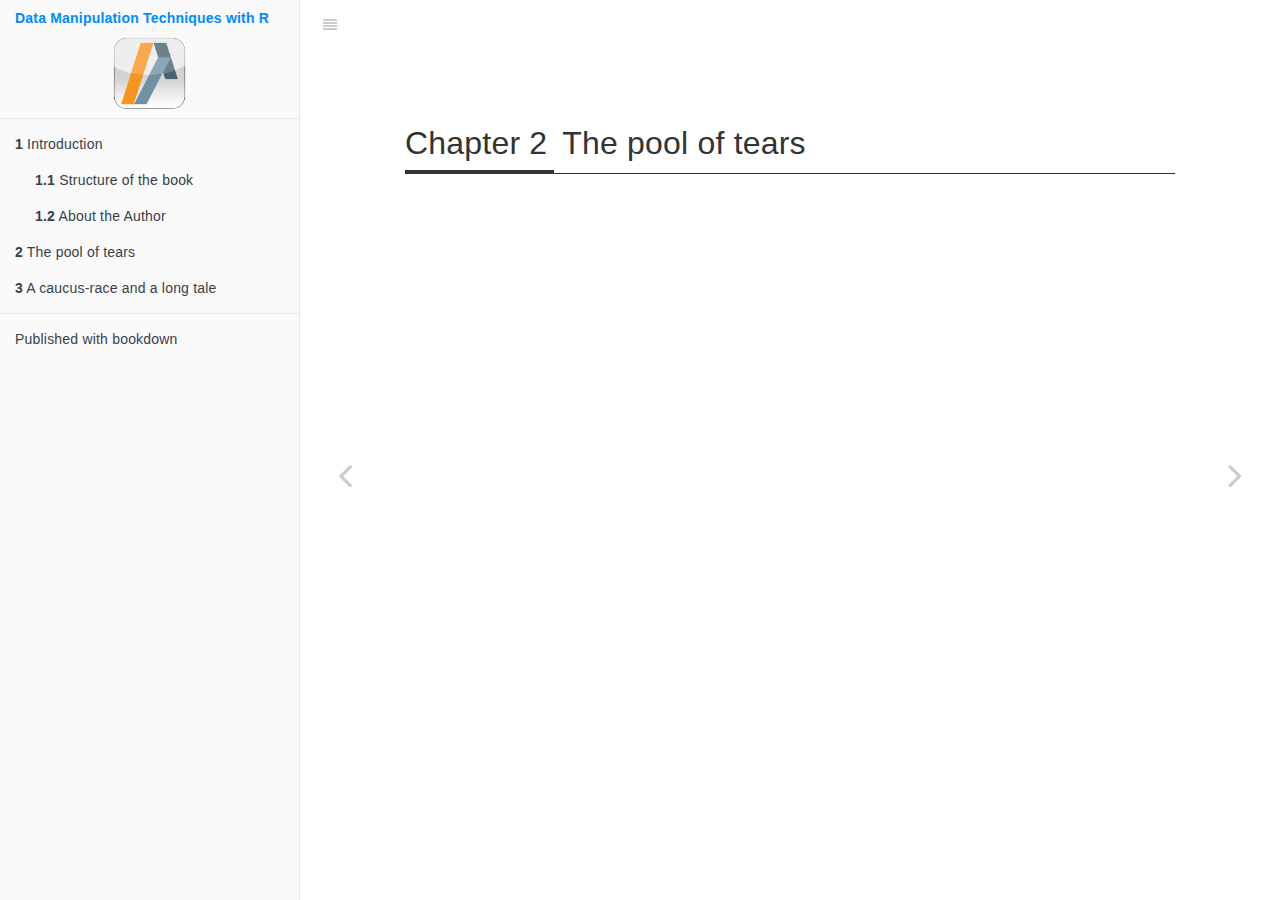
<file: docs/the-pool-of-tears.html>
<!DOCTYPE html>
<html lang="" xml:lang="">
<head>

  <meta charset="utf-8" />
  <meta http-equiv="X-UA-Compatible" content="IE=edge" />
  <title>Chapter 2 The pool of tears | Data Manipulation Techniques with R</title>
  <meta name="description" content="Chapter 2 The pool of tears | Data Manipulation Techniques with R" />
  <meta name="generator" content="bookdown 0.21 and GitBook 2.6.7" />

  <meta property="og:title" content="Chapter 2 The pool of tears | Data Manipulation Techniques with R" />
  <meta property="og:type" content="book" />
  
  
  
  

  <meta name="twitter:card" content="summary" />
  <meta name="twitter:title" content="Chapter 2 The pool of tears | Data Manipulation Techniques with R" />
  
  
  




  <meta name="viewport" content="width=device-width, initial-scale=1" />
  <meta name="apple-mobile-web-app-capable" content="yes" />
  <meta name="apple-mobile-web-app-status-bar-style" content="black" />
  
  
<link rel="prev" href="index.html"/>
<link rel="next" href="a-caucus-race-and-a-long-tale.html"/>
<script src="libs/header-attrs-2.7/header-attrs.js"></script>
<script src="libs/jquery-2.2.3/jquery.min.js"></script>
<link href="libs/gitbook-2.6.7/css/style.css" rel="stylesheet" />
<link href="libs/gitbook-2.6.7/css/plugin-table.css" rel="stylesheet" />
<link href="libs/gitbook-2.6.7/css/plugin-bookdown.css" rel="stylesheet" />
<link href="libs/gitbook-2.6.7/css/plugin-highlight.css" rel="stylesheet" />
<link href="libs/gitbook-2.6.7/css/plugin-search.css" rel="stylesheet" />
<link href="libs/gitbook-2.6.7/css/plugin-fontsettings.css" rel="stylesheet" />
<link href="libs/gitbook-2.6.7/css/plugin-clipboard.css" rel="stylesheet" />












<link rel="stylesheet" href="style.css" type="text/css" />
</head>

<body>



  <div class="book without-animation with-summary font-size-2 font-family-1" data-basepath=".">

    <div class="book-summary">
      <nav role="navigation">

<ul class="summary">
<li><a style="font-weight:bold" href="https://andreavillanes.github.io/R_Data_Manipulation_Techniques/">Data Manipulation Techniques with R</a>
<img src="./img/iaaicon.png" alt="IAA"  class="center"</li>

<li class="divider"></li>
<li class="chapter" data-level="1" data-path="index.html"><a href="index.html"><i class="fa fa-check"></i><b>1</b> Introduction</a>
<ul>
<li class="chapter" data-level="1.1" data-path="index.html"><a href="index.html#structure-of-the-book"><i class="fa fa-check"></i><b>1.1</b> Structure of the book</a></li>
<li class="chapter" data-level="1.2" data-path="index.html"><a href="index.html#about-the-author"><i class="fa fa-check"></i><b>1.2</b> About the Author</a></li>
</ul></li>
<li class="chapter" data-level="2" data-path="the-pool-of-tears.html"><a href="the-pool-of-tears.html"><i class="fa fa-check"></i><b>2</b> The pool of tears</a></li>
<li class="chapter" data-level="3" data-path="a-caucus-race-and-a-long-tale.html"><a href="a-caucus-race-and-a-long-tale.html"><i class="fa fa-check"></i><b>3</b> A caucus-race and a long tale</a></li>
<li class="divider"></li>
<li><a href="https://github.com/rstudio/bookdown" target="blank">Published with bookdown</a></li>
</ul>

      </nav>
    </div>

    <div class="book-body">
      <div class="body-inner">
        <div class="book-header" role="navigation">
          <h1>
            <i class="fa fa-circle-o-notch fa-spin"></i><a href="./">Data Manipulation Techniques with R</a>
          </h1>
        </div>

        <div class="page-wrapper" tabindex="-1" role="main">
          <div class="page-inner">

            <section class="normal" id="section-">
<div id="the-pool-of-tears" class="section level1" number="2">
<h1><span class="header-section-number">Chapter 2</span> The pool of tears</h1>

</div>
            </section>

          </div>
        </div>
      </div>
<a href="index.html" class="navigation navigation-prev " aria-label="Previous page"><i class="fa fa-angle-left"></i></a>
<a href="a-caucus-race-and-a-long-tale.html" class="navigation navigation-next " aria-label="Next page"><i class="fa fa-angle-right"></i></a>
    </div>
  </div>
<script src="libs/gitbook-2.6.7/js/app.min.js"></script>
<script src="libs/gitbook-2.6.7/js/lunr.js"></script>
<script src="libs/gitbook-2.6.7/js/clipboard.min.js"></script>
<script src="libs/gitbook-2.6.7/js/plugin-search.js"></script>
<script src="libs/gitbook-2.6.7/js/plugin-sharing.js"></script>
<script src="libs/gitbook-2.6.7/js/plugin-fontsettings.js"></script>
<script src="libs/gitbook-2.6.7/js/plugin-bookdown.js"></script>
<script src="libs/gitbook-2.6.7/js/jquery.highlight.js"></script>
<script src="libs/gitbook-2.6.7/js/plugin-clipboard.js"></script>
<script>
gitbook.require(["gitbook"], function(gitbook) {
gitbook.start({
"sharing": {
"github": false,
"facebook": true,
"twitter": true,
"linkedin": false,
"weibo": false,
"instapaper": false,
"vk": false,
"all": ["facebook", "twitter", "linkedin", "weibo", "instapaper"]
},
"fontsettings": {
"theme": "white",
"family": "sans",
"size": 2
},
"edit": {
"link": "https://github.com/andreavillanes/R_Data_Manipulation_Techniques/edit/master/02-tears.Rmd",
"text": "Edit"
},
"history": {
"link": null,
"text": null
},
"view": {
"link": "https://github.com/andreavillanes/R_Data_Manipulation_Techniques/blob/master/02-tears.Rmd",
"text": null
},
"download": null,
"toc": {
"collapse": "subsection"
}
});
});
</script>

</body>

</html>
</file>
<file: docs/libs/gitbook-2.6.7/css/plugin-table.css>
.book .book-body .page-wrapper .page-inner section.normal table{display:table;width:100%;border-collapse:collapse;border-spacing:0;overflow:auto}.book .book-body .page-wrapper .page-inner section.normal table td,.book .book-body .page-wrapper .page-inner section.normal table th{padding:6px 13px;border:1px solid #ddd}.book .book-body .page-wrapper .page-inner section.normal table tr{background-color:#fff;border-top:1px solid #ccc}.book .book-body .page-wrapper .page-inner section.normal table tr:nth-child(2n){background-color:#f8f8f8}.book .book-body .page-wrapper .page-inner section.normal table th{font-weight:700}
</file>
<file: docs/libs/gitbook-2.6.7/css/plugin-bookdown.css>
.book .book-header h1 {
  padding-left: 20px;
  padding-right: 20px;
}
.book .book-header.fixed {
  position: fixed;
  right: 0;
  top: 0;
  left: 0;
  border-bottom: 1px solid rgba(0,0,0,.07);
}
span.search-highlight {
  background-color: #ffff88;
}
@media (min-width: 600px) {
  .book.with-summary .book-header.fixed {
    left: 300px;
  }
}
@media (max-width: 1240px) {
  .book .book-body.fixed {
    top: 50px;
  }
  .book .book-body.fixed .body-inner {
    top: auto;
  }
}
@media (max-width: 600px) {
  .book.with-summary .book-header.fixed {
    left: calc(100% - 60px);
    min-width: 300px;
  }
  .book.with-summary .book-body {
    transform: none;
    left: calc(100% - 60px);
    min-width: 300px;
  }
  .book .book-body.fixed {
    top: 0;
  }
}

.book .book-body.fixed .body-inner {
  top: 50px;
}
.book .book-body .page-wrapper .page-inner section.normal sub, .book .book-body .page-wrapper .page-inner section.normal sup {
  font-size: 85%;
}

@media print {
  .book .book-summary, .book .book-body .book-header, .fa {
    display: none !important;
  }
  .book .book-body.fixed {
    left: 0px;
  }
  .book .book-body,.book .book-body .body-inner, .book.with-summary {
    overflow: visible !important;
  }
}
.kable_wrapper {
  border-spacing: 20px 0;
  border-collapse: separate;
  border: none;
  margin: auto;
}
.kable_wrapper > tbody > tr > td {
  vertical-align: top;
}
.book .book-body .page-wrapper .page-inner section.normal table tr.header {
  border-top-width: 2px;
}
.book .book-body .page-wrapper .page-inner section.normal table tr:last-child td {
  border-bottom-width: 2px;
}
.book .book-body .page-wrapper .page-inner section.normal table td, .book .book-body .page-wrapper .page-inner section.normal table th {
  border-left: none;
  border-right: none;
}
.book .book-body .page-wrapper .page-inner section.normal table.kable_wrapper > tbody > tr, .book .book-body .page-wrapper .page-inner section.normal table.kable_wrapper > tbody > tr > td {
  border-top: none;
}
.book .book-body .page-wrapper .page-inner section.normal table.kable_wrapper > tbody > tr:last-child > td {
    border-bottom: none;
}

div.theorem, div.lemma, div.corollary, div.proposition, div.conjecture {
  font-style: italic;
}
span.theorem, span.lemma, span.corollary, span.proposition, span.conjecture {
  font-style: normal;
}
div.proof>*:last-child:after {
  content: "\25a2";
  float: right;
}
.header-section-number {
  padding-right: .5em;
}
#header .multi-author {
  margin: 0.5em 0 -0.5em 0;
}
#header .date {
  margin-top: 1.5em;
}
</file>
<file: docs/libs/gitbook-2.6.7/css/plugin-highlight.css>
.book .book-body .page-wrapper .page-inner section.normal pre,
.book .book-body .page-wrapper .page-inner section.normal code {
  /* http://jmblog.github.com/color-themes-for-google-code-highlightjs */
  /* Tomorrow Comment */
  /* Tomorrow Red */
  /* Tomorrow Orange */
  /* Tomorrow Yellow */
  /* Tomorrow Green */
  /* Tomorrow Aqua */
  /* Tomorrow Blue */
  /* Tomorrow Purple */
}
.book .book-body .page-wrapper .page-inner section.normal pre .hljs-comment,
.book .book-body .page-wrapper .page-inner section.normal code .hljs-comment,
.book .book-body .page-wrapper .page-inner section.normal pre .hljs-title,
.book .book-body .page-wrapper .page-inner section.normal code .hljs-title {
  color: #8e908c;
}
.book .book-body .page-wrapper .page-inner section.normal pre .hljs-variable,
.book .book-body .page-wrapper .page-inner section.normal code .hljs-variable,
.book .book-body .page-wrapper .page-inner section.normal pre .hljs-attribute,
.book .book-body .page-wrapper .page-inner section.normal code .hljs-attribute,
.book .book-body .page-wrapper .page-inner section.normal pre .hljs-tag,
.book .book-body .page-wrapper .page-inner section.normal code .hljs-tag,
.book .book-body .page-wrapper .page-inner section.normal pre .hljs-regexp,
.book .book-body .page-wrapper .page-inner section.normal code .hljs-regexp,
.book .book-body .page-wrapper .page-inner section.normal pre .ruby .hljs-constant,
.book .book-body .page-wrapper .page-inner section.normal code .ruby .hljs-constant,
.book .book-body .page-wrapper .page-inner section.normal pre .xml .hljs-tag .hljs-title,
.book .book-body .page-wrapper .page-inner section.normal code .xml .hljs-tag .hljs-title,
.book .book-body .page-wrapper .page-inner section.normal pre .xml .hljs-pi,
.book .book-body .page-wrapper .page-inner section.normal code .xml .hljs-pi,
.book .book-body .page-wrapper .page-inner section.normal pre .xml .hljs-doctype,
.book .book-body .page-wrapper .page-inner section.normal code .xml .hljs-doctype,
.book .book-body .page-wrapper .page-inner section.normal pre .html .hljs-doctype,
.book .book-body .page-wrapper .page-inner section.normal code .html .hljs-doctype,
.book .book-body .page-wrapper .page-inner section.normal pre .css .hljs-id,
.book .book-body .page-wrapper .page-inner section.normal code .css .hljs-id,
.book .book-body .page-wrapper .page-inner section.normal pre .css .hljs-class,
.book .book-body .page-wrapper .page-inner section.normal code .css .hljs-class,
.book .book-body .page-wrapper .page-inner section.normal pre .css .hljs-pseudo,
.book .book-body .page-wrapper .page-inner section.normal code .css .hljs-pseudo {
  color: #c82829;
}
.book .book-body .page-wrapper .page-inner section.normal pre .hljs-number,
.book .book-body .page-wrapper .page-inner section.normal code .hljs-number,
.book .book-body .page-wrapper .page-inner section.normal pre .hljs-preprocessor,
.book .book-body .page-wrapper .page-inner section.normal code .hljs-preprocessor,
.book .book-body .page-wrapper .page-inner section.normal pre .hljs-pragma,
.book .book-body .page-wrapper .page-inner section.normal code .hljs-pragma,
.book .book-body .page-wrapper .page-inner section.normal pre .hljs-built_in,
.book .book-body .page-wrapper .page-inner section.normal code .hljs-built_in,
.book .book-body .page-wrapper .page-inner section.normal pre .hljs-literal,
.book .book-body .page-wrapper .page-inner section.normal code .hljs-literal,
.book .book-body .page-wrapper .page-inner section.normal pre .hljs-params,
.book .book-body .page-wrapper .page-inner section.normal code .hljs-params,
.book .book-body .page-wrapper .page-inner section.normal pre .hljs-constant,
.book .book-body .page-wrapper .page-inner section.normal code .hljs-constant {
  color: #f5871f;
}
.book .book-body .page-wrapper .page-inner section.normal pre .ruby .hljs-class .hljs-title,
.book .book-body .page-wrapper .page-inner section.normal code .ruby .hljs-class .hljs-title,
.book .book-body .page-wrapper .page-inner section.normal pre .css .hljs-rules .hljs-attribute,
.book .book-body .page-wrapper .page-inner section.normal code .css .hljs-rules .hljs-attribute {
  color: #eab700;
}
.book .book-body .page-wrapper .page-inner section.normal pre .hljs-string,
.book .book-body .page-wrapper .page-inner section.normal code .hljs-string,
.book .book-body .page-wrapper .page-inner section.normal pre .hljs-value,
.book .book-body .page-wrapper .page-inner section.normal code .hljs-value,
.book .book-body .page-wrapper .page-inner section.normal pre .hljs-inheritance,
.book .book-body .page-wrapper .page-inner section.normal code .hljs-inheritance,
.book .book-body .page-wrapper .page-inner section.normal pre .hljs-header,
.book .book-body .page-wrapper .page-inner section.normal code .hljs-header,
.book .book-body .page-wrapper .page-inner section.normal pre .ruby .hljs-symbol,
.book .book-body .page-wrapper .page-inner section.normal code .ruby .hljs-symbol,
.book .book-body .page-wrapper .page-inner section.normal pre .xml .hljs-cdata,
.book .book-body .page-wrapper .page-inner section.normal code .xml .hljs-cdata {
  color: #718c00;
}
.book .book-body .page-wrapper .page-inner section.normal pre .css .hljs-hexcolor,
.book .book-body .page-wrapper .page-inner section.normal code .css .hljs-hexcolor {
  color: #3e999f;
}
.book .book-body .page-wrapper .page-inner section.normal pre .hljs-function,
.book .book-body .page-wrapper .page-inner section.normal code .hljs-function,
.book .book-body .page-wrapper .page-inner section.normal pre .python .hljs-decorator,
.book .book-body .page-wrapper .page-inner section.normal code .python .hljs-decorator,
.book .book-body .page-wrapper .page-inner section.normal pre .python .hljs-title,
.book .book-body .page-wrapper .page-inner section.normal code .python .hljs-title,
.book .book-body .page-wrapper .page-inner section.normal pre .ruby .hljs-function .hljs-title,
.book .book-body .page-wrapper .page-inner section.normal code .ruby .hljs-function .hljs-title,
.book .book-body .page-wrapper .page-inner section.normal pre .ruby .hljs-title .hljs-keyword,
.book .book-body .page-wrapper .page-inner section.normal code .ruby .hljs-title .hljs-keyword,
.book .book-body .page-wrapper .page-inner section.normal pre .perl .hljs-sub,
.book .book-body .page-wrapper .page-inner section.normal code .perl .hljs-sub,
.book .book-body .page-wrapper .page-inner section.normal pre .javascript .hljs-title,
.book .book-body .page-wrapper .page-inner section.normal code .javascript .hljs-title,
.book .book-body .page-wrapper .page-inner section.normal pre .coffeescript .hljs-title,
.book .book-body .page-wrapper .page-inner section.normal code .coffeescript .hljs-title {
  color: #4271ae;
}
.book .book-body .page-wrapper .page-inner section.normal pre .hljs-keyword,
.book .book-body .page-wrapper .page-inner section.normal code .hljs-keyword,
.book .book-body .page-wrapper .page-inner section.normal pre .javascript .hljs-function,
.book .book-body .page-wrapper .page-inner section.normal code .javascript .hljs-function {
  color: #8959a8;
}
.book .book-body .page-wrapper .page-inner section.normal pre .hljs,
.book .book-body .page-wrapper .page-inner section.normal code .hljs {
  display: block;
  background: white;
  color: #4d4d4c;
  padding: 0.5em;
}
.book .book-body .page-wrapper .page-inner section.normal pre .coffeescript .javascript,
.book .book-body .page-wrapper .page-inner section.normal code .coffeescript .javascript,
.book .book-body .page-wrapper .page-inner section.normal pre .javascript .xml,
.book .book-body .page-wrapper .page-inner section.normal code .javascript .xml,
.book .book-body .page-wrapper .page-inner section.normal pre .tex .hljs-formula,
.book .book-body .page-wrapper .page-inner section.normal code .tex .hljs-formula,
.book .book-body .page-wrapper .page-inner section.normal pre .xml .javascript,
.book .book-body .page-wrapper .page-inner section.normal code .xml .javascript,
.book .book-body .page-wrapper .page-inner section.normal pre .xml .vbscript,
.book .book-body .page-wrapper .page-inner section.normal code .xml .vbscript,
.book .book-body .page-wrapper .page-inner section.normal pre .xml .css,
.book .book-body .page-wrapper .page-inner section.normal code .xml .css,
.book .book-body .page-wrapper .page-inner section.normal pre .xml .hljs-cdata,
.book .book-body .page-wrapper .page-inner section.normal code .xml .hljs-cdata {
  opacity: 0.5;
}
.book.color-theme-1 .book-body .page-wrapper .page-inner section.normal pre,
.book.color-theme-1 .book-body .page-wrapper .page-inner section.normal code {
  /*

Orginal Style from ethanschoonover.com/solarized (c) Jeremy Hull <sourdrums@gmail.com>

*/
  /* Solarized Green */
  /* Solarized Cyan */
  /* Solarized Blue */
  /* Solarized Yellow */
  /* Solarized Orange */
  /* Solarized Red */
  /* Solarized Violet */
}
.book.color-theme-1 .book-body .page-wrapper .page-inner section.normal pre .hljs,
.book.color-theme-1 .book-body .page-wrapper .page-inner section.normal code .hljs {
  display: block;
  padding: 0.5em;
  background: #fdf6e3;
  color: #657b83;
}
.book.color-theme-1 .book-body .page-wrapper .page-inner section.normal pre .hljs-comment,
.book.color-theme-1 .book-body .page-wrapper .page-inner section.normal code .hljs-comment,
.book.color-theme-1 .book-body .page-wrapper .page-inner section.normal pre .hljs-template_comment,
.book.color-theme-1 .book-body .page-wrapper .page-inner section.normal code .hljs-template_comment,
.book.color-theme-1 .book-body .page-wrapper .page-inner section.normal pre .diff .hljs-header,
.book.color-theme-1 .book-body .page-wrapper .page-inner section.normal code .diff .hljs-header,
.book.color-theme-1 .book-body .page-wrapper .page-inner section.normal pre .hljs-doctype,
.book.color-theme-1 .book-body .page-wrapper .page-inner section.normal code .hljs-doctype,
.book.color-theme-1 .book-body .page-wrapper .page-inner section.normal pre .hljs-pi,
.book.color-theme-1 .book-body .page-wrapper .page-inner section.normal code .hljs-pi,
.book.color-theme-1 .book-body .page-wrapper .page-inner section.normal pre .lisp .hljs-string,
.book.color-theme-1 .book-body .page-wrapper .page-inner section.normal code .lisp .hljs-string,
.book.color-theme-1 .book-body .page-wrapper .page-inner section.normal pre .hljs-javadoc,
.book.color-theme-1 .book-body .page-wrapper .page-inner section.normal code .hljs-javadoc {
  color: #93a1a1;
}
.book.color-theme-1 .book-body .page-wrapper .page-inner section.normal pre .hljs-keyword,
.book.color-theme-1 .book-body .page-wrapper .page-inner section.normal code .hljs-keyword,
.book.color-theme-1 .book-body .page-wrapper .page-inner section.normal pre .hljs-winutils,
.book.color-theme-1 .book-body .page-wrapper .page-inner section.normal code .hljs-winutils,
.book.color-theme-1 .book-body .page-wrapper .page-inner section.normal pre .method,
.book.color-theme-1 .book-body .page-wrapper .page-inner section.normal code .method,
.book.color-theme-1 .book-body .page-wrapper .page-inner section.normal pre .hljs-addition,
.book.color-theme-1 .book-body .page-wrapper .page-inner section.normal code .hljs-addition,
.book.color-theme-1 .book-body .page-wrapper .page-inner section.normal pre .css .hljs-tag,
.book.color-theme-1 .book-body .page-wrapper .page-inner section.normal code .css .hljs-tag,
.book.color-theme-1 .book-body .page-wrapper .page-inner section.normal pre .hljs-request,
.book.color-theme-1 .book-body .page-wrapper .page-inner section.normal code .hljs-request,
.book.color-theme-1 .book-body .page-wrapper .page-inner section.normal pre .hljs-status,
.book.color-theme-1 .book-body .page-wrapper .page-inner section.normal code .hljs-status,
.book.color-theme-1 .book-body .page-wrapper .page-inner section.normal pre .nginx .hljs-title,
.book.color-theme-1 .book-body .page-wrapper .page-inner section.normal code .nginx .hljs-title {
  color: #859900;
}
.book.color-theme-1 .book-body .page-wrapper .page-inner section.normal pre .hljs-number,
.book.color-theme-1 .book-body .page-wrapper .page-inner section.normal code .hljs-number,
.book.color-theme-1 .book-body .page-wrapper .page-inner section.normal pre .hljs-command,
.book.color-theme-1 .book-body .page-wrapper .page-inner section.normal code .hljs-command,
.book.color-theme-1 .book-body .page-wrapper .page-inner section.normal pre .hljs-string,
.book.color-theme-1 .book-body .page-wrapper .page-inner section.normal code .hljs-string,
.book.color-theme-1 .book-body .page-wrapper .page-inner section.normal pre .hljs-tag .hljs-value,
.book.color-theme-1 .book-body .page-wrapper .page-inner section.normal code .hljs-tag .hljs-value,
.book.color-theme-1 .book-body .page-wrapper .page-inner section.normal pre .hljs-rules .hljs-value,
.book.color-theme-1 .book-body .page-wrapper .page-inner section.normal code .hljs-rules .hljs-value,
.book.color-theme-1 .book-body .page-wrapper .page-inner section.normal pre .hljs-phpdoc,
.book.color-theme-1 .book-body .page-wrapper .page-inner section.normal code .hljs-phpdoc,
.book.color-theme-1 .book-body .page-wrapper .page-inner section.normal pre .tex .hljs-formula,
.book.color-theme-1 .book-body .page-wrapper .page-inner section.normal code .tex .hljs-formula,
.book.color-theme-1 .book-body .page-wrapper .page-inner section.normal pre .hljs-regexp,
.book.color-theme-1 .book-body .page-wrapper .page-inner section.normal code .hljs-regexp,
.book.color-theme-1 .book-body .page-wrapper .page-inner section.normal pre .hljs-hexcolor,
.book.color-theme-1 .book-body .page-wrapper .page-inner section.normal code .hljs-hexcolor,
.book.color-theme-1 .book-body .page-wrapper .page-inner section.normal pre .hljs-link_url,
.book.color-theme-1 .book-body .page-wrapper .page-inner section.normal code .hljs-link_url {
  color: #2aa198;
}
.book.color-theme-1 .book-body .page-wrapper .page-inner section.normal pre .hljs-title,
.book.color-theme-1 .book-body .page-wrapper .page-inner section.normal code .hljs-title,
.book.color-theme-1 .book-body .page-wrapper .page-inner section.normal pre .hljs-localvars,
.book.color-theme-1 .book-body .page-wrapper .page-inner section.normal code .hljs-localvars,
.book.color-theme-1 .book-body .page-wrapper .page-inner section.normal pre .hljs-chunk,
.book.color-theme-1 .book-body .page-wrapper .page-inner section.normal code .hljs-chunk,
.book.color-theme-1 .book-body .page-wrapper .page-inner section.normal pre .hljs-decorator,
.book.color-theme-1 .book-body .page-wrapper .page-inner section.normal code .hljs-decorator,
.book.color-theme-1 .book-body .page-wrapper .page-inner section.normal pre .hljs-built_in,
.book.color-theme-1 .book-body .page-wrapper .page-inner section.normal code .hljs-built_in,
.book.color-theme-1 .book-body .page-wrapper .page-inner section.normal pre .hljs-identifier,
.book.color-theme-1 .book-body .page-wrapper .page-inner section.normal code .hljs-identifier,
.book.color-theme-1 .book-body .page-wrapper .page-inner section.normal pre .vhdl .hljs-literal,
.book.color-theme-1 .book-body .page-wrapper .page-inner section.normal code .vhdl .hljs-literal,
.book.color-theme-1 .book-body .page-wrapper .page-inner section.normal pre .hljs-id,
.book.color-theme-1 .book-body .page-wrapper .page-inner section.normal code .hljs-id,
.book.color-theme-1 .book-body .page-wrapper .page-inner section.normal pre .css .hljs-function,
.book.color-theme-1 .book-body .page-wrapper .page-inner section.normal code .css .hljs-function {
  color: #268bd2;
}
.book.color-theme-1 .book-body .page-wrapper .page-inner section.normal pre .hljs-attribute,
.book.color-theme-1 .book-body .page-wrapper .page-inner section.normal code .hljs-attribute,
.book.color-theme-1 .book-body .page-wrapper .page-inner section.normal pre .hljs-variable,
.book.color-theme-1 .book-body .page-wrapper .page-inner section.normal code .hljs-variable,
.book.color-theme-1 .book-body .page-wrapper .page-inner section.normal pre .lisp .hljs-body,
.book.color-theme-1 .book-body .page-wrapper .page-inner section.normal code .lisp .hljs-body,
.book.color-theme-1 .book-body .page-wrapper .page-inner section.normal pre .smalltalk .hljs-number,
.book.color-theme-1 .book-body .page-wrapper .page-inner section.normal code .smalltalk .hljs-number,
.book.color-theme-1 .book-body .page-wrapper .page-inner section.normal pre .hljs-constant,
.book.color-theme-1 .book-body .page-wrapper .page-inner section.normal code .hljs-constant,
.book.color-theme-1 .book-body .page-wrapper .page-inner section.normal pre .hljs-class .hljs-title,
.book.color-theme-1 .book-body .page-wrapper .page-inner section.normal code .hljs-class .hljs-title,
.book.color-theme-1 .book-body .page-wrapper .page-inner section.normal pre .hljs-parent,
.book.color-theme-1 .book-body .page-wrapper .page-inner section.normal code .hljs-parent,
.book.color-theme-1 .book-body .page-wrapper .page-inner section.normal pre .haskell .hljs-type,
.book.color-theme-1 .book-body .page-wrapper .page-inner section.normal code .haskell .hljs-type,
.book.color-theme-1 .book-body .page-wrapper .page-inner section.normal pre .hljs-link_reference,
.book.color-theme-1 .book-body .page-wrapper .page-inner section.normal code .hljs-link_reference {
  color: #b58900;
}
.book.color-theme-1 .book-body .page-wrapper .page-inner section.normal pre .hljs-preprocessor,
.book.color-theme-1 .book-body .page-wrapper .page-inner section.normal code .hljs-preprocessor,
.book.color-theme-1 .book-body .page-wrapper .page-inner section.normal pre .hljs-preprocessor .hljs-keyword,
.book.color-theme-1 .book-body .page-wrapper .page-inner section.normal code .hljs-preprocessor .hljs-keyword,
.book.color-theme-1 .book-body .page-wrapper .page-inner section.normal pre .hljs-pragma,
.book.color-theme-1 .book-body .page-wrapper .page-inner section.normal code .hljs-pragma,
.book.color-theme-1 .book-body .page-wrapper .page-inner section.normal pre .hljs-shebang,
.book.color-theme-1 .book-body .page-wrapper .page-inner section.normal code .hljs-shebang,
.book.color-theme-1 .book-body .page-wrapper .page-inner section.normal pre .hljs-symbol,
.book.color-theme-1 .book-body .page-wrapper .page-inner section.normal code .hljs-symbol,
.book.color-theme-1 .book-body .page-wrapper .page-inner section.normal pre .hljs-symbol .hljs-string,
.book.color-theme-1 .book-body .page-wrapper .page-inner section.normal code .hljs-symbol .hljs-string,
.book.color-theme-1 .book-body .page-wrapper .page-inner section.normal pre .diff .hljs-change,
.book.color-theme-1 .book-body .page-wrapper .page-inner section.normal code .diff .hljs-change,
.book.color-theme-1 .book-body .page-wrapper .page-inner section.normal pre .hljs-special,
.book.color-theme-1 .book-body .page-wrapper .page-inner section.normal code .hljs-special,
.book.color-theme-1 .book-body .page-wrapper .page-inner section.normal pre .hljs-attr_selector,
.book.color-theme-1 .book-body .page-wrapper .page-inner section.normal code .hljs-attr_selector,
.book.color-theme-1 .book-body .page-wrapper .page-inner section.normal pre .hljs-subst,
.book.color-theme-1 .book-body .page-wrapper .page-inner section.normal code .hljs-subst,
.book.color-theme-1 .book-body .page-wrapper .page-inner section.normal pre .hljs-cdata,
.book.color-theme-1 .book-body .page-wrapper .page-inner section.normal code .hljs-cdata,
.book.color-theme-1 .book-body .page-wrapper .page-inner section.normal pre .clojure .hljs-title,
.book.color-theme-1 .book-body .page-wrapper .page-inner section.normal code .clojure .hljs-title,
.book.color-theme-1 .book-body .page-wrapper .page-inner section.normal pre .css .hljs-pseudo,
.book.color-theme-1 .book-body .page-wrapper .page-inner section.normal code .css .hljs-pseudo,
.book.color-theme-1 .book-body .page-wrapper .page-inner section.normal pre .hljs-header,
.book.color-theme-1 .book-body .page-wrapper .page-inner section.normal code .hljs-header {
  color: #cb4b16;
}
.book.color-theme-1 .book-body .page-wrapper .page-inner section.normal pre .hljs-deletion,
.book.color-theme-1 .book-body .page-wrapper .page-inner section.normal code .hljs-deletion,
.book.color-theme-1 .book-body .page-wrapper .page-inner section.normal pre .hljs-important,
.book.color-theme-1 .book-body .page-wrapper .page-inner section.normal code .hljs-important {
  color: #dc322f;
}
.book.color-theme-1 .book-body .page-wrapper .page-inner section.normal pre .hljs-link_label,
.book.color-theme-1 .book-body .page-wrapper .page-inner section.normal code .hljs-link_label {
  color: #6c71c4;
}
.book.color-theme-1 .book-body .page-wrapper .page-inner section.normal pre .tex .hljs-formula,
.book.color-theme-1 .book-body .page-wrapper .page-inner section.normal code .tex .hljs-formula {
  background: #eee8d5;
}
.book.color-theme-2 .book-body .page-wrapper .page-inner section.normal pre,
.book.color-theme-2 .book-body .page-wrapper .page-inner section.normal code {
  /* Tomorrow Night Bright Theme */
  /* Original theme - https://github.com/chriskempson/tomorrow-theme */
  /* http://jmblog.github.com/color-themes-for-google-code-highlightjs */
  /* Tomorrow Comment */
  /* Tomorrow Red */
  /* Tomorrow Orange */
  /* Tomorrow Yellow */
  /* Tomorrow Green */
  /* Tomorrow Aqua */
  /* Tomorrow Blue */
  /* Tomorrow Purple */
}
.book.color-theme-2 .book-body .page-wrapper .page-inner section.normal pre .hljs-comment,
.book.color-theme-2 .book-body .page-wrapper .page-inner section.normal code .hljs-comment,
.book.color-theme-2 .book-body .page-wrapper .page-inner section.normal pre .hljs-title,
.book.color-theme-2 .book-body .page-wrapper .page-inner section.normal code .hljs-title {
  color: #969896;
}
.book.color-theme-2 .book-body .page-wrapper .page-inner section.normal pre .hljs-variable,
.book.color-theme-2 .book-body .page-wrapper .page-inner section.normal code .hljs-variable,
.book.color-theme-2 .book-body .page-wrapper .page-inner section.normal pre .hljs-attribute,
.book.color-theme-2 .book-body .page-wrapper .page-inner section.normal code .hljs-attribute,
.book.color-theme-2 .book-body .page-wrapper .page-inner section.normal pre .hljs-tag,
.book.color-theme-2 .book-body .page-wrapper .page-inner section.normal code .hljs-tag,
.book.color-theme-2 .book-body .page-wrapper .page-inner section.normal pre .hljs-regexp,
.book.color-theme-2 .book-body .page-wrapper .page-inner section.normal code .hljs-regexp,
.book.color-theme-2 .book-body .page-wrapper .page-inner section.normal pre .ruby .hljs-constant,
.book.color-theme-2 .book-body .page-wrapper .page-inner section.normal code .ruby .hljs-constant,
.book.color-theme-2 .book-body .page-wrapper .page-inner section.normal pre .xml .hljs-tag .hljs-title,
.book.color-theme-2 .book-body .page-wrapper .page-inner section.normal code .xml .hljs-tag .hljs-title,
.book.color-theme-2 .book-body .page-wrapper .page-inner section.normal pre .xml .hljs-pi,
.book.color-theme-2 .book-body .page-wrapper .page-inner section.normal code .xml .hljs-pi,
.book.color-theme-2 .book-body .page-wrapper .page-inner section.normal pre .xml .hljs-doctype,
.book.color-theme-2 .book-body .page-wrapper .page-inner section.normal code .xml .hljs-doctype,
.book.color-theme-2 .book-body .page-wrapper .page-inner section.normal pre .html .hljs-doctype,
.book.color-theme-2 .book-body .page-wrapper .page-inner section.normal code .html .hljs-doctype,
.book.color-theme-2 .book-body .page-wrapper .page-inner section.normal pre .css .hljs-id,
.book.color-theme-2 .book-body .page-wrapper .page-inner section.normal code .css .hljs-id,
.book.color-theme-2 .book-body .page-wrapper .page-inner section.normal pre .css .hljs-class,
.book.color-theme-2 .book-body .page-wrapper .page-inner section.normal code .css .hljs-class,
.book.color-theme-2 .book-body .page-wrapper .page-inner section.normal pre .css .hljs-pseudo,
.book.color-theme-2 .book-body .page-wrapper .page-inner section.normal code .css .hljs-pseudo {
  color: #d54e53;
}
.book.color-theme-2 .book-body .page-wrapper .page-inner section.normal pre .hljs-number,
.book.color-theme-2 .book-body .page-wrapper .page-inner section.normal code .hljs-number,
.book.color-theme-2 .book-body .page-wrapper .page-inner section.normal pre .hljs-preprocessor,
.book.color-theme-2 .book-body .page-wrapper .page-inner section.normal code .hljs-preprocessor,
.book.color-theme-2 .book-body .page-wrapper .page-inner section.normal pre .hljs-pragma,
.book.color-theme-2 .book-body .page-wrapper .page-inner section.normal code .hljs-pragma,
.book.color-theme-2 .book-body .page-wrapper .page-inner section.normal pre .hljs-built_in,
.book.color-theme-2 .book-body .page-wrapper .page-inner section.normal code .hljs-built_in,
.book.color-theme-2 .book-body .page-wrapper .page-inner section.normal pre .hljs-literal,
.book.color-theme-2 .book-body .page-wrapper .page-inner section.normal code .hljs-literal,
.book.color-theme-2 .book-body .page-wrapper .page-inner section.normal pre .hljs-params,
.book.color-theme-2 .book-body .page-wrapper .page-inner section.normal code .hljs-params,
.book.color-theme-2 .book-body .page-wrapper .page-inner section.normal pre .hljs-constant,
.book.color-theme-2 .book-body .page-wrapper .page-inner section.normal code .hljs-constant {
  color: #e78c45;
}
.book.color-theme-2 .book-body .page-wrapper .page-inner section.normal pre .ruby .hljs-class .hljs-title,
.book.color-theme-2 .book-body .page-wrapper .page-inner section.normal code .ruby .hljs-class .hljs-title,
.book.color-theme-2 .book-body .page-wrapper .page-inner section.normal pre .css .hljs-rules .hljs-attribute,
.book.color-theme-2 .book-body .page-wrapper .page-inner section.normal code .css .hljs-rules .hljs-attribute {
  color: #e7c547;
}
.book.color-theme-2 .book-body .page-wrapper .page-inner section.normal pre .hljs-string,
.book.color-theme-2 .book-body .page-wrapper .page-inner section.normal code .hljs-string,
.book.color-theme-2 .book-body .page-wrapper .page-inner section.normal pre .hljs-value,
.book.color-theme-2 .book-body .page-wrapper .page-inner section.normal code .hljs-value,
.book.color-theme-2 .book-body .page-wrapper .page-inner section.normal pre .hljs-inheritance,
.book.color-theme-2 .book-body .page-wrapper .page-inner section.normal code .hljs-inheritance,
.book.color-theme-2 .book-body .page-wrapper .page-inner section.normal pre .hljs-header,
.book.color-theme-2 .book-body .page-wrapper .page-inner section.normal code .hljs-header,
.book.color-theme-2 .book-body .page-wrapper .page-inner section.normal pre .ruby .hljs-symbol,
.book.color-theme-2 .book-body .page-wrapper .page-inner section.normal code .ruby .hljs-symbol,
.book.color-theme-2 .book-body .page-wrapper .page-inner section.normal pre .xml .hljs-cdata,
.book.color-theme-2 .book-body .page-wrapper .page-inner section.normal code .xml .hljs-cdata {
  color: #b9ca4a;
}
.book.color-theme-2 .book-body .page-wrapper .page-inner section.normal pre .css .hljs-hexcolor,
.book.color-theme-2 .book-body .page-wrapper .page-inner section.normal code .css .hljs-hexcolor {
  color: #70c0b1;
}
.book.color-theme-2 .book-body .page-wrapper .page-inner section.normal pre .hljs-function,
.book.color-theme-2 .book-body .page-wrapper .page-inner section.normal code .hljs-function,
.book.color-theme-2 .book-body .page-wrapper .page-inner section.normal pre .python .hljs-decorator,
.book.color-theme-2 .book-body .page-wrapper .page-inner section.normal code .python .hljs-decorator,
.book.color-theme-2 .book-body .page-wrapper .page-inner section.normal pre .python .hljs-title,
.book.color-theme-2 .book-body .page-wrapper .page-inner section.normal code .python .hljs-title,
.book.color-theme-2 .book-body .page-wrapper .page-inner section.normal pre .ruby .hljs-function .hljs-title,
.book.color-theme-2 .book-body .page-wrapper .page-inner section.normal code .ruby .hljs-function .hljs-title,
.book.color-theme-2 .book-body .page-wrapper .page-inner section.normal pre .ruby .hljs-title .hljs-keyword,
.book.color-theme-2 .book-body .page-wrapper .page-inner section.normal code .ruby .hljs-title .hljs-keyword,
.book.color-theme-2 .book-body .page-wrapper .page-inner section.normal pre .perl .hljs-sub,
.book.color-theme-2 .book-body .page-wrapper .page-inner section.normal code .perl .hljs-sub,
.book.color-theme-2 .book-body .page-wrapper .page-inner section.normal pre .javascript .hljs-title,
.book.color-theme-2 .book-body .page-wrapper .page-inner section.normal code .javascript .hljs-title,
.book.color-theme-2 .book-body .page-wrapper .page-inner section.normal pre .coffeescript .hljs-title,
.book.color-theme-2 .book-body .page-wrapper .page-inner section.normal code .coffeescript .hljs-title {
  color: #7aa6da;
}
.book.color-theme-2 .book-body .page-wrapper .page-inner section.normal pre .hljs-keyword,
.book.color-theme-2 .book-body .page-wrapper .page-inner section.normal code .hljs-keyword,
.book.color-theme-2 .book-body .page-wrapper .page-inner section.normal pre .javascript .hljs-function,
.book.color-theme-2 .book-body .page-wrapper .page-inner section.normal code .javascript .hljs-function {
  color: #c397d8;
}
.book.color-theme-2 .book-body .page-wrapper .page-inner section.normal pre .hljs,
.book.color-theme-2 .book-body .page-wrapper .page-inner section.normal code .hljs {
  display: block;
  background: black;
  color: #eaeaea;
  padding: 0.5em;
}
.book.color-theme-2 .book-body .page-wrapper .page-inner section.normal pre .coffeescript .javascript,
.book.color-theme-2 .book-body .page-wrapper .page-inner section.normal code .coffeescript .javascript,
.book.color-theme-2 .book-body .page-wrapper .page-inner section.normal pre .javascript .xml,
.book.color-theme-2 .book-body .page-wrapper .page-inner section.normal code .javascript .xml,
.book.color-theme-2 .book-body .page-wrapper .page-inner section.normal pre .tex .hljs-formula,
.book.color-theme-2 .book-body .page-wrapper .page-inner section.normal code .tex .hljs-formula,
.book.color-theme-2 .book-body .page-wrapper .page-inner section.normal pre .xml .javascript,
.book.color-theme-2 .book-body .page-wrapper .page-inner section.normal code .xml .javascript,
.book.color-theme-2 .book-body .page-wrapper .page-inner section.normal pre .xml .vbscript,
.book.color-theme-2 .book-body .page-wrapper .page-inner section.normal code .xml .vbscript,
.book.color-theme-2 .book-body .page-wrapper .page-inner section.normal pre .xml .css,
.book.color-theme-2 .book-body .page-wrapper .page-inner section.normal code .xml .css,
.book.color-theme-2 .book-body .page-wrapper .page-inner section.normal pre .xml .hljs-cdata,
.book.color-theme-2 .book-body .page-wrapper .page-inner section.normal code .xml .hljs-cdata {
  opacity: 0.5;
}
</file>
<file: docs/libs/gitbook-2.6.7/css/plugin-search.css>
.book .book-summary .book-search {
  padding: 6px;
  background: transparent;
  position: absolute;
  top: -50px;
  left: 0px;
  right: 0px;
  transition: top 0.5s ease;
}
.book .book-summary .book-search input,
.book .book-summary .book-search input:focus,
.book .book-summary .book-search input:hover {
  width: 100%;
  background: transparent;
  border: 1px solid #ccc;
  box-shadow: none;
  outline: none;
  line-height: 22px;
  padding: 7px 4px;
  color: inherit;
  box-sizing: border-box;
}
.book.with-search .book-summary .book-search {
  top: 0px;
}
.book.with-search .book-summary ul.summary {
  top: 50px;
}
.with-search .summary li[data-level] a[href*=".html#"] {
  display: none;
}
</file>
<file: docs/libs/gitbook-2.6.7/css/plugin-fontsettings.css>
/*
 * Theme 1
 */
.color-theme-1 .dropdown-menu {
  background-color: #111111;
  border-color: #7e888b;
}
.color-theme-1 .dropdown-menu .dropdown-caret .caret-inner {
  border-bottom: 9px solid #111111;
}
.color-theme-1 .dropdown-menu .buttons {
  border-color: #7e888b;
}
.color-theme-1 .dropdown-menu .button {
  color: #afa790;
}
.color-theme-1 .dropdown-menu .button:hover {
  color: #73553c;
}
/*
 * Theme 2
 */
.color-theme-2 .dropdown-menu {
  background-color: #2d3143;
  border-color: #272a3a;
}
.color-theme-2 .dropdown-menu .dropdown-caret .caret-inner {
  border-bottom: 9px solid #2d3143;
}
.color-theme-2 .dropdown-menu .buttons {
  border-color: #272a3a;
}
.color-theme-2 .dropdown-menu .button {
  color: #62677f;
}
.color-theme-2 .dropdown-menu .button:hover {
  color: #f4f4f5;
}
.book .book-header .font-settings .font-enlarge {
  line-height: 30px;
  font-size: 1.4em;
}
.book .book-header .font-settings .font-reduce {
  line-height: 30px;
  font-size: 1em;
}

/* sidebar transition background */
div.book.color-theme-1 {
  background: #f3eacb;
}
.book.color-theme-1 .book-body {
  color: #704214;
  background: #f3eacb;
}
.book.color-theme-1 .book-body .page-wrapper .page-inner section {
  background: #f3eacb;
}

/* sidebar transition background */
div.book.color-theme-2 {
  background: #1c1f2b;
}

.book.color-theme-2 .book-body {
  color: #bdcadb;
  background: #1c1f2b;
}
.book.color-theme-2 .book-body .page-wrapper .page-inner section {
  background: #1c1f2b;
}
.book.font-size-0 .book-body .page-inner section {
  font-size: 1.2rem;
}
.book.font-size-1 .book-body .page-inner section {
  font-size: 1.4rem;
}
.book.font-size-2 .book-body .page-inner section {
  font-size: 1.6rem;
}
.book.font-size-3 .book-body .page-inner section {
  font-size: 2.2rem;
}
.book.font-size-4 .book-body .page-inner section {
  font-size: 4rem;
}
.book.font-family-0 {
  font-family: Georgia, serif;
}
.book.font-family-1 {
  font-family: "Helvetica Neue", Helvetica, Arial, sans-serif;
}
.book.color-theme-1 .book-body .page-wrapper .page-inner section.normal {
  color: #704214;
}
.book.color-theme-1 .book-body .page-wrapper .page-inner section.normal a {
  color: inherit;
}
.book.color-theme-1 .book-body .page-wrapper .page-inner section.normal h1,
.book.color-theme-1 .book-body .page-wrapper .page-inner section.normal h2,
.book.color-theme-1 .book-body .page-wrapper .page-inner section.normal h3,
.book.color-theme-1 .book-body .page-wrapper .page-inner section.normal h4,
.book.color-theme-1 .book-body .page-wrapper .page-inner section.normal h5,
.book.color-theme-1 .book-body .page-wrapper .page-inner section.normal h6 {
  color: inherit;
}
.book.color-theme-1 .book-body .page-wrapper .page-inner section.normal h1,
.book.color-theme-1 .book-body .page-wrapper .page-inner section.normal h2 {
  border-color: inherit;
}
.book.color-theme-1 .book-body .page-wrapper .page-inner section.normal h6 {
  color: inherit;
}
.book.color-theme-1 .book-body .page-wrapper .page-inner section.normal hr {
  background-color: inherit;
}
.book.color-theme-1 .book-body .page-wrapper .page-inner section.normal blockquote {
  border-color: #c4b29f;
  opacity: 0.9;
}
.book.color-theme-1 .book-body .page-wrapper .page-inner section.normal pre,
.book.color-theme-1 .book-body .page-wrapper .page-inner section.normal code {
  background: #fdf6e3;
  color: #657b83;
  border-color: #f8df9c;
}
.book.color-theme-1 .book-body .page-wrapper .page-inner section.normal .highlight {
  background-color: inherit;
}
.book.color-theme-1 .book-body .page-wrapper .page-inner section.normal table th,
.book.color-theme-1 .book-body .page-wrapper .page-inner section.normal table td {
  border-color: #f5d06c;
}
.book.color-theme-1 .book-body .page-wrapper .page-inner section.normal table tr {
  color: inherit;
  background-color: #fdf6e3;
  border-color: #444444;
}
.book.color-theme-1 .book-body .page-wrapper .page-inner section.normal table tr:nth-child(2n) {
  background-color: #fbeecb;
}
.book.color-theme-2 .book-body .page-wrapper .page-inner section.normal {
  color: #bdcadb;
}
.book.color-theme-2 .book-body .page-wrapper .page-inner section.normal a {
  color: #3eb1d0;
}
.book.color-theme-2 .book-body .page-wrapper .page-inner section.normal h1,
.book.color-theme-2 .book-body .page-wrapper .page-inner section.normal h2,
.book.color-theme-2 .book-body .page-wrapper .page-inner section.normal h3,
.book.color-theme-2 .book-body .page-wrapper .page-inner section.normal h4,
.book.color-theme-2 .book-body .page-wrapper .page-inner section.normal h5,
.book.color-theme-2 .book-body .page-wrapper .page-inner section.normal h6 {
  color: #fffffa;
}
.book.color-theme-2 .book-body .page-wrapper .page-inner section.normal h1,
.book.color-theme-2 .book-body .page-wrapper .page-inner section.normal h2 {
  border-color: #373b4e;
}
.book.color-theme-2 .book-body .page-wrapper .page-inner section.normal h6 {
  color: #373b4e;
}
.book.color-theme-2 .book-body .page-wrapper .page-inner section.normal hr {
  background-color: #373b4e;
}
.book.color-theme-2 .book-body .page-wrapper .page-inner section.normal blockquote {
  border-color: #373b4e;
}
.book.color-theme-2 .book-body .page-wrapper .page-inner section.normal pre,
.book.color-theme-2 .book-body .page-wrapper .page-inner section.normal code {
  color: #9dbed8;
  background: #2d3143;
  border-color: #2d3143;
}
.book.color-theme-2 .book-body .page-wrapper .page-inner section.normal .highlight {
  background-color: #282a39;
}
.book.color-theme-2 .book-body .page-wrapper .page-inner section.normal table th,
.book.color-theme-2 .book-body .page-wrapper .page-inner section.normal table td {
  border-color: #3b3f54;
}
.book.color-theme-2 .book-body .page-wrapper .page-inner section.normal table tr {
  color: #b6c2d2;
  background-color: #2d3143;
  border-color: #3b3f54;
}
.book.color-theme-2 .book-body .page-wrapper .page-inner section.normal table tr:nth-child(2n) {
  background-color: #35394b;
}
.book.color-theme-1 .book-header {
  color: #afa790;
  background: transparent;
}
.book.color-theme-1 .book-header .btn {
  color: #afa790;
}
.book.color-theme-1 .book-header .btn:hover {
  color: #73553c;
  background: none;
}
.book.color-theme-1 .book-header h1 {
  color: #704214;
}
.book.color-theme-2 .book-header {
  color: #7e888b;
  background: transparent;
}
.book.color-theme-2 .book-header .btn {
  color: #3b3f54;
}
.book.color-theme-2 .book-header .btn:hover {
  color: #fffff5;
  background: none;
}
.book.color-theme-2 .book-header h1 {
  color: #bdcadb;
}
.book.color-theme-1 .book-body .navigation {
  color: #afa790;
}
.book.color-theme-1 .book-body .navigation:hover {
  color: #73553c;
}
.book.color-theme-2 .book-body .navigation {
  color: #383f52;
}
.book.color-theme-2 .book-body .navigation:hover {
  color: #fffff5;
}
/*
 * Theme 1
 */
.book.color-theme-1 .book-summary {
  color: #afa790;
  background: #111111;
  border-right: 1px solid rgba(0, 0, 0, 0.07);
}
.book.color-theme-1 .book-summary .book-search {
  background: transparent;
}
.book.color-theme-1 .book-summary .book-search input,
.book.color-theme-1 .book-summary .book-search input:focus {
  border: 1px solid transparent;
}
.book.color-theme-1 .book-summary ul.summary li.divider {
  background: #7e888b;
  box-shadow: none;
}
.book.color-theme-1 .book-summary ul.summary li i.fa-check {
  color: #33cc33;
}
.book.color-theme-1 .book-summary ul.summary li.done > a {
  color: #877f6a;
}
.book.color-theme-1 .book-summary ul.summary li a,
.book.color-theme-1 .book-summary ul.summary li span {
  color: #877f6a;
  background: transparent;
  font-weight: normal;
}
.book.color-theme-1 .book-summary ul.summary li.active > a,
.book.color-theme-1 .book-summary ul.summary li a:hover {
  color: #704214;
  background: transparent;
  font-weight: normal;
}
/*
 * Theme 2
 */
.book.color-theme-2 .book-summary {
  color: #bcc1d2;
  background: #2d3143;
  border-right: none;
}
.book.color-theme-2 .book-summary .book-search {
  background: transparent;
}
.book.color-theme-2 .book-summary .book-search input,
.book.color-theme-2 .book-summary .book-search input:focus {
  border: 1px solid transparent;
}
.book.color-theme-2 .book-summary ul.summary li.divider {
  background: #272a3a;
  box-shadow: none;
}
.book.color-theme-2 .book-summary ul.summary li i.fa-check {
  color: #33cc33;
}
.book.color-theme-2 .book-summary ul.summary li.done > a {
  color: #62687f;
}
.book.color-theme-2 .book-summary ul.summary li a,
.book.color-theme-2 .book-summary ul.summary li span {
  color: #c1c6d7;
  background: transparent;
  font-weight: 600;
}
.book.color-theme-2 .book-summary ul.summary li.active > a,
.book.color-theme-2 .book-summary ul.summary li a:hover {
  color: #f4f4f5;
  background: #252737;
  font-weight: 600;
}
</file>
<file: docs/libs/gitbook-2.6.7/css/plugin-clipboard.css>
div.sourceCode {
  position: relative;
}

.copy-to-clipboard-button {
  position: absolute;
  right: 0;
  top: 0;
  visibility: hidden;
}

.copy-to-clipboard-button:focus {
  outline: 0;
}

div.sourceCode:hover > .copy-to-clipboard-button {
  visibility: visible;
}
</file>
<file: docs/style.css>
p.caption {
  color: #777;
  margin-top: 10px;
}
p code {
  white-space: inherit;
}
pre {
  word-break: normal;
  word-wrap: normal;
}
pre code {
  white-space: inherit;
}
pre.numberSource code > span > a:first-child::before {
  left: -0.3em;
}
.header-section-number {
  padding-right: .2em;
  font-weight: 500;
}
.level1 .header-section-number {
  display: inline-block;
  border-bottom: 3px solid;
}
.level1 h1 {
  border-bottom: 1px solid;
}
h1, h2, h3, h4, h5, h6 {
  font-weight: normal;
}
h1.title {
  font-weight: 700;
}
.center {
  display: block;
  margin-left: auto;
  margin-right: auto;
  width: 25%;
<<<<<<< HEAD
}
=======
}
>>>>>>> d8e02bf5d668c07a63674cf054db092c2f1a236b
</file>
<file: docs/libs/gitbook-2.6.7/css/style.css>
/*! normalize.css v2.1.0 | MIT License | git.io/normalize */img,legend{border:0}*,.fa{-webkit-font-smoothing:antialiased}.fa-ul>li,sub,sup{position:relative}.book .book-body .page-wrapper .page-inner section.normal hr:after,.book-langs-index .inner .languages:after,.buttons:after,.dropdown-menu .buttons:after{clear:both}body,html{-ms-text-size-adjust:100%;-webkit-text-size-adjust:100%}article,aside,details,figcaption,figure,footer,header,hgroup,main,nav,section,summary{display:block}audio,canvas,video{display:inline-block}.hidden,[hidden]{display:none}audio:not([controls]){display:none;height:0}html{font-family:sans-serif}body,figure{margin:0}a:focus{outline:dotted thin}a:active,a:hover{outline:0}h1{font-size:2em;margin:.67em 0}abbr[title]{border-bottom:1px dotted}b,strong{font-weight:700}dfn{font-style:italic}hr{-moz-box-sizing:content-box;box-sizing:content-box;height:0}mark{background:#ff0;color:#000}code,kbd,pre,samp{font-family:monospace,serif;font-size:1em}pre{white-space:pre-wrap}q{quotes:"\201C" "\201D" "\2018" "\2019"}small{font-size:80%}sub,sup{font-size:75%;line-height:0;vertical-align:baseline}sup{top:-.5em}sub{bottom:-.25em}svg:not(:root){overflow:hidden}fieldset{border:1px solid silver;margin:0 2px;padding:.35em .625em .75em}legend{padding:0}button,input,select,textarea{font-family:inherit;font-size:100%;margin:0}button,input{line-height:normal}button,select{text-transform:none}button,html input[type=button],input[type=reset],input[type=submit]{-webkit-appearance:button;cursor:pointer}button[disabled],html input[disabled]{cursor:default}input[type=checkbox],input[type=radio]{box-sizing:border-box;padding:0}input[type=search]{-webkit-appearance:textfield;-moz-box-sizing:content-box;-webkit-box-sizing:content-box;box-sizing:content-box}input[type=search]::-webkit-search-cancel-button{margin-right:10px;}button::-moz-focus-inner,input::-moz-focus-inner{border:0;padding:0}textarea{overflow:auto;vertical-align:top}table{border-collapse:collapse;border-spacing:0}/*!
 * Preboot v2
 *
 * Open sourced under MIT license by @mdo.
 * Some variables and mixins from Bootstrap (Apache 2 license).
 */.link-inherit,.link-inherit:focus,.link-inherit:hover{color:inherit}.fa,.fa-stack{display:inline-block}/*!
 *  Font Awesome 4.7.0 by @davegandy - http://fontawesome.io - @fontawesome
 *  License - http://fontawesome.io/license (Font: SIL OFL 1.1, CSS: MIT License)
 */@font-face{font-family:FontAwesome;src:url(./fontawesome/fontawesome-webfont.ttf?v=4.7.0) format('truetype');font-weight:400;font-style:normal}.fa{font-family:FontAwesome;font-style:normal;font-weight:400;line-height:1;-moz-osx-font-smoothing:grayscale}.book .book-header,.book .book-summary{font-family:"Helvetica Neue",Helvetica,Arial,sans-serif}.fa-lg{font-size:1.33333333em;line-height:.75em;vertical-align:-15%}.fa-2x{font-size:2em}.fa-3x{font-size:3em}.fa-4x{font-size:4em}.fa-5x{font-size:5em}.fa-fw{width:1.28571429em;text-align:center}.fa-ul{padding-left:0;margin-left:2.14285714em;list-style-type:none}.fa-li{position:absolute;left:-2.14285714em;width:2.14285714em;top:.14285714em;text-align:center}.fa-li.fa-lg{left:-1.85714286em}.fa-border{padding:.2em .25em .15em;border:.08em solid #eee;border-radius:.1em}.pull-right{float:right}.pull-left{float:left}.fa.pull-left{margin-right:.3em}.fa.pull-right{margin-left:.3em}.fa-spin{-webkit-animation:spin 2s infinite linear;-moz-animation:spin 2s infinite linear;-o-animation:spin 2s infinite linear;animation:spin 2s infinite linear}@-moz-keyframes spin{0%{-moz-transform:rotate(0)}100%{-moz-transform:rotate(359deg)}}@-webkit-keyframes spin{0%{-webkit-transform:rotate(0)}100%{-webkit-transform:rotate(359deg)}}@-o-keyframes spin{0%{-o-transform:rotate(0)}100%{-o-transform:rotate(359deg)}}@keyframes spin{0%{-webkit-transform:rotate(0);transform:rotate(0)}100%{-webkit-transform:rotate(359deg);transform:rotate(359deg)}}.fa-rotate-90{filter:progid:DXImageTransform.Microsoft.BasicImage(rotation=1);-webkit-transform:rotate(90deg);-moz-transform:rotate(90deg);-ms-transform:rotate(90deg);-o-transform:rotate(90deg);transform:rotate(90deg)}.fa-rotate-180{filter:progid:DXImageTransform.Microsoft.BasicImage(rotation=2);-webkit-transform:rotate(180deg);-moz-transform:rotate(180deg);-ms-transform:rotate(180deg);-o-transform:rotate(180deg);transform:rotate(180deg)}.fa-rotate-270{filter:progid:DXImageTransform.Microsoft.BasicImage(rotation=3);-webkit-transform:rotate(270deg);-moz-transform:rotate(270deg);-ms-transform:rotate(270deg);-o-transform:rotate(270deg);transform:rotate(270deg)}.fa-flip-horizontal{filter:progid:DXImageTransform.Microsoft.BasicImage(rotation=0, mirror=1);-webkit-transform:scale(-1,1);-moz-transform:scale(-1,1);-ms-transform:scale(-1,1);-o-transform:scale(-1,1);transform:scale(-1,1)}.fa-flip-vertical{filter:progid:DXImageTransform.Microsoft.BasicImage(rotation=2, mirror=1);-webkit-transform:scale(1,-1);-moz-transform:scale(1,-1);-ms-transform:scale(1,-1);-o-transform:scale(1,-1);transform:scale(1,-1)}.fa-stack{position:relative;width:2em;height:2em;line-height:2em;vertical-align:middle}.fa-stack-1x,.fa-stack-2x{position:absolute;left:0;width:100%;text-align:center}.fa-stack-1x{line-height:inherit}.fa-stack-2x{font-size:2em}.fa-inverse{color:#fff}.fa-glass:before{content:"\f000"}.fa-music:before{content:"\f001"}.fa-search:before{content:"\f002"}.fa-envelope-o:before{content:"\f003"}.fa-heart:before{content:"\f004"}.fa-star:before{content:"\f005"}.fa-star-o:before{content:"\f006"}.fa-user:before{content:"\f007"}.fa-film:before{content:"\f008"}.fa-th-large:before{content:"\f009"}.fa-th:before{content:"\f00a"}.fa-th-list:before{content:"\f00b"}.fa-check:before{content:"\f00c"}.fa-times:before{content:"\f00d"}.fa-search-plus:before{content:"\f00e"}.fa-search-minus:before{content:"\f010"}.fa-power-off:before{content:"\f011"}.fa-signal:before{content:"\f012"}.fa-cog:before,.fa-gear:before{content:"\f013"}.fa-trash-o:before{content:"\f014"}.fa-home:before{content:"\f015"}.fa-file-o:before{content:"\f016"}.fa-clock-o:before{content:"\f017"}.fa-road:before{content:"\f018"}.fa-download:before{content:"\f019"}.fa-arrow-circle-o-down:before{content:"\f01a"}.fa-arrow-circle-o-up:before{content:"\f01b"}.fa-inbox:before{content:"\f01c"}.fa-play-circle-o:before{content:"\f01d"}.fa-repeat:before,.fa-rotate-right:before{content:"\f01e"}.fa-refresh:before{content:"\f021"}.fa-list-alt:before{content:"\f022"}.fa-lock:before{content:"\f023"}.fa-flag:before{content:"\f024"}.fa-headphones:before{content:"\f025"}.fa-volume-off:before{content:"\f026"}.fa-volume-down:before{content:"\f027"}.fa-volume-up:before{content:"\f028"}.fa-qrcode:before{content:"\f029"}.fa-barcode:before{content:"\f02a"}.fa-tag:before{content:"\f02b"}.fa-tags:before{content:"\f02c"}.fa-book:before{content:"\f02d"}.fa-bookmark:before{content:"\f02e"}.fa-print:before{content:"\f02f"}.fa-camera:before{content:"\f030"}.fa-font:before{content:"\f031"}.fa-bold:before{content:"\f032"}.fa-italic:before{content:"\f033"}.fa-text-height:before{content:"\f034"}.fa-text-width:before{content:"\f035"}.fa-align-left:before{content:"\f036"}.fa-align-center:before{content:"\f037"}.fa-align-right:before{content:"\f038"}.fa-align-justify:before{content:"\f039"}.fa-list:before{content:"\f03a"}.fa-dedent:before,.fa-outdent:before{content:"\f03b"}.fa-indent:before{content:"\f03c"}.fa-video-camera:before{content:"\f03d"}.fa-image:before,.fa-photo:before,.fa-picture-o:before{content:"\f03e"}.fa-pencil:before{content:"\f040"}.fa-map-marker:before{content:"\f041"}.fa-adjust:before{content:"\f042"}.fa-tint:before{content:"\f043"}.fa-edit:before,.fa-pencil-square-o:before{content:"\f044"}.fa-share-square-o:before{content:"\f045"}.fa-check-square-o:before{content:"\f046"}.fa-arrows:before{content:"\f047"}.fa-step-backward:before{content:"\f048"}.fa-fast-backward:before{content:"\f049"}.fa-backward:before{content:"\f04a"}.fa-play:before{content:"\f04b"}.fa-pause:before{content:"\f04c"}.fa-stop:before{content:"\f04d"}.fa-forward:before{content:"\f04e"}.fa-fast-forward:before{content:"\f050"}.fa-step-forward:before{content:"\f051"}.fa-eject:before{content:"\f052"}.fa-chevron-left:before{content:"\f053"}.fa-chevron-right:before{content:"\f054"}.fa-plus-circle:before{content:"\f055"}.fa-minus-circle:before{content:"\f056"}.fa-times-circle:before{content:"\f057"}.fa-check-circle:before{content:"\f058"}.fa-question-circle:before{content:"\f059"}.fa-info-circle:before{content:"\f05a"}.fa-crosshairs:before{content:"\f05b"}.fa-times-circle-o:before{content:"\f05c"}.fa-check-circle-o:before{content:"\f05d"}.fa-ban:before{content:"\f05e"}.fa-arrow-left:before{content:"\f060"}.fa-arrow-right:before{content:"\f061"}.fa-arrow-up:before{content:"\f062"}.fa-arrow-down:before{content:"\f063"}.fa-mail-forward:before,.fa-share:before{content:"\f064"}.fa-expand:before{content:"\f065"}.fa-compress:before{content:"\f066"}.fa-plus:before{content:"\f067"}.fa-minus:before{content:"\f068"}.fa-asterisk:before{content:"\f069"}.fa-exclamation-circle:before{content:"\f06a"}.fa-gift:before{content:"\f06b"}.fa-leaf:before{content:"\f06c"}.fa-fire:before{content:"\f06d"}.fa-eye:before{content:"\f06e"}.fa-eye-slash:before{content:"\f070"}.fa-exclamation-triangle:before,.fa-warning:before{content:"\f071"}.fa-plane:before{content:"\f072"}.fa-calendar:before{content:"\f073"}.fa-random:before{content:"\f074"}.fa-comment:before{content:"\f075"}.fa-magnet:before{content:"\f076"}.fa-chevron-up:before{content:"\f077"}.fa-chevron-down:before{content:"\f078"}.fa-retweet:before{content:"\f079"}.fa-shopping-cart:before{content:"\f07a"}.fa-folder:before{content:"\f07b"}.fa-folder-open:before{content:"\f07c"}.fa-arrows-v:before{content:"\f07d"}.fa-arrows-h:before{content:"\f07e"}.fa-bar-chart-o:before{content:"\f080"}.fa-twitter-square:before{content:"\f081"}.fa-facebook-square:before{content:"\f082"}.fa-camera-retro:before{content:"\f083"}.fa-key:before{content:"\f084"}.fa-cogs:before,.fa-gears:before{content:"\f085"}.fa-comments:before{content:"\f086"}.fa-thumbs-o-up:before{content:"\f087"}.fa-thumbs-o-down:before{content:"\f088"}.fa-star-half:before{content:"\f089"}.fa-heart-o:before{content:"\f08a"}.fa-sign-out:before{content:"\f08b"}.fa-linkedin-square:before{content:"\f08c"}.fa-thumb-tack:before{content:"\f08d"}.fa-external-link:before{content:"\f08e"}.fa-sign-in:before{content:"\f090"}.fa-trophy:before{content:"\f091"}.fa-github-square:before{content:"\f092"}.fa-upload:before{content:"\f093"}.fa-lemon-o:before{content:"\f094"}.fa-phone:before{content:"\f095"}.fa-square-o:before{content:"\f096"}.fa-bookmark-o:before{content:"\f097"}.fa-phone-square:before{content:"\f098"}.fa-twitter:before{content:"\f099"}.fa-facebook:before{content:"\f09a"}.fa-github:before{content:"\f09b"}.fa-unlock:before{content:"\f09c"}.fa-credit-card:before{content:"\f09d"}.fa-rss:before{content:"\f09e"}.fa-hdd-o:before{content:"\f0a0"}.fa-bullhorn:before{content:"\f0a1"}.fa-bell:before{content:"\f0f3"}.fa-certificate:before{content:"\f0a3"}.fa-hand-o-right:before{content:"\f0a4"}.fa-hand-o-left:before{content:"\f0a5"}.fa-hand-o-up:before{content:"\f0a6"}.fa-hand-o-down:before{content:"\f0a7"}.fa-arrow-circle-left:before{content:"\f0a8"}.fa-arrow-circle-right:before{content:"\f0a9"}.fa-arrow-circle-up:before{content:"\f0aa"}.fa-arrow-circle-down:before{content:"\f0ab"}.fa-globe:before{content:"\f0ac"}.fa-wrench:before{content:"\f0ad"}.fa-tasks:before{content:"\f0ae"}.fa-filter:before{content:"\f0b0"}.fa-briefcase:before{content:"\f0b1"}.fa-arrows-alt:before{content:"\f0b2"}.fa-group:before,.fa-users:before{content:"\f0c0"}.fa-chain:before,.fa-link:before{content:"\f0c1"}.fa-cloud:before{content:"\f0c2"}.fa-flask:before{content:"\f0c3"}.fa-cut:before,.fa-scissors:before{content:"\f0c4"}.fa-copy:before,.fa-files-o:before{content:"\f0c5"}.fa-paperclip:before{content:"\f0c6"}.fa-floppy-o:before,.fa-save:before{content:"\f0c7"}.fa-square:before{content:"\f0c8"}.fa-bars:before,.fa-navicon:before,.fa-reorder:before{content:"\f0c9"}.fa-list-ul:before{content:"\f0ca"}.fa-list-ol:before{content:"\f0cb"}.fa-strikethrough:before{content:"\f0cc"}.fa-underline:before{content:"\f0cd"}.fa-table:before{content:"\f0ce"}.fa-magic:before{content:"\f0d0"}.fa-truck:before{content:"\f0d1"}.fa-pinterest:before{content:"\f0d2"}.fa-pinterest-square:before{content:"\f0d3"}.fa-google-plus-square:before{content:"\f0d4"}.fa-google-plus:before{content:"\f0d5"}.fa-money:before{content:"\f0d6"}.fa-caret-down:before{content:"\f0d7"}.fa-caret-up:before{content:"\f0d8"}.fa-caret-left:before{content:"\f0d9"}.fa-caret-right:before{content:"\f0da"}.fa-columns:before{content:"\f0db"}.fa-sort:before,.fa-unsorted:before{content:"\f0dc"}.fa-sort-desc:before,.fa-sort-down:before{content:"\f0dd"}.fa-sort-asc:before,.fa-sort-up:before{content:"\f0de"}.fa-envelope:before{content:"\f0e0"}.fa-linkedin:before{content:"\f0e1"}.fa-rotate-left:before,.fa-undo:before{content:"\f0e2"}.fa-gavel:before,.fa-legal:before{content:"\f0e3"}.fa-dashboard:before,.fa-tachometer:before{content:"\f0e4"}.fa-comment-o:before{content:"\f0e5"}.fa-comments-o:before{content:"\f0e6"}.fa-bolt:before,.fa-flash:before{content:"\f0e7"}.fa-sitemap:before{content:"\f0e8"}.fa-umbrella:before{content:"\f0e9"}.fa-clipboard:before,.fa-paste:before{content:"\f0ea"}.fa-lightbulb-o:before{content:"\f0eb"}.fa-exchange:before{content:"\f0ec"}.fa-cloud-download:before{content:"\f0ed"}.fa-cloud-upload:before{content:"\f0ee"}.fa-user-md:before{content:"\f0f0"}.fa-stethoscope:before{content:"\f0f1"}.fa-suitcase:before{content:"\f0f2"}.fa-bell-o:before{content:"\f0a2"}.fa-coffee:before{content:"\f0f4"}.fa-cutlery:before{content:"\f0f5"}.fa-file-text-o:before{content:"\f0f6"}.fa-building-o:before{content:"\f0f7"}.fa-hospital-o:before{content:"\f0f8"}.fa-ambulance:before{content:"\f0f9"}.fa-medkit:before{content:"\f0fa"}.fa-fighter-jet:before{content:"\f0fb"}.fa-beer:before{content:"\f0fc"}.fa-h-square:before{content:"\f0fd"}.fa-plus-square:before{content:"\f0fe"}.fa-angle-double-left:before{content:"\f100"}.fa-angle-double-right:before{content:"\f101"}.fa-angle-double-up:before{content:"\f102"}.fa-angle-double-down:before{content:"\f103"}.fa-angle-left:before{content:"\f104"}.fa-angle-right:before{content:"\f105"}.fa-angle-up:before{content:"\f106"}.fa-angle-down:before{content:"\f107"}.fa-desktop:before{content:"\f108"}.fa-laptop:before{content:"\f109"}.fa-tablet:before{content:"\f10a"}.fa-mobile-phone:before,.fa-mobile:before{content:"\f10b"}.fa-circle-o:before{content:"\f10c"}.fa-quote-left:before{content:"\f10d"}.fa-quote-right:before{content:"\f10e"}.fa-spinner:before{content:"\f110"}.fa-circle:before{content:"\f111"}.fa-mail-reply:before,.fa-reply:before{content:"\f112"}.fa-github-alt:before{content:"\f113"}.fa-folder-o:before{content:"\f114"}.fa-folder-open-o:before{content:"\f115"}.fa-smile-o:before{content:"\f118"}.fa-frown-o:before{content:"\f119"}.fa-meh-o:before{content:"\f11a"}.fa-gamepad:before{content:"\f11b"}.fa-keyboard-o:before{content:"\f11c"}.fa-flag-o:before{content:"\f11d"}.fa-flag-checkered:before{content:"\f11e"}.fa-terminal:before{content:"\f120"}.fa-code:before{content:"\f121"}.fa-mail-reply-all:before,.fa-reply-all:before{content:"\f122"}.fa-star-half-empty:before,.fa-star-half-full:before,.fa-star-half-o:before{content:"\f123"}.fa-location-arrow:before{content:"\f124"}.fa-crop:before{content:"\f125"}.fa-code-fork:before{content:"\f126"}.fa-chain-broken:before,.fa-unlink:before{content:"\f127"}.fa-question:before{content:"\f128"}.fa-info:before{content:"\f129"}.fa-exclamation:before{content:"\f12a"}.fa-superscript:before{content:"\f12b"}.fa-subscript:before{content:"\f12c"}.fa-eraser:before{content:"\f12d"}.fa-puzzle-piece:before{content:"\f12e"}.fa-microphone:before{content:"\f130"}.fa-microphone-slash:before{content:"\f131"}.fa-shield:before{content:"\f132"}.fa-calendar-o:before{content:"\f133"}.fa-fire-extinguisher:before{content:"\f134"}.fa-rocket:before{content:"\f135"}.fa-maxcdn:before{content:"\f136"}.fa-chevron-circle-left:before{content:"\f137"}.fa-chevron-circle-right:before{content:"\f138"}.fa-chevron-circle-up:before{content:"\f139"}.fa-chevron-circle-down:before{content:"\f13a"}.fa-html5:before{content:"\f13b"}.fa-css3:before{content:"\f13c"}.fa-anchor:before{content:"\f13d"}.fa-unlock-alt:before{content:"\f13e"}.fa-bullseye:before{content:"\f140"}.fa-ellipsis-h:before{content:"\f141"}.fa-ellipsis-v:before{content:"\f142"}.fa-rss-square:before{content:"\f143"}.fa-play-circle:before{content:"\f144"}.fa-ticket:before{content:"\f145"}.fa-minus-square:before{content:"\f146"}.fa-minus-square-o:before{content:"\f147"}.fa-level-up:before{content:"\f148"}.fa-level-down:before{content:"\f149"}.fa-check-square:before{content:"\f14a"}.fa-pencil-square:before{content:"\f14b"}.fa-external-link-square:before{content:"\f14c"}.fa-share-square:before{content:"\f14d"}.fa-compass:before{content:"\f14e"}.fa-caret-square-o-down:before,.fa-toggle-down:before{content:"\f150"}.fa-caret-square-o-up:before,.fa-toggle-up:before{content:"\f151"}.fa-caret-square-o-right:before,.fa-toggle-right:before{content:"\f152"}.fa-eur:before,.fa-euro:before{content:"\f153"}.fa-gbp:before{content:"\f154"}.fa-dollar:before,.fa-usd:before{content:"\f155"}.fa-inr:before,.fa-rupee:before{content:"\f156"}.fa-cny:before,.fa-jpy:before,.fa-rmb:before,.fa-yen:before{content:"\f157"}.fa-rouble:before,.fa-rub:before,.fa-ruble:before{content:"\f158"}.fa-krw:before,.fa-won:before{content:"\f159"}.fa-bitcoin:before,.fa-btc:before{content:"\f15a"}.fa-file:before{content:"\f15b"}.fa-file-text:before{content:"\f15c"}.fa-sort-alpha-asc:before{content:"\f15d"}.fa-sort-alpha-desc:before{content:"\f15e"}.fa-sort-amount-asc:before{content:"\f160"}.fa-sort-amount-desc:before{content:"\f161"}.fa-sort-numeric-asc:before{content:"\f162"}.fa-sort-numeric-desc:before{content:"\f163"}.fa-thumbs-up:before{content:"\f164"}.fa-thumbs-down:before{content:"\f165"}.fa-youtube-square:before{content:"\f166"}.fa-youtube:before{content:"\f167"}.fa-xing:before{content:"\f168"}.fa-xing-square:before{content:"\f169"}.fa-youtube-play:before{content:"\f16a"}.fa-dropbox:before{content:"\f16b"}.fa-stack-overflow:before{content:"\f16c"}.fa-instagram:before{content:"\f16d"}.fa-flickr:before{content:"\f16e"}.fa-adn:before{content:"\f170"}.fa-bitbucket:before{content:"\f171"}.fa-bitbucket-square:before{content:"\f172"}.fa-tumblr:before{content:"\f173"}.fa-tumblr-square:before{content:"\f174"}.fa-long-arrow-down:before{content:"\f175"}.fa-long-arrow-up:before{content:"\f176"}.fa-long-arrow-left:before{content:"\f177"}.fa-long-arrow-right:before{content:"\f178"}.fa-apple:before{content:"\f179"}.fa-windows:before{content:"\f17a"}.fa-android:before{content:"\f17b"}.fa-linux:before{content:"\f17c"}.fa-dribbble:before{content:"\f17d"}.fa-skype:before{content:"\f17e"}.fa-foursquare:before{content:"\f180"}.fa-trello:before{content:"\f181"}.fa-female:before{content:"\f182"}.fa-male:before{content:"\f183"}.fa-gittip:before{content:"\f184"}.fa-sun-o:before{content:"\f185"}.fa-moon-o:before{content:"\f186"}.fa-archive:before{content:"\f187"}.fa-bug:before{content:"\f188"}.fa-vk:before{content:"\f189"}.fa-weibo:before{content:"\f18a"}.fa-renren:before{content:"\f18b"}.fa-pagelines:before{content:"\f18c"}.fa-stack-exchange:before{content:"\f18d"}.fa-arrow-circle-o-right:before{content:"\f18e"}.fa-arrow-circle-o-left:before{content:"\f190"}.fa-caret-square-o-left:before,.fa-toggle-left:before{content:"\f191"}.fa-dot-circle-o:before{content:"\f192"}.fa-wheelchair:before{content:"\f193"}.fa-vimeo-square:before{content:"\f194"}.fa-try:before,.fa-turkish-lira:before{content:"\f195"}.fa-plus-square-o:before{content:"\f196"}.fa-space-shuttle:before{content:"\f197"}.fa-slack:before{content:"\f198"}.fa-envelope-square:before{content:"\f199"}.fa-wordpress:before{content:"\f19a"}.fa-openid:before{content:"\f19b"}.fa-bank:before,.fa-institution:before,.fa-university:before{content:"\f19c"}.fa-graduation-cap:before,.fa-mortar-board:before{content:"\f19d"}.fa-yahoo:before{content:"\f19e"}.fa-google:before{content:"\f1a0"}.fa-reddit:before{content:"\f1a1"}.fa-reddit-square:before{content:"\f1a2"}.fa-stumbleupon-circle:before{content:"\f1a3"}.fa-stumbleupon:before{content:"\f1a4"}.fa-delicious:before{content:"\f1a5"}.fa-digg:before{content:"\f1a6"}.fa-pied-piper-square:before,.fa-pied-piper:before{content:"\f1a7"}.fa-pied-piper-alt:before{content:"\f1a8"}.fa-drupal:before{content:"\f1a9"}.fa-joomla:before{content:"\f1aa"}.fa-language:before{content:"\f1ab"}.fa-fax:before{content:"\f1ac"}.fa-building:before{content:"\f1ad"}.fa-child:before{content:"\f1ae"}.fa-paw:before{content:"\f1b0"}.fa-spoon:before{content:"\f1b1"}.fa-cube:before{content:"\f1b2"}.fa-cubes:before{content:"\f1b3"}.fa-behance:before{content:"\f1b4"}.fa-behance-square:before{content:"\f1b5"}.fa-steam:before{content:"\f1b6"}.fa-steam-square:before{content:"\f1b7"}.fa-recycle:before{content:"\f1b8"}.fa-automobile:before,.fa-car:before{content:"\f1b9"}.fa-cab:before,.fa-taxi:before{content:"\f1ba"}.fa-tree:before{content:"\f1bb"}.fa-spotify:before{content:"\f1bc"}.fa-deviantart:before{content:"\f1bd"}.fa-soundcloud:before{content:"\f1be"}.fa-database:before{content:"\f1c0"}.fa-file-pdf-o:before{content:"\f1c1"}.fa-file-word-o:before{content:"\f1c2"}.fa-file-excel-o:before{content:"\f1c3"}.fa-file-powerpoint-o:before{content:"\f1c4"}.fa-file-image-o:before,.fa-file-photo-o:before,.fa-file-picture-o:before{content:"\f1c5"}.fa-file-archive-o:before,.fa-file-zip-o:before{content:"\f1c6"}.fa-file-audio-o:before,.fa-file-sound-o:before{content:"\f1c7"}.fa-file-movie-o:before,.fa-file-video-o:before{content:"\f1c8"}.fa-file-code-o:before{content:"\f1c9"}.fa-vine:before{content:"\f1ca"}.fa-codepen:before{content:"\f1cb"}.fa-jsfiddle:before{content:"\f1cc"}.fa-life-bouy:before,.fa-life-ring:before,.fa-life-saver:before,.fa-support:before{content:"\f1cd"}.fa-circle-o-notch:before{content:"\f1ce"}.fa-ra:before,.fa-rebel:before{content:"\f1d0"}.fa-empire:before,.fa-ge:before{content:"\f1d1"}.fa-git-square:before{content:"\f1d2"}.fa-git:before{content:"\f1d3"}.fa-hacker-news:before{content:"\f1d4"}.fa-tencent-weibo:before{content:"\f1d5"}.fa-qq:before{content:"\f1d6"}.fa-wechat:before,.fa-weixin:before{content:"\f1d7"}.fa-paper-plane:before,.fa-send:before{content:"\f1d8"}.fa-paper-plane-o:before,.fa-send-o:before{content:"\f1d9"}.fa-history:before{content:"\f1da"}.fa-circle-thin:before{content:"\f1db"}.fa-header:before{content:"\f1dc"}.fa-paragraph:before{content:"\f1dd"}.fa-sliders:before{content:"\f1de"}.fa-share-alt:before{content:"\f1e0"}.fa-share-alt-square:before{content:"\f1e1"}.fa-bomb:before{content:"\f1e2"}.book-langs-index{width:100%;height:100%;padding:40px 0;margin:0;overflow:auto}@media (max-width:600px){.book-langs-index{padding:0}}.book-langs-index .inner{max-width:600px;width:100%;margin:0 auto;padding:30px;background:#fff;border-radius:3px}.book-langs-index .inner h3{margin:0}.book-langs-index .inner .languages{list-style:none;padding:20px 30px;margin-top:20px;border-top:1px solid #eee}.book-langs-index .inner .languages:after,.book-langs-index .inner .languages:before{content:" ";display:table;line-height:0}.book-langs-index .inner .languages li{width:50%;float:left;padding:10px 5px;font-size:16px}@media (max-width:600px){.book-langs-index .inner .languages li{width:100%;max-width:100%}}.book .book-header{overflow:visible;height:50px;padding:0 8px;z-index:2;font-size:.85em;color:#7e888b;background:0 0}.book .book-header .btn{display:block;height:50px;padding:0 15px;border-bottom:none;color:#ccc;text-transform:uppercase;line-height:50px;-webkit-box-shadow:none!important;box-shadow:none!important;position:relative;font-size:14px}.book .book-header .btn:hover{position:relative;text-decoration:none;color:#444;background:0 0}.book .book-header h1{margin:0;font-size:20px;font-weight:200;text-align:center;line-height:50px;opacity:0;padding-left:200px;padding-right:200px;-webkit-transition:opacity .2s ease;-moz-transition:opacity .2s ease;-o-transition:opacity .2s ease;transition:opacity .2s ease;overflow:hidden;text-overflow:ellipsis;white-space:nowrap}.book .book-header h1 a,.book .book-header h1 a:hover{color:inherit;text-decoration:none}@media (max-width:1000px){.book .book-header h1{display:none}}.book .book-header h1 i{display:none}.book .book-header:hover h1{opacity:1}.book.is-loading .book-header h1 i{display:inline-block}.book.is-loading .book-header h1 a{display:none}.dropdown{position:relative}.dropdown-menu{position:absolute;top:100%;left:0;z-index:100;display:none;float:left;min-width:160px;padding:0;margin:2px 0 0;list-style:none;font-size:14px;background-color:#fafafa;border:1px solid rgba(0,0,0,.07);border-radius:1px;-webkit-box-shadow:0 6px 12px rgba(0,0,0,.175);box-shadow:0 6px 12px rgba(0,0,0,.175);background-clip:padding-box}.dropdown-menu.open{display:block}.dropdown-menu.dropdown-left{left:auto;right:4%}.dropdown-menu.dropdown-left .dropdown-caret{right:14px;left:auto}.dropdown-menu .dropdown-caret{position:absolute;top:-8px;left:14px;width:18px;height:10px;float:left;overflow:hidden}.dropdown-menu .dropdown-caret .caret-inner,.dropdown-menu .dropdown-caret .caret-outer{display:inline-block;top:0;border-left:9px solid transparent;border-right:9px solid transparent;position:absolute}.dropdown-menu .dropdown-caret .caret-outer{border-bottom:9px solid rgba(0,0,0,.1);height:auto;left:0;width:auto;margin-left:-1px}.dropdown-menu .dropdown-caret .caret-inner{margin-top:-1px;top:1px;border-bottom:9px solid #fafafa}.dropdown-menu .buttons{border-bottom:1px solid rgba(0,0,0,.07)}.dropdown-menu .buttons:after,.dropdown-menu .buttons:before{content:" ";display:table;line-height:0}.dropdown-menu .buttons:last-child{border-bottom:none}.dropdown-menu .buttons .button{border:0;background-color:transparent;color:#a6a6a6;width:100%;text-align:center;float:left;line-height:1.42857143;padding:8px 4px}.alert,.dropdown-menu .buttons .button:hover{color:#444}.dropdown-menu .buttons .button:focus,.dropdown-menu .buttons .button:hover{outline:0}.dropdown-menu .buttons .button.size-2{width:50%}.dropdown-menu .buttons .button.size-3{width:33%}.alert{padding:15px;margin-bottom:20px;background:#eee;border-bottom:5px solid #ddd}.alert-success{background:#dff0d8;border-color:#d6e9c6;color:#3c763d}.alert-info{background:#d9edf7;border-color:#bce8f1;color:#31708f}.alert-danger{background:#f2dede;border-color:#ebccd1;color:#a94442}.alert-warning{background:#fcf8e3;border-color:#faebcc;color:#8a6d3b}.book .book-summary{position:absolute;top:0;left:-300px;bottom:0;z-index:1;width:300px;color:#364149;background:#fafafa;border-right:1px solid rgba(0,0,0,.07);-webkit-transition:left 250ms ease;-moz-transition:left 250ms ease;-o-transition:left 250ms ease;transition:left 250ms ease}.book .book-summary ul.summary{position:absolute;top:0;left:0;right:0;bottom:0;overflow-y:auto;list-style:none;margin:0;padding:0;-webkit-transition:top .5s ease;-moz-transition:top .5s ease;-o-transition:top .5s ease;transition:top .5s ease}.book .book-summary ul.summary li{list-style:none}.book .book-summary ul.summary li.divider{height:1px;margin:7px 0;overflow:hidden;background:rgba(0,0,0,.07)}.book .book-summary ul.summary li i.fa-check{display:none;position:absolute;right:9px;top:16px;font-size:9px;color:#3c3}.book .book-summary ul.summary li.done>a{color:#364149;font-weight:400}.book .book-summary ul.summary li.done>a i{display:inline}.book .book-summary ul.summary li a,.book .book-summary ul.summary li span{display:block;padding:10px 15px;border-bottom:none;color:#364149;background:0 0;text-overflow:ellipsis;overflow:hidden;white-space:nowrap;position:relative}.book .book-summary ul.summary li span{cursor:not-allowed;opacity:.3;filter:alpha(opacity=30)}.book .book-summary ul.summary li a:hover,.book .book-summary ul.summary li.active>a{color:#008cff;background:0 0;text-decoration:none}.book .book-summary ul.summary li ul{padding-left:20px}@media (max-width:600px){.book .book-summary{width:calc(100% - 60px);bottom:0;left:-100%}}.book.with-summary .book-summary{left:0}.book.without-animation .book-summary{-webkit-transition:none!important;-moz-transition:none!important;-o-transition:none!important;transition:none!important}.book{position:relative;width:100%;height:100%}.book .book-body,.book .book-body .body-inner{position:absolute;top:0;left:0;overflow-y:auto;bottom:0;right:0}.book .book-body{color:#000;background:#fff;-webkit-transition:left 250ms ease;-moz-transition:left 250ms ease;-o-transition:left 250ms ease;transition:left 250ms ease}.book .book-body .page-wrapper{position:relative;outline:0}.book .book-body .page-wrapper .page-inner{max-width:800px;margin:0 auto;padding:20px 0 40px}.book .book-body .page-wrapper .page-inner section{margin:0;padding:5px 15px;background:#fff;border-radius:2px;line-height:1.7;font-size:1.6rem}.book .book-body .page-wrapper .page-inner .btn-group .btn{border-radius:0;background:#eee;border:0}@media (max-width:1240px){.book .book-body{-webkit-transition:-webkit-transform 250ms ease;-moz-transition:-moz-transform 250ms ease;-o-transition:-o-transform 250ms ease;transition:transform 250ms ease;padding-bottom:20px}.book .book-body .body-inner{position:static;min-height:calc(100% - 50px)}}@media (min-width:600px){.book.with-summary .book-body{left:300px}}@media (max-width:600px){.book.with-summary{overflow:hidden}.book.with-summary .book-body{-webkit-transform:translate(calc(100% - 60px),0);-moz-transform:translate(calc(100% - 60px),0);-ms-transform:translate(calc(100% - 60px),0);-o-transform:translate(calc(100% - 60px),0);transform:translate(calc(100% - 60px),0)}}.book.without-animation .book-body{-webkit-transition:none!important;-moz-transition:none!important;-o-transition:none!important;transition:none!important}.buttons:after,.buttons:before{content:" ";display:table;line-height:0}.button{border:0;background:#eee;color:#666;width:100%;text-align:center;float:left;line-height:1.42857143;padding:8px 4px}.button:hover{color:#444}.button:focus,.button:hover{outline:0}.button.size-2{width:50%}.button.size-3{width:33%}.book .book-body .page-wrapper .page-inner section{display:none}.book .book-body .page-wrapper .page-inner section.normal{display:block;word-wrap:break-word;overflow:hidden;color:#333;line-height:1.7;text-size-adjust:100%;-ms-text-size-adjust:100%;-webkit-text-size-adjust:100%;-moz-text-size-adjust:100%}.book .book-body .page-wrapper .page-inner section.normal *{box-sizing:border-box;-webkit-box-sizing:border-box;}.book .book-body .page-wrapper .page-inner section.normal>:first-child{margin-top:0!important}.book .book-body .page-wrapper .page-inner section.normal>:last-child{margin-bottom:0!important}.book .book-body .page-wrapper .page-inner section.normal blockquote,.book .book-body .page-wrapper .page-inner section.normal code,.book .book-body .page-wrapper .page-inner section.normal figure,.book .book-body .page-wrapper .page-inner section.normal img,.book .book-body .page-wrapper .page-inner section.normal pre,.book .book-body .page-wrapper .page-inner section.normal table,.book .book-body .page-wrapper .page-inner section.normal tr{page-break-inside:avoid}.book .book-body .page-wrapper .page-inner section.normal h2,.book .book-body .page-wrapper .page-inner section.normal h3,.book .book-body .page-wrapper .page-inner section.normal h4,.book .book-body .page-wrapper .page-inner section.normal h5,.book .book-body .page-wrapper .page-inner section.normal p{orphans:3;widows:3}.book .book-body .page-wrapper .page-inner section.normal h1,.book .book-body .page-wrapper .page-inner section.normal h2,.book .book-body .page-wrapper .page-inner section.normal h3,.book .book-body .page-wrapper .page-inner section.normal h4,.book .book-body .page-wrapper .page-inner section.normal h5{page-break-after:avoid}.book .book-body .page-wrapper .page-inner section.normal b,.book .book-body .page-wrapper .page-inner section.normal strong{font-weight:700}.book .book-body .page-wrapper .page-inner section.normal em{font-style:italic}.book .book-body .page-wrapper .page-inner section.normal blockquote,.book .book-body .page-wrapper .page-inner section.normal dl,.book .book-body .page-wrapper .page-inner section.normal ol,.book .book-body .page-wrapper .page-inner section.normal p,.book .book-body .page-wrapper .page-inner section.normal table,.book .book-body .page-wrapper .page-inner section.normal ul{margin-top:0;margin-bottom:.85em}.book .book-body .page-wrapper .page-inner section.normal a{color:#4183c4;text-decoration:none;background:0 0}.book .book-body .page-wrapper .page-inner section.normal a:active,.book .book-body .page-wrapper .page-inner section.normal a:focus,.book .book-body .page-wrapper .page-inner section.normal a:hover{outline:0;text-decoration:underline}.book .book-body .page-wrapper .page-inner section.normal img{border:0;max-width:100%}.book .book-body .page-wrapper .page-inner section.normal hr{height:4px;padding:0;margin:1.7em 0;overflow:hidden;background-color:#e7e7e7;border:none}.book .book-body .page-wrapper .page-inner section.normal hr:after,.book .book-body .page-wrapper .page-inner section.normal hr:before{display:table;content:" "}.book .book-body .page-wrapper .page-inner section.normal h1,.book .book-body .page-wrapper .page-inner section.normal h2,.book .book-body .page-wrapper .page-inner section.normal h3,.book .book-body .page-wrapper .page-inner section.normal h4,.book .book-body .page-wrapper .page-inner section.normal h5,.book .book-body .page-wrapper .page-inner section.normal h6{margin-top:1.275em;margin-bottom:.85em;}.book .book-body .page-wrapper .page-inner section.normal h1{font-size:2em}.book .book-body .page-wrapper .page-inner section.normal h2{font-size:1.75em}.book .book-body .page-wrapper .page-inner section.normal h3{font-size:1.5em}.book .book-body .page-wrapper .page-inner section.normal h4{font-size:1.25em}.book .book-body .page-wrapper .page-inner section.normal h5{font-size:1em}.book .book-body .page-wrapper .page-inner section.normal h6{font-size:1em;color:#777}.book .book-body .page-wrapper .page-inner section.normal code,.book .book-body .page-wrapper .page-inner section.normal pre{font-family:Consolas,"Liberation Mono",Menlo,Courier,monospace;direction:ltr;border:none;color:inherit}.book .book-body .page-wrapper .page-inner section.normal pre{overflow:auto;word-wrap:normal;margin:0 0 1.275em;padding:.85em 1em;background:#f7f7f7}.book .book-body .page-wrapper .page-inner section.normal pre>code{display:inline;max-width:initial;padding:0;margin:0;overflow:initial;line-height:inherit;font-size:.85em;white-space:pre;background:0 0}.book .book-body .page-wrapper .page-inner section.normal pre>code:after,.book .book-body .page-wrapper .page-inner section.normal pre>code:before{content:normal}.book .book-body .page-wrapper .page-inner section.normal code{padding:.2em;margin:0;font-size:.85em;background-color:#f7f7f7}.book .book-body .page-wrapper .page-inner section.normal code:after,.book .book-body .page-wrapper .page-inner section.normal code:before{letter-spacing:-.2em;content:"\00a0"}.book .book-body .page-wrapper .page-inner section.normal ol,.book .book-body .page-wrapper .page-inner section.normal ul{padding:0 0 0 2em;margin:0 0 .85em}.book .book-body .page-wrapper .page-inner section.normal ol ol,.book .book-body .page-wrapper .page-inner section.normal ol ul,.book .book-body .page-wrapper .page-inner section.normal ul ol,.book .book-body .page-wrapper .page-inner section.normal ul ul{margin-top:0;margin-bottom:0}.book .book-body .page-wrapper .page-inner section.normal ol ol{list-style-type:lower-roman}.book .book-body .page-wrapper .page-inner section.normal blockquote{margin:0 0 .85em;padding:0 15px;opacity:0.75;border-left:4px solid #dcdcdc}.book .book-body .page-wrapper .page-inner section.normal blockquote:first-child{margin-top:0}.book .book-body .page-wrapper .page-inner section.normal blockquote:last-child{margin-bottom:0}.book .book-body .page-wrapper .page-inner section.normal dl{padding:0}.book .book-body .page-wrapper .page-inner section.normal dl dt{padding:0;margin-top:.85em;font-style:italic;font-weight:700}.book .book-body .page-wrapper .page-inner section.normal dl dd{padding:0 .85em;margin-bottom:.85em}.book .book-body .page-wrapper .page-inner section.normal dd{margin-left:0}.book .book-body .page-wrapper .page-inner section.normal .glossary-term{cursor:help;text-decoration:underline}.book .book-body .navigation{position:absolute;top:50px;bottom:0;margin:0;max-width:150px;min-width:90px;display:flex;justify-content:center;align-content:center;flex-direction:column;font-size:40px;color:#ccc;text-align:center;-webkit-transition:all 350ms ease;-moz-transition:all 350ms ease;-o-transition:all 350ms ease;transition:all 350ms ease}.book .book-body .navigation:hover{text-decoration:none;color:#444}.book .book-body .navigation.navigation-next{right:0}.book .book-body .navigation.navigation-prev{left:0}@media (max-width:1240px){.book .book-body .navigation{position:static;top:auto;max-width:50%;width:50%;display:inline-block;float:left}.book .book-body .navigation.navigation-unique{max-width:100%;width:100%}}.book .book-body .page-wrapper .page-inner section.glossary{margin-bottom:40px}.book .book-body .page-wrapper .page-inner section.glossary h2 a,.book .book-body .page-wrapper .page-inner section.glossary h2 a:hover{color:inherit;text-decoration:none}.book .book-body .page-wrapper .page-inner section.glossary .glossary-index{list-style:none;margin:0;padding:0}.book .book-body .page-wrapper .page-inner section.glossary .glossary-index li{display:inline;margin:0 8px;white-space:nowrap}*{-webkit-box-sizing:border-box;-moz-box-sizing:border-box;box-sizing:border-box;-webkit-overflow-scrolling:auto;-webkit-tap-highlight-color:transparent;-webkit-text-size-adjust:none;-webkit-touch-callout:none}a{text-decoration:none}body,html{height:100%}html{font-size:62.5%}body{text-rendering:optimizeLegibility;font-smoothing:antialiased;font-family:"Helvetica Neue",Helvetica,Arial,sans-serif;font-size:14px;letter-spacing:.2px;text-size-adjust:100%}
.book .book-summary ul.summary li a span {display:inline;padding:initial;overflow:visible;cursor:auto;opacity:1;}
/* show arrow before summary tag as in bootstrap */
details > summary {display:list-item;cursor:pointer;}
/*add whatsapp icon from FA 5.1.1
TODO: remove when updating fontawesome*/
.fa-whatsapp:before{content:"\f232"}
</file>
